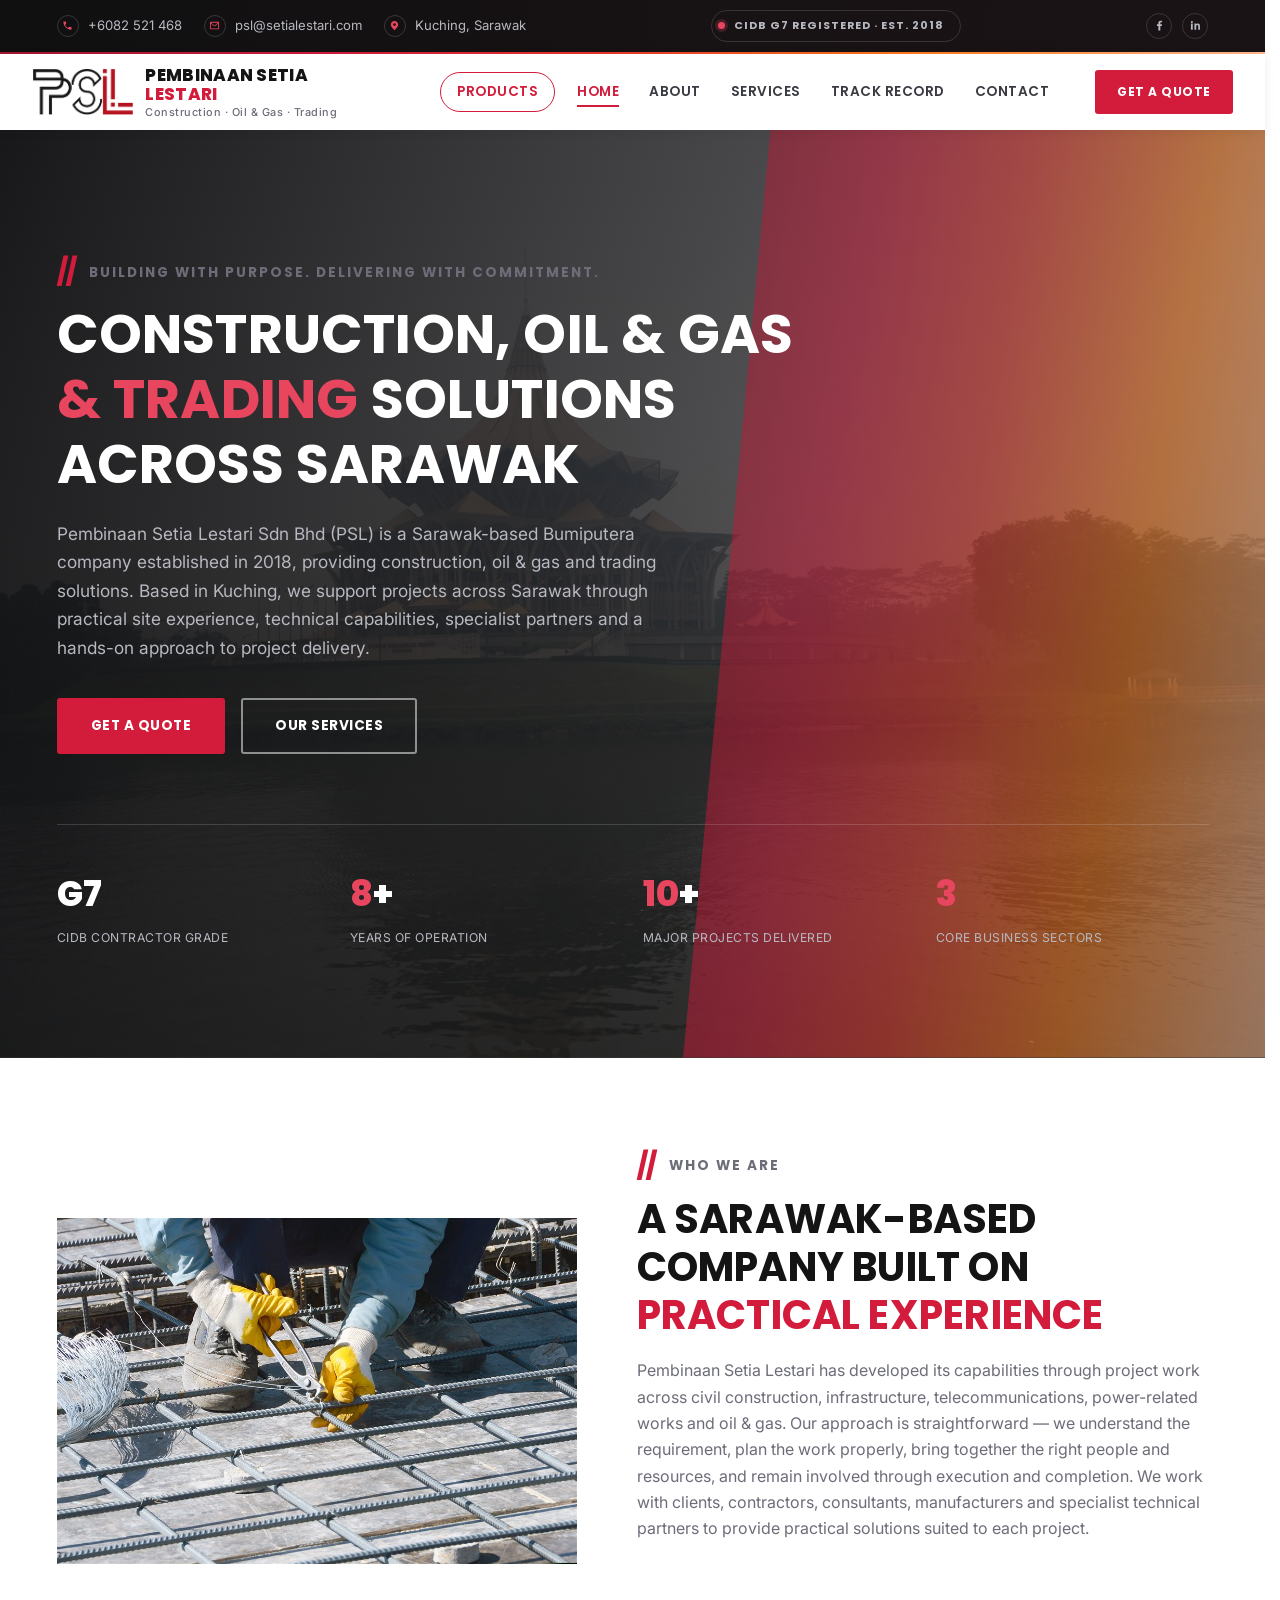
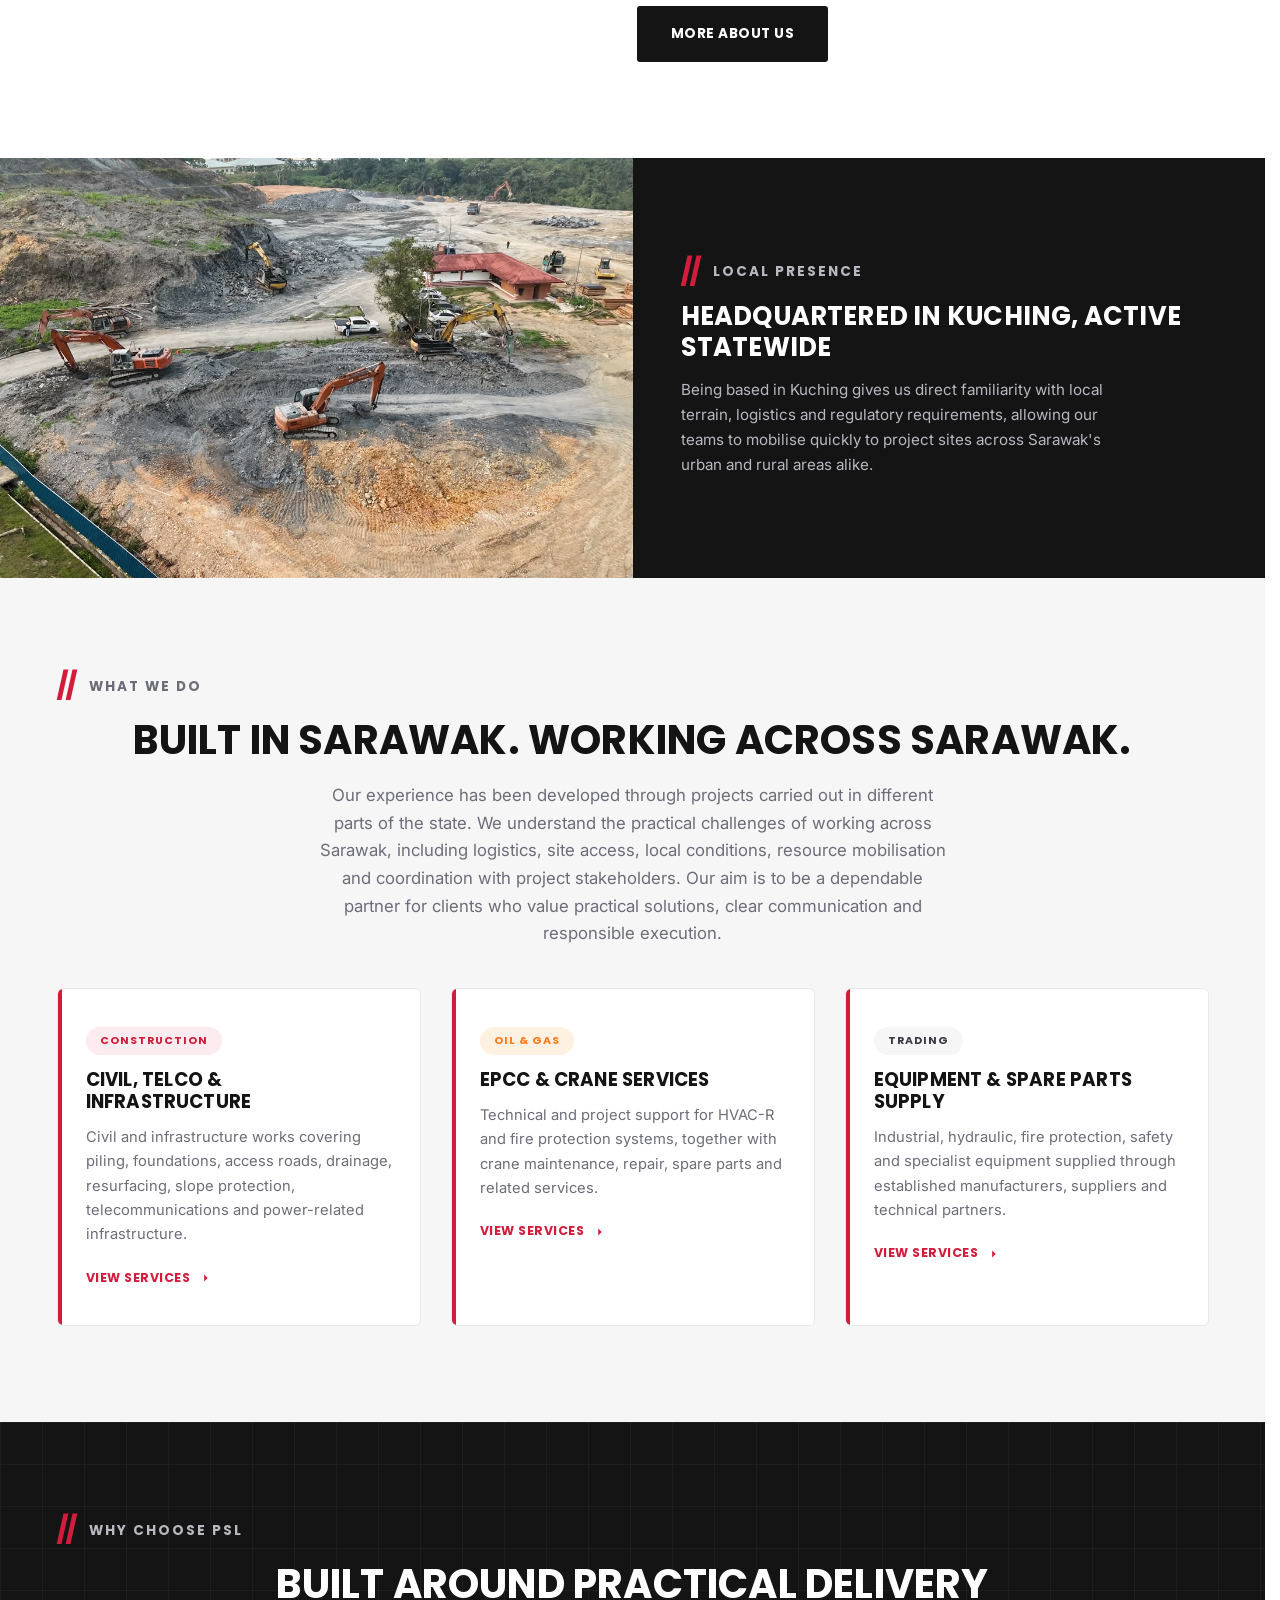
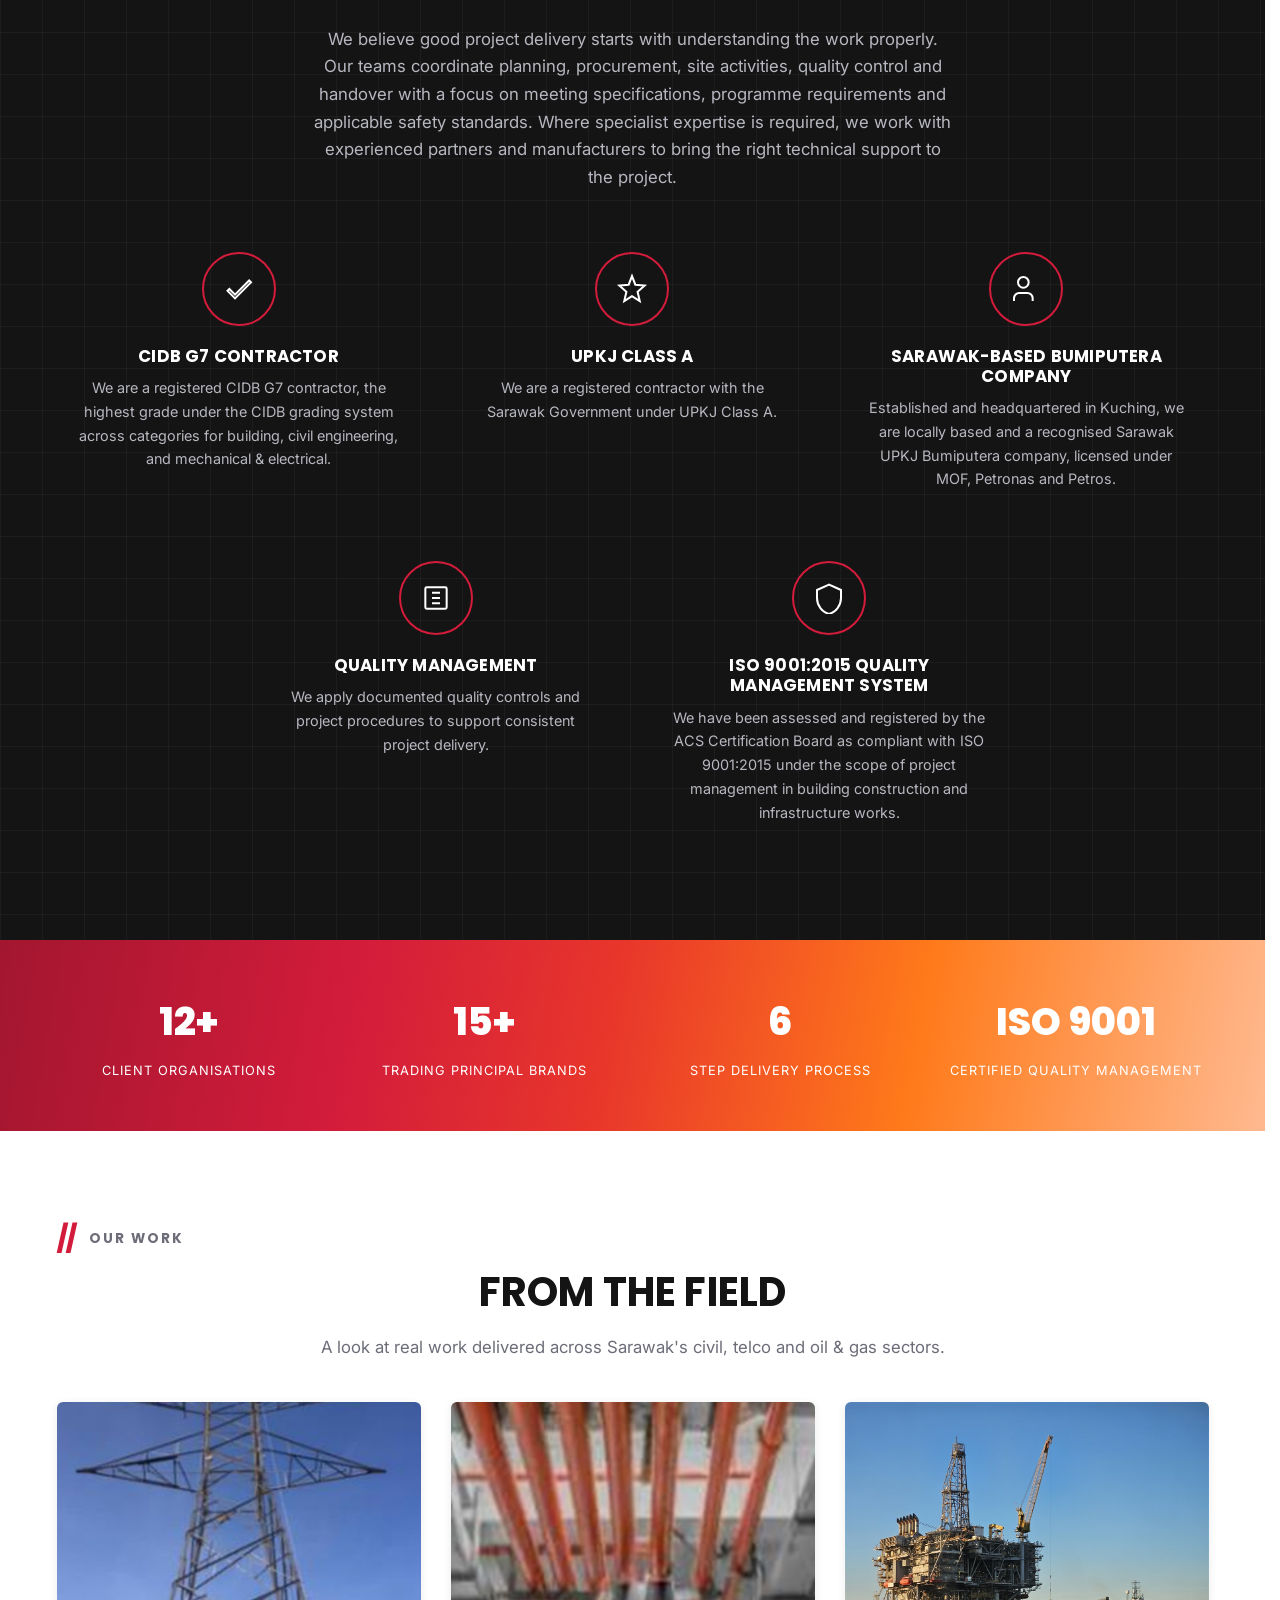
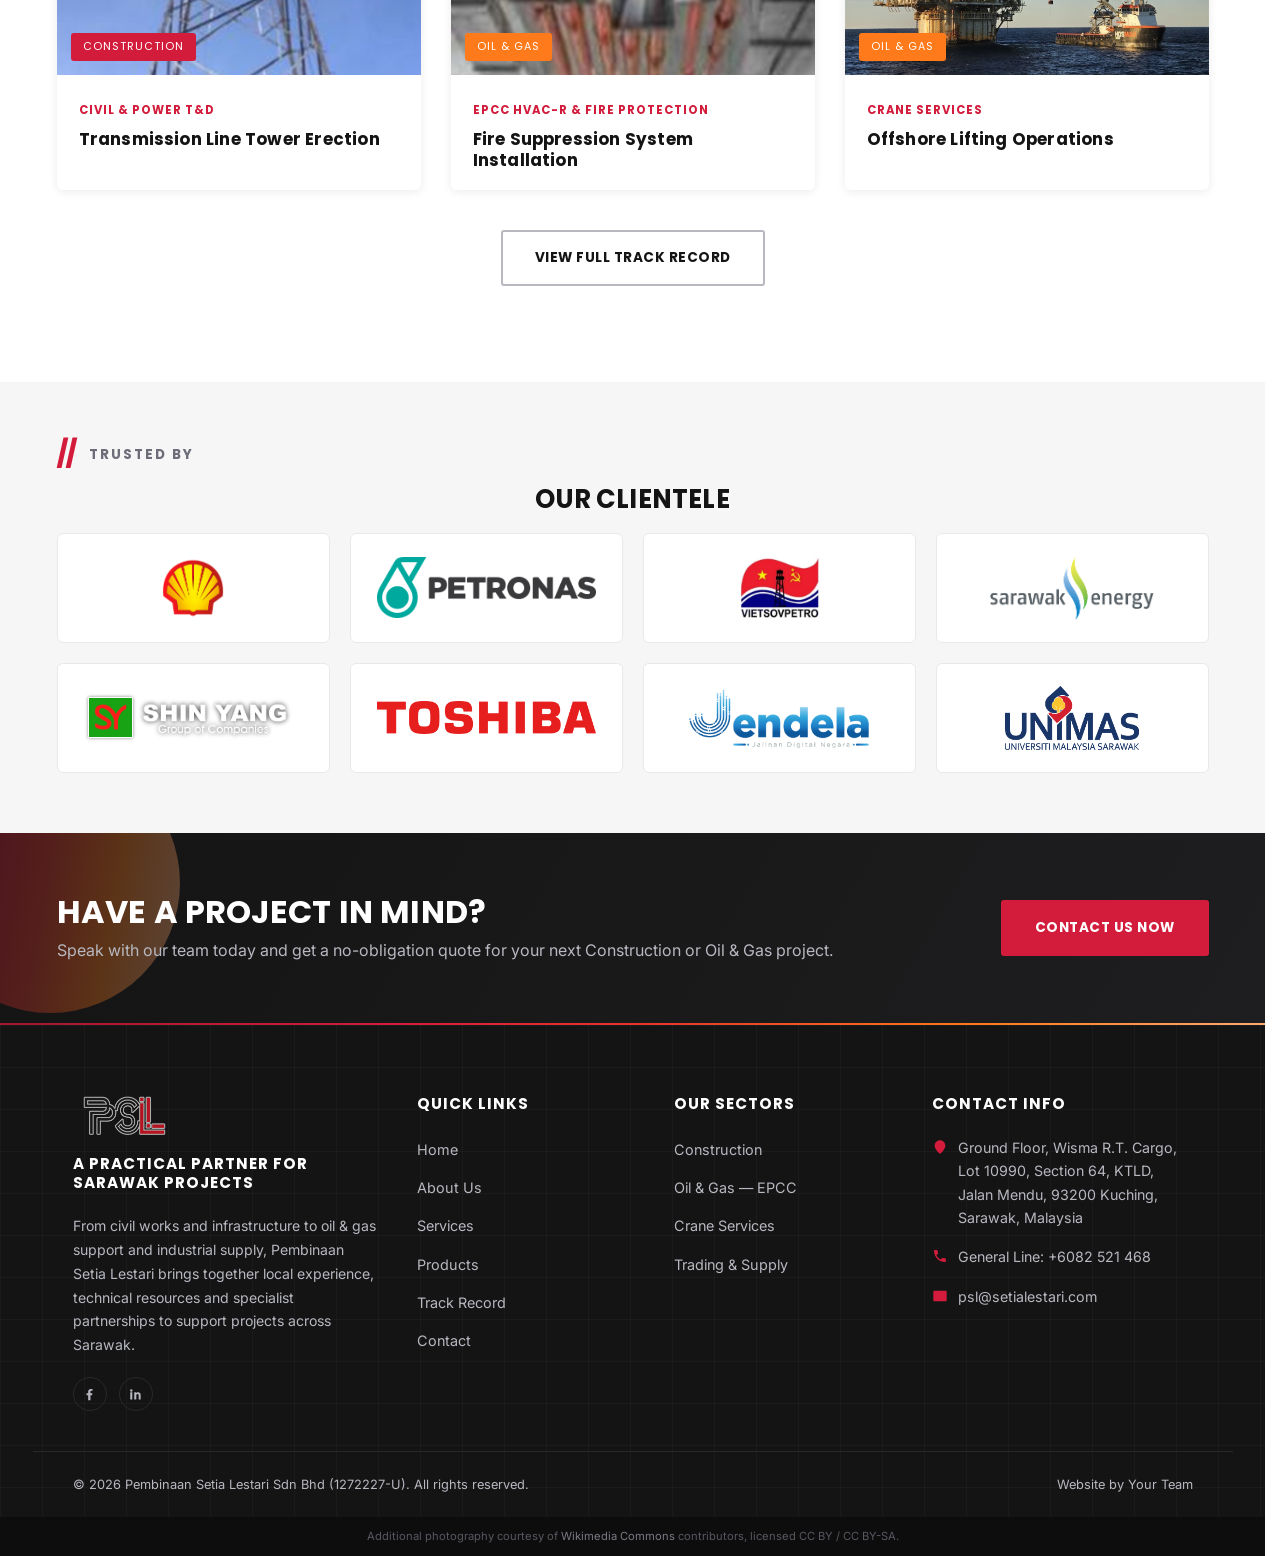
<file: index.html>
<!DOCTYPE html>
<html lang="en">
<head>
<meta charset="UTF-8">
<meta name="viewport" content="width=device-width, initial-scale=1.0">
<title>Pembinaan Setia Lestari Sdn Bhd | Construction · Oil &amp; Gas · Trading — Sarawak</title>
<meta name="description" content="Pembinaan Setia Lestari Sdn Bhd (1272227-U) is a CIDB G7 registered Bumiputera Sarawakian company delivering Construction, Oil & Gas (EPCC, Crane Services) and industrial Trading solutions across Sarawak, Malaysia.">
<link rel="icon" href="assets/favicon.png">
<link rel="preconnect" href="https://fonts.googleapis.com">
<link href="https://fonts.googleapis.com/css2?family=Poppins:wght@600;700;800&family=Inter:wght@400;500;600;700&display=swap" rel="stylesheet">
<link rel="stylesheet" href="css/style.css">
</head>
<body>

<div class="topbar">
  <div class="container">
    <div class="topbar-info">
      <a href="tel:+6082521468"><span class="topbar-ico"><svg viewBox="0 0 24 24" width="12" height="12"><path d="M6.6 10.8c1.4 2.8 3.7 5.1 6.5 6.5l2.2-2.2c.3-.3.7-.4 1-.2 1.1.4 2.3.6 3.5.6.6 0 1 .4 1 1V20c0 .6-.4 1-1 1C10.6 21 3 13.4 3 4c0-.6.4-1 1-1h3.5c.6 0 1 .4 1 1 0 1.2.2 2.4.6 3.5.1.4 0 .8-.2 1L6.6 10.8z"/></svg></span><span class="topbar-text">+6082 521 468</span></a>
      <a href="mailto:psl@setialestari.com"><span class="topbar-ico"><svg viewBox="0 0 24 24" width="12" height="12"><path d="M2 5.5C2 4.7 2.7 4 3.5 4h17c.8 0 1.5.7 1.5 1.5v13c0 .8-.7 1.5-1.5 1.5h-17c-.8 0-1.5-.7-1.5-1.5v-13zm2.2.5 7.8 6 7.8-6H4.2zM20 7.9l-7.5 5.8a1 1 0 0 1-1 0L4 7.9V18.5h16V7.9z"/></svg></span><span class="topbar-text">psl@setialestari.com</span></a>
      <span class="topbar-item topbar-location"><span class="topbar-ico"><svg viewBox="0 0 24 24" width="12" height="12"><path d="M12 2C7.6 2 4 5.6 4 10c0 5.5 7 11.5 7.3 11.7.2.2.5.3.7.3s.5-.1.7-.3C13 21.5 20 15.5 20 10c0-4.4-3.6-8-8-8zm0 11a3 3 0 1 1 0-6 3 3 0 0 1 0 6z"/></svg></span><span class="topbar-text">Kuching, Sarawak</span></span>
    </div>
    <div class="topbar-badge"><span class="pulse-dot"></span>CIDB G7 Registered &middot; Est. 2018</div>
    <div class="topbar-social">
      <a href="#" aria-label="Facebook"><svg viewBox="0 0 24 24" width="13" height="13"><path d="M13.5 21v-8h2.7l.4-3.2h-3.1V7.7c0-.9.3-1.6 1.6-1.6h1.7V3.2C16.5 3.1 15.4 3 14.2 3c-2.6 0-4.3 1.6-4.3 4.4v2.4H7.2v3.2h2.7v8h3.6z"/></svg></a>
      <a href="#" aria-label="LinkedIn"><svg viewBox="0 0 24 24" width="13" height="13"><path d="M6.9 8.4H3.6V20h3.3V8.4zM5.3 3.5a1.9 1.9 0 1 0 0 3.9 1.9 1.9 0 0 0 0-3.9zM20.4 20h-3.3v-6.2c0-1.5-.5-2.5-1.8-2.5-1 0-1.6.7-1.9 1.3-.1.2-.1.6-.1.9V20H10s.1-10.6 0-11.6h3.3v1.6c.4-.7 1.2-1.7 3-1.7 2.2 0 3.9 1.4 3.9 4.5V20z"/></svg></a>
    </div>
  </div>
</div>

<header class="site-header">
  <div class="container navbar">
    <a href="index.html" class="brand">
      <img src="assets/logo.png" alt="PSL — Pembinaan Setia Lestari" class="brand-logo-img">
      <span class="brand-text">
        <span class="brand-word"><span class="p1">Pembinaan Setia</span> <span class="p2">Lestari</span></span>
        <span class="brand-sub">Construction &middot; Oil &amp; Gas &middot; Trading</span>
      </span>
    </a>
    <button class="nav-toggle" aria-label="Toggle menu"><span></span><span></span><span></span></button>
    <div class="nav-overlay"></div>
    <nav class="nav-links">
      <a href="products.html" class="nav-shop">Products</a>
      <a href="index.html">Home</a>
      <a href="about.html">About</a>
      <a href="services.html">Services</a>
      <a href="projects.html">Track Record</a>
      <a href="contact.html">Contact</a>
    </nav>
    <div class="nav-cta">
      <a href="contact.html" class="btn btn-primary btn-sm">Get a Quote</a>
    </div>
  </div>
</header>

<!-- ============ HERO ============ -->
<section class="hero" style="background-image:linear-gradient(115deg, rgba(10,10,12,.93), rgba(18,18,20,.72) 45%, rgba(18,18,20,.5) 75%), url('assets/sarawak/dun-building.jpg');">
  <div class="hero-gradient-block"></div>
  <div class="container">
    <div class="hero-content reveal in">
      <div class="slash-eyebrow"><span class="slash">//</span><span class="label">Building With Purpose. Delivering With Commitment.</span></div>
      <h1>Construction, Oil &amp; Gas <span>&amp; Trading</span> Solutions Across Sarawak</h1>
      <p>Pembinaan Setia Lestari Sdn Bhd (PSL) is a Sarawak-based Bumiputera company established in 2018, providing construction, oil &amp; gas and trading solutions. Based in Kuching, we support projects across Sarawak through practical site experience, technical capabilities, specialist partners and a hands-on approach to project delivery.</p>
      <div class="hero-actions">
        <a href="contact.html" class="btn btn-primary">Get a Quote</a>
        <a href="services.html" class="btn btn-outline">Our Services</a>
      </div>
    </div>

    <div class="hero-stats">
      <div class="reveal in">
        <div class="stat-num">G7</div>
        <div class="stat-label">CIDB Contractor Grade</div>
      </div>
      <div class="reveal in">
        <div class="stat-num"><span data-count="8">0</span>+</div>
        <div class="stat-label">Years Of Operation</div>
      </div>
      <div class="reveal in">
        <div class="stat-num"><span data-count="10">0</span>+</div>
        <div class="stat-label">Major Projects Delivered</div>
      </div>
      <div class="reveal in">
        <div class="stat-num"><span data-count="3">0</span></div>
        <div class="stat-label">Core Business Sectors</div>
      </div>
    </div>
  </div>
</section>

<!-- ============ WHO WE ARE ============ -->
<section class="section-pad">
  <div class="container">
    <div class="about-snippet">
      <div class="photo-block reveal" style="min-height:380px;">
        <img src="assets/photos/construction-rebar-works.jpg" alt="PSL site engineer overseeing foundation works">
      </div>
      <div class="reveal">
        <div class="slash-eyebrow"><span class="slash">//</span><span class="label">Who We Are</span></div>
        <h2 class="section-title">A Sarawak-Based Company Built On <span>Practical Experience</span></h2>
        <p style="color:var(--gray-600); margin-bottom:24px;">Pembinaan Setia Lestari has developed its capabilities through project work across civil construction, infrastructure, telecommunications, power-related works and oil &amp; gas. Our approach is straightforward — we understand the requirement, plan the work properly, bring together the right people and resources, and remain involved through execution and completion. We work with clients, contractors, consultants, manufacturers and specialist technical partners to provide practical solutions suited to each project.</p>
        <a href="about.html" class="btn btn-dark mt-40">More About Us</a>
      </div>
    </div>
  </div>
</section>

<!-- ============ LOCAL PRESENCE ============ -->
<section class="reveal">
  <div class="grid grid-2" style="gap:0;">
    <div class="photo-block" style="height:420px; border-radius:0;">
      <img src="assets/photos/construction-excavator-sunset.jpeg" alt="PSL excavation works on site in Sarawak" style="width:100%; height:100%; object-fit:cover;">
    </div>
    <div style="background:var(--black); color:var(--white); padding:50px 48px; display:flex; flex-direction:column; justify-content:center;">
      <div class="slash-eyebrow"><span class="slash">//</span><span class="label" style="color:var(--gray-400);">Local Presence</span></div>
      <h2 class="section-title" style="color:var(--white); font-size:1.6rem; margin-bottom:14px;">Headquartered In Kuching, Active Statewide</h2>
      <p style="color:var(--gray-400); font-size:.95rem; max-width:44ch;">Being based in Kuching gives us direct familiarity with local terrain, logistics and regulatory requirements, allowing our teams to mobilise quickly to project sites across Sarawak's urban and rural areas alike.</p>
    </div>
  </div>
</section>

<!-- ============ THREE PILLARS ============ -->
<section class="section-pad" style="background:var(--gray-100);">
  <div class="container">
    <div class="slash-eyebrow center"><span class="slash">//</span><span class="label">What We Do</span></div>
    <h2 class="section-title center">Built In Sarawak. Working Across Sarawak.</h2>
    <p class="section-lead center">Our experience has been developed through projects carried out in different parts of the state. We understand the practical challenges of working across Sarawak, including logistics, site access, local conditions, resource mobilisation and coordination with project stakeholders. Our aim is to be a dependable partner for clients who value practical solutions, clear communication and responsible execution.</p>

    <div class="grid grid-3">
      <div class="service-card reveal">
        <span class="pillar-tag construction">Construction</span>
        <h3>Civil, Telco &amp; Infrastructure</h3>
        <p>Civil and infrastructure works covering piling, foundations, access roads, drainage, resurfacing, slope protection, telecommunications and power-related infrastructure.</p>
        <a href="services.html#construction" class="service-link">View Services <svg viewBox="0 0 24 24"><path d="M4 12h16m-6-6 6 6-6 6"/></svg></a>
      </div>
      <div class="service-card reveal">
        <span class="pillar-tag oilgas">Oil &amp; Gas</span>
        <h3>EPCC &amp; Crane Services</h3>
        <p>Technical and project support for HVAC-R and fire protection systems, together with crane maintenance, repair, spare parts and related services.</p>
        <a href="services.html#oilgas" class="service-link">View Services <svg viewBox="0 0 24 24"><path d="M4 12h16m-6-6 6 6-6 6"/></svg></a>
      </div>
      <div class="service-card reveal">
        <span class="pillar-tag trading">Trading</span>
        <h3>Equipment &amp; Spare Parts Supply</h3>
        <p>Industrial, hydraulic, fire protection, safety and specialist equipment supplied through established manufacturers, suppliers and technical partners.</p>
        <a href="services.html#trading" class="service-link">View Services <svg viewBox="0 0 24 24"><path d="M4 12h16m-6-6 6 6-6 6"/></svg></a>
      </div>
    </div>
  </div>
</section>

<!-- ============ WHY CHOOSE US ============ -->
<section class="section-pad why-section">
  <div class="container">
    <div class="slash-eyebrow center"><span class="slash">//</span><span class="label">Why Choose PSL</span></div>
    <h2 class="section-title center">Built Around Practical Delivery</h2>
    <p class="section-lead center">We believe good project delivery starts with understanding the work properly. Our teams coordinate planning, procurement, site activities, quality control and handover with a focus on meeting specifications, programme requirements and applicable safety standards. Where specialist expertise is required, we work with experienced partners and manufacturers to bring the right technical support to the project.</p>

    <div class="feature-grid-centered" data-collapse-mobile="3">
      <div class="feature-item reveal">
        <div class="feature-icon"><svg viewBox="0 0 24 24"><path d="M9 16.2 4.8 12l-1.4 1.4L9 19 21 7l-1.4-1.4z"/></svg></div>
        <h4>CIDB G7 Contractor</h4>
        <p>We are a registered CIDB G7 contractor, the highest grade under the CIDB grading system across categories for building, civil engineering, and mechanical &amp; electrical.</p>
      </div>
      <div class="feature-item reveal">
        <div class="feature-icon"><svg viewBox="0 0 24 24"><path d="M12 17.3 6.2 21l1.6-6.9L2.5 9.4l7-.6L12 2.3l2.5 6.5 7 .6-5.3 4.7L17.8 21z"/></svg></div>
        <h4>UPKJ Class A</h4>
        <p>We are a registered contractor with the Sarawak Government under UPKJ Class A.</p>
      </div>
      <div class="feature-item reveal">
        <div class="feature-icon"><svg viewBox="0 0 24 24"><path d="M17 21v-2a4 4 0 0 0-4-4H7a4 4 0 0 0-4 4v2M10 11a4 4 0 1 0 0-8 4 4 0 0 0 0 8z"/></svg></div>
        <h4>Sarawak-Based Bumiputera Company</h4>
        <p>Established and headquartered in Kuching, we are locally based and a recognised Sarawak UPKJ Bumiputera company, licensed under MOF, Petronas and Petros.</p>
      </div>
      <div class="feature-item reveal">
        <div class="feature-icon"><svg viewBox="0 0 24 24"><path d="M9 12h6M9 16h6M9 8h6M5 4h14a1 1 0 0 1 1 1v14a1 1 0 0 1-1 1H5a1 1 0 0 1-1-1V5a1 1 0 0 1 1-1z"/></svg></div>
        <h4>Quality Management</h4>
        <p>We apply documented quality controls and project procedures to support consistent project delivery.</p>
      </div>
      <div class="feature-item reveal">
        <div class="feature-icon"><svg viewBox="0 0 24 24"><path d="M12 2 3 6v6c0 5.5 3.8 10.7 9 12 5.2-1.3 9-6.5 9-12V6l-9-4z"/></svg></div>
        <h4>ISO 9001:2015 Quality Management System</h4>
        <p>We have been assessed and registered by the ACS Certification Board as compliant with ISO 9001:2015 under the scope of project management in building construction and infrastructure works.</p>
      </div>
    </div>
  </div>
</section>

<!-- ============ STATS BAND ============ -->
<section class="stats-band">
  <div class="container">
    <div class="grid grid-4">
      <div>
        <div class="stat-num">12+</div>
        <div class="stat-label">Client Organisations</div>
      </div>
      <div>
        <div class="stat-num">15+</div>
        <div class="stat-label">Trading Principal Brands</div>
      </div>
      <div>
        <div class="stat-num">6</div>
        <div class="stat-label">Step Delivery Process</div>
      </div>
      <div>
        <div class="stat-num">ISO 9001</div>
        <div class="stat-label">Certified Quality Management</div>
      </div>
    </div>
  </div>
</section>

<!-- ============ TRACK RECORD HIGHLIGHT ============ -->
<section class="section-pad">
  <div class="container">
    <div class="slash-eyebrow center"><span class="slash">//</span><span class="label">Our Work</span></div>
    <h2 class="section-title center">From The Field</h2>
    <p class="section-lead center">A look at real work delivered across Sarawak's civil, telco and oil &amp; gas sectors.</p>

    <div class="grid grid-3">
      <div class="project-card reveal">
        <div class="photo-block">
          <img src="assets/photos/construction-transmission-tower.jpg" alt="Power transmission tower erection">
          <span class="ph-tag construction">Construction</span>
        </div>
        <div class="project-info">
          <span class="project-cat">Civil &amp; Power T&amp;D</span>
          <h3>Transmission Line Tower Erection</h3>
        </div>
      </div>
      <div class="project-card reveal">
        <div class="photo-block">
          <img src="assets/photos/oilgas-fireprotection-piping.jpg" alt="Fire protection piping installation">
          <span class="ph-tag oilgas">Oil &amp; Gas</span>
        </div>
        <div class="project-info">
          <span class="project-cat">EPCC HVAC-R &amp; Fire Protection</span>
          <h3>Fire Suppression System Installation</h3>
        </div>
      </div>
      <div class="project-card reveal">
        <div class="photo-block">
          <img src="assets/photos/crane-services-platform.jpg" alt="Offshore crane lifting operation">
          <span class="ph-tag oilgas">Oil &amp; Gas</span>
        </div>
        <div class="project-info">
          <span class="project-cat">Crane Services</span>
          <h3>Offshore Lifting Operations</h3>
        </div>
      </div>
    </div>
    <div class="center mt-40"><a href="projects.html" class="btn btn-outline-dark">View Full Track Record</a></div>
  </div>
</section>

<!-- ============ CLIENTS ============ -->
<section class="section-pad" style="background:var(--gray-100); padding-top:60px; padding-bottom:60px;">
  <div class="container">
    <div class="slash-eyebrow center"><span class="slash">//</span><span class="label">Trusted By</span></div>
    <h2 class="section-title center" style="font-size:1.6rem;">Our Clientele</h2>
    <div class="client-logos reveal">
      <div class="client-logo-card"><img src="assets/clients/client-shell.png" alt="Shell"></div>
      <div class="client-logo-card"><img src="assets/clients/client-petronas.png" alt="Petronas"></div>
      <div class="client-logo-card"><img src="assets/clients/client-vietsovpetro.png" alt="Vietsovpetro"></div>
      <div class="client-logo-card"><img src="assets/clients/client-sarawak-energy.png" alt="Sarawak Energy"></div>
      <div class="client-logo-card"><img src="assets/clients/client-shinyang.png" alt="Shin Yang"></div>
      <div class="client-logo-card"><img src="assets/clients/client-toshiba.png" alt="Toshiba"></div>
      <div class="client-logo-card"><img src="assets/clients/client-jendela.png" alt="Jendela"></div>
      <div class="client-logo-card"><img src="assets/clients/client-unimas.png" alt="UNIMAS"></div>
    </div>
  </div>
</section>

<!-- ============ CTA BANNER ============ -->
<section class="cta-banner">
  <div class="container cta-inner">
    <div>
      <h2>Have a project in mind?</h2>
      <p>Speak with our team today and get a no-obligation quote for your next Construction or Oil &amp; Gas project.</p>
    </div>
    <a href="contact.html" class="btn btn-primary">Contact Us Now</a>
  </div>
</section>

<!-- ============ FOOTER ============ -->
<footer class="site-footer">
  <div class="container footer-top">
    <div class="footer-about">
      <img src="assets/logo-stroke.png" alt="PSL — Pembinaan Setia Lestari" class="footer-logo-img">
      <h5>A Practical Partner For Sarawak Projects</h5>
      <p>From civil works and infrastructure to oil &amp; gas support and industrial supply, Pembinaan Setia Lestari brings together local experience, technical resources and specialist partnerships to support projects across Sarawak.</p>
      <div class="footer-social">
        <a href="#" aria-label="Facebook"><svg viewBox="0 0 24 24" width="13" height="13"><path d="M13.5 21v-8h2.7l.4-3.2h-3.1V7.7c0-.9.3-1.6 1.6-1.6h1.7V3.2C16.5 3.1 15.4 3 14.2 3c-2.6 0-4.3 1.6-4.3 4.4v2.4H7.2v3.2h2.7v8h3.6z"/></svg></a>
        <a href="#" aria-label="LinkedIn"><svg viewBox="0 0 24 24" width="13" height="13"><path d="M6.9 8.4H3.6V20h3.3V8.4zM5.3 3.5a1.9 1.9 0 1 0 0 3.9 1.9 1.9 0 0 0 0-3.9zM20.4 20h-3.3v-6.2c0-1.5-.5-2.5-1.8-2.5-1 0-1.6.7-1.9 1.3-.1.2-.1.6-.1.9V20H10s.1-10.6 0-11.6h3.3v1.6c.4-.7 1.2-1.7 3-1.7 2.2 0 3.9 1.4 3.9 4.5V20z"/></svg></a>
      </div>
    </div>
    <div>
      <h5>Quick Links</h5>
      <ul class="footer-links">
        <li><a href="index.html">Home</a></li>
        <li><a href="about.html">About Us</a></li>
        <li><a href="services.html">Services</a></li>
        <li><a href="products.html">Products</a></li>
        <li><a href="projects.html">Track Record</a></li>
        <li><a href="contact.html">Contact</a></li>
      </ul>
    </div>
    <div>
      <h5>Our Sectors</h5>
      <ul class="footer-links">
        <li><a href="services.html#construction">Construction</a></li>
        <li><a href="services.html#oilgas">Oil &amp; Gas — EPCC</a></li>
        <li><a href="services.html#oilgas">Crane Services</a></li>
        <li><a href="services.html#trading">Trading &amp; Supply</a></li>
      </ul>
    </div>
    <div>
      <h5>Contact Info</h5>
      <ul class="footer-contact">
        <li><svg viewBox="0 0 24 24"><path d="M12 2C7.6 2 4 5.6 4 10c0 5.5 7 11.5 7.3 11.7.2.2.5.3.7.3s.5-.1.7-.3C13 21.5 20 15.5 20 10c0-4.4-3.6-8-8-8z"/></svg> Ground Floor, Wisma R.T. Cargo, Lot 10990, Section 64, KTLD, Jalan Mendu, 93200 Kuching, Sarawak, Malaysia</li>
        <li><svg viewBox="0 0 24 24"><path d="M6.6 10.8c1.4 2.8 3.7 5.1 6.5 6.5l2.2-2.2c.3-.3.7-.4 1-.2 1.1.4 2.3.6 3.5.6.6 0 1 .4 1 1V20c0 .6-.4 1-1 1C10.6 21 3 13.4 3 4c0-.6.4-1 1-1h3.5c.6 0 1 .4 1 1 0 1.2.2 2.4.6 3.5.1.4 0 .8-.2 1L6.6 10.8z"/></svg> General Line: +6082 521 468</li>
        <li><svg viewBox="0 0 24 24"><path d="M2 5.5C2 4.7 2.7 4 3.5 4h17c.8 0 1.5.7 1.5 1.5v13c0 .8-.7 1.5-1.5 1.5h-17c-.8 0-1.5-.7-1.5-1.5v-13z"/></svg> psl@setialestari.com</li>
      </ul>
    </div>
  </div>
  <div class="container footer-bottom">
    <span>&copy; <span id="year"></span> Pembinaan Setia Lestari Sdn Bhd (1272227-U). All rights reserved.</span>
    <span>Website by <a href="#">Your Team</a></span>
  </div>
<div class="photo-credits">Additional photography courtesy of <a href="https://commons.wikimedia.org" target="_blank" rel="noopener">Wikimedia Commons</a> contributors, licensed CC BY / CC BY-SA.</div>
</footer>

<button class="back-to-top" aria-label="Back to top"><svg viewBox="0 0 24 24"><path d="M12 4l-8 8h5v8h6v-8h5z"/></svg></button>

<script src="js/script.js"></script>
<script>document.getElementById('year').textContent = new Date().getFullYear();</script>
</body>
</html>
</file>
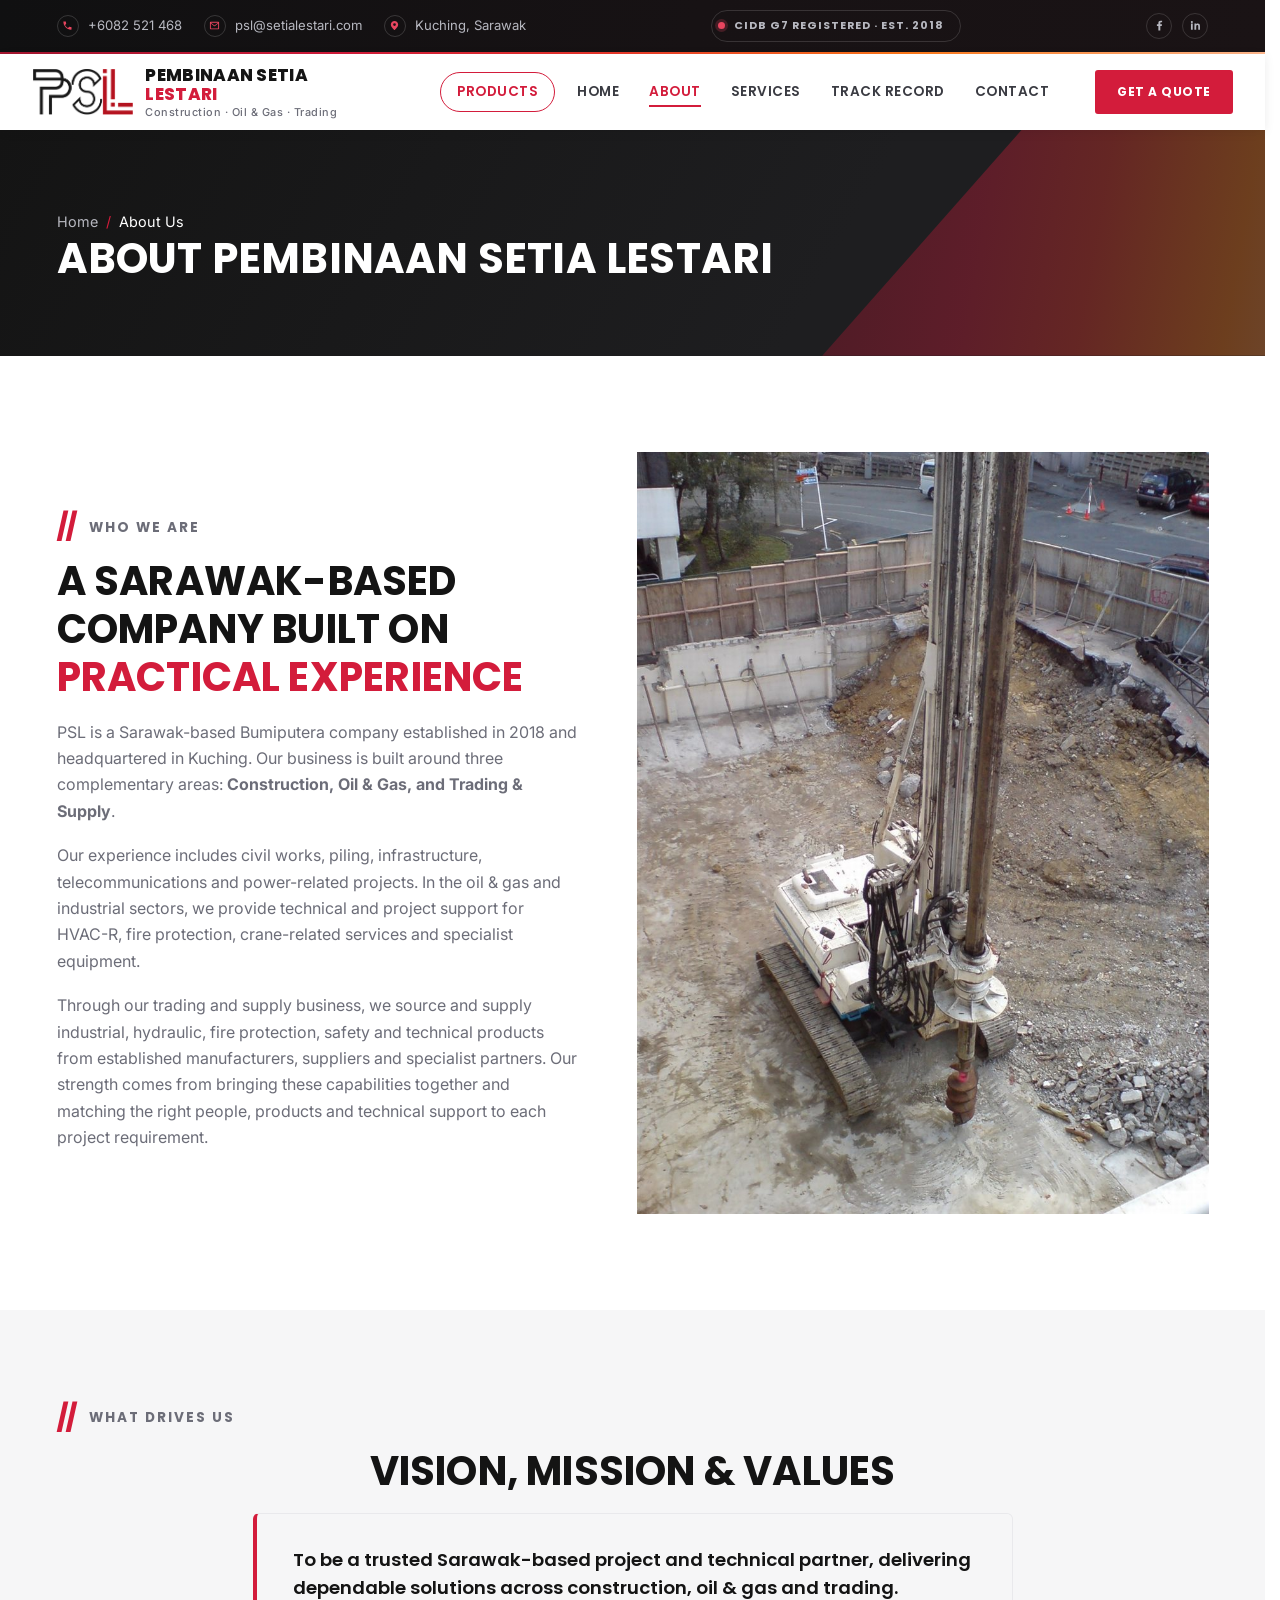
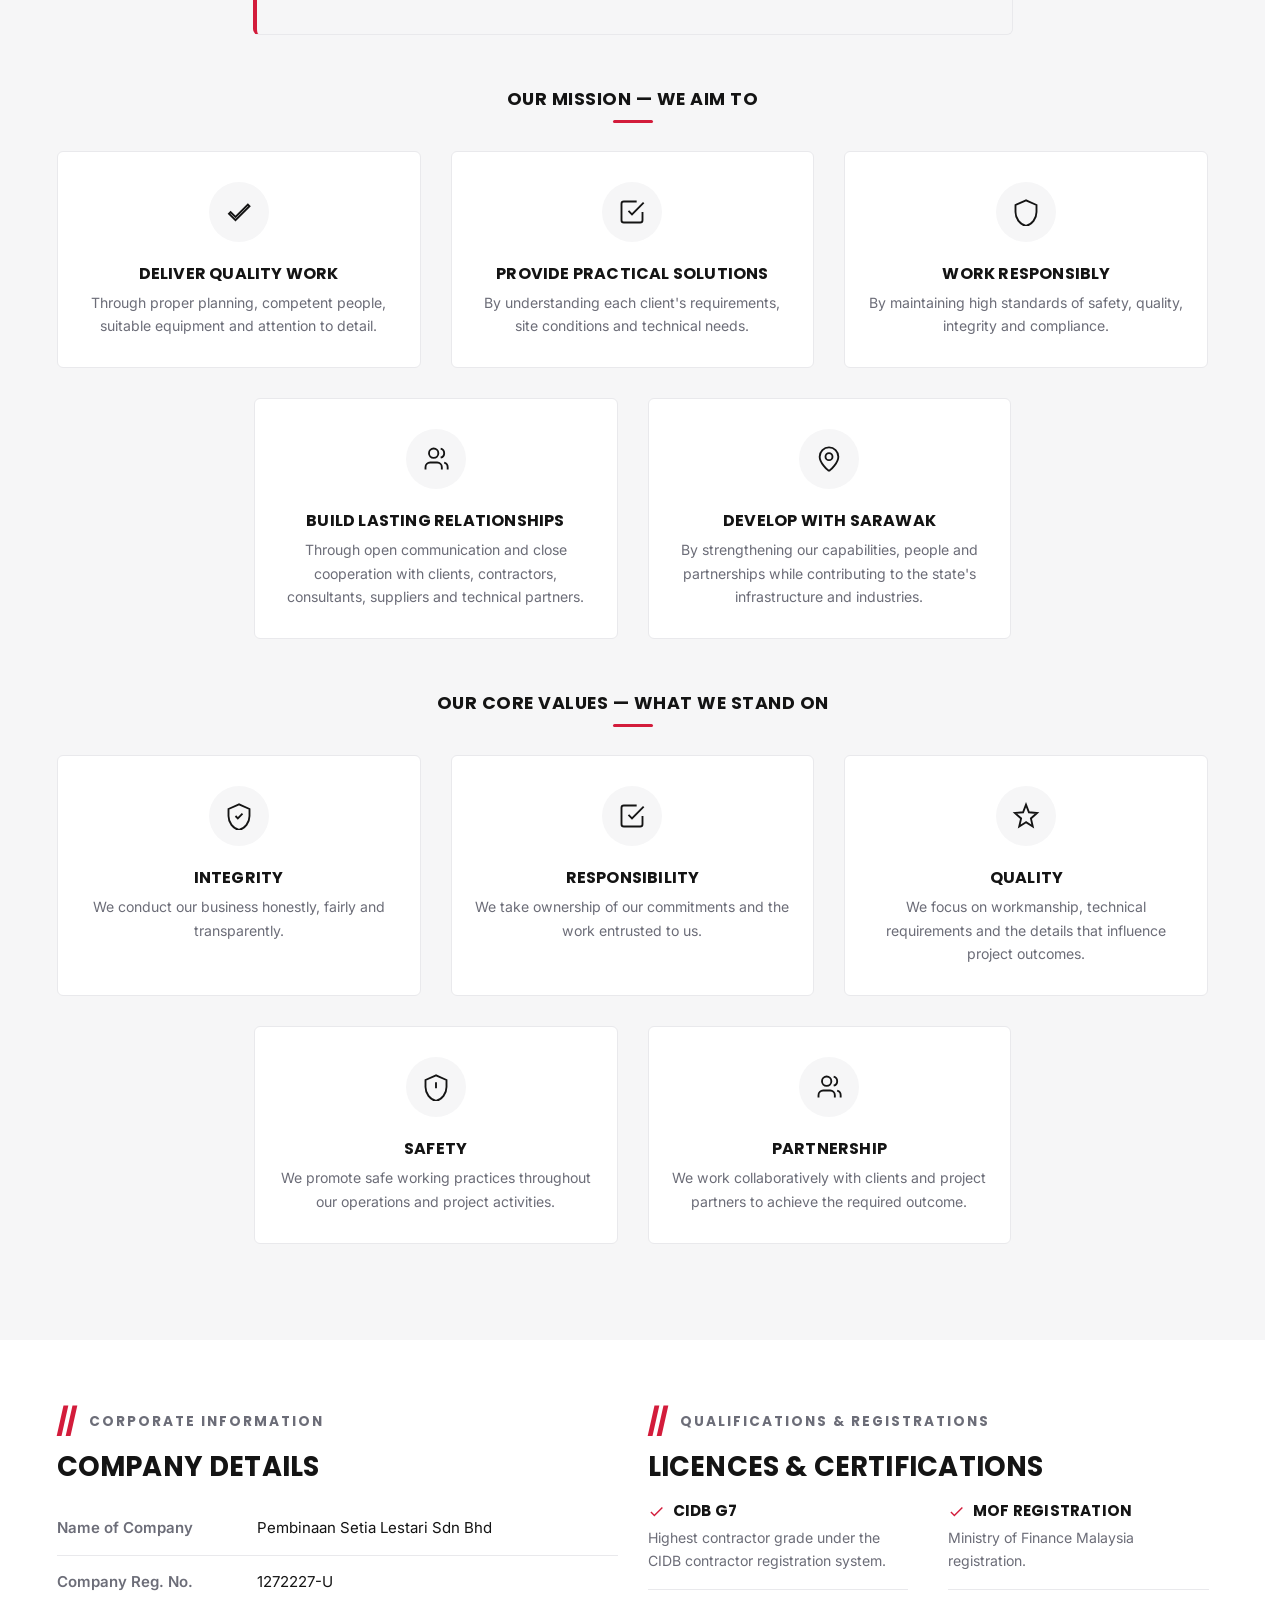
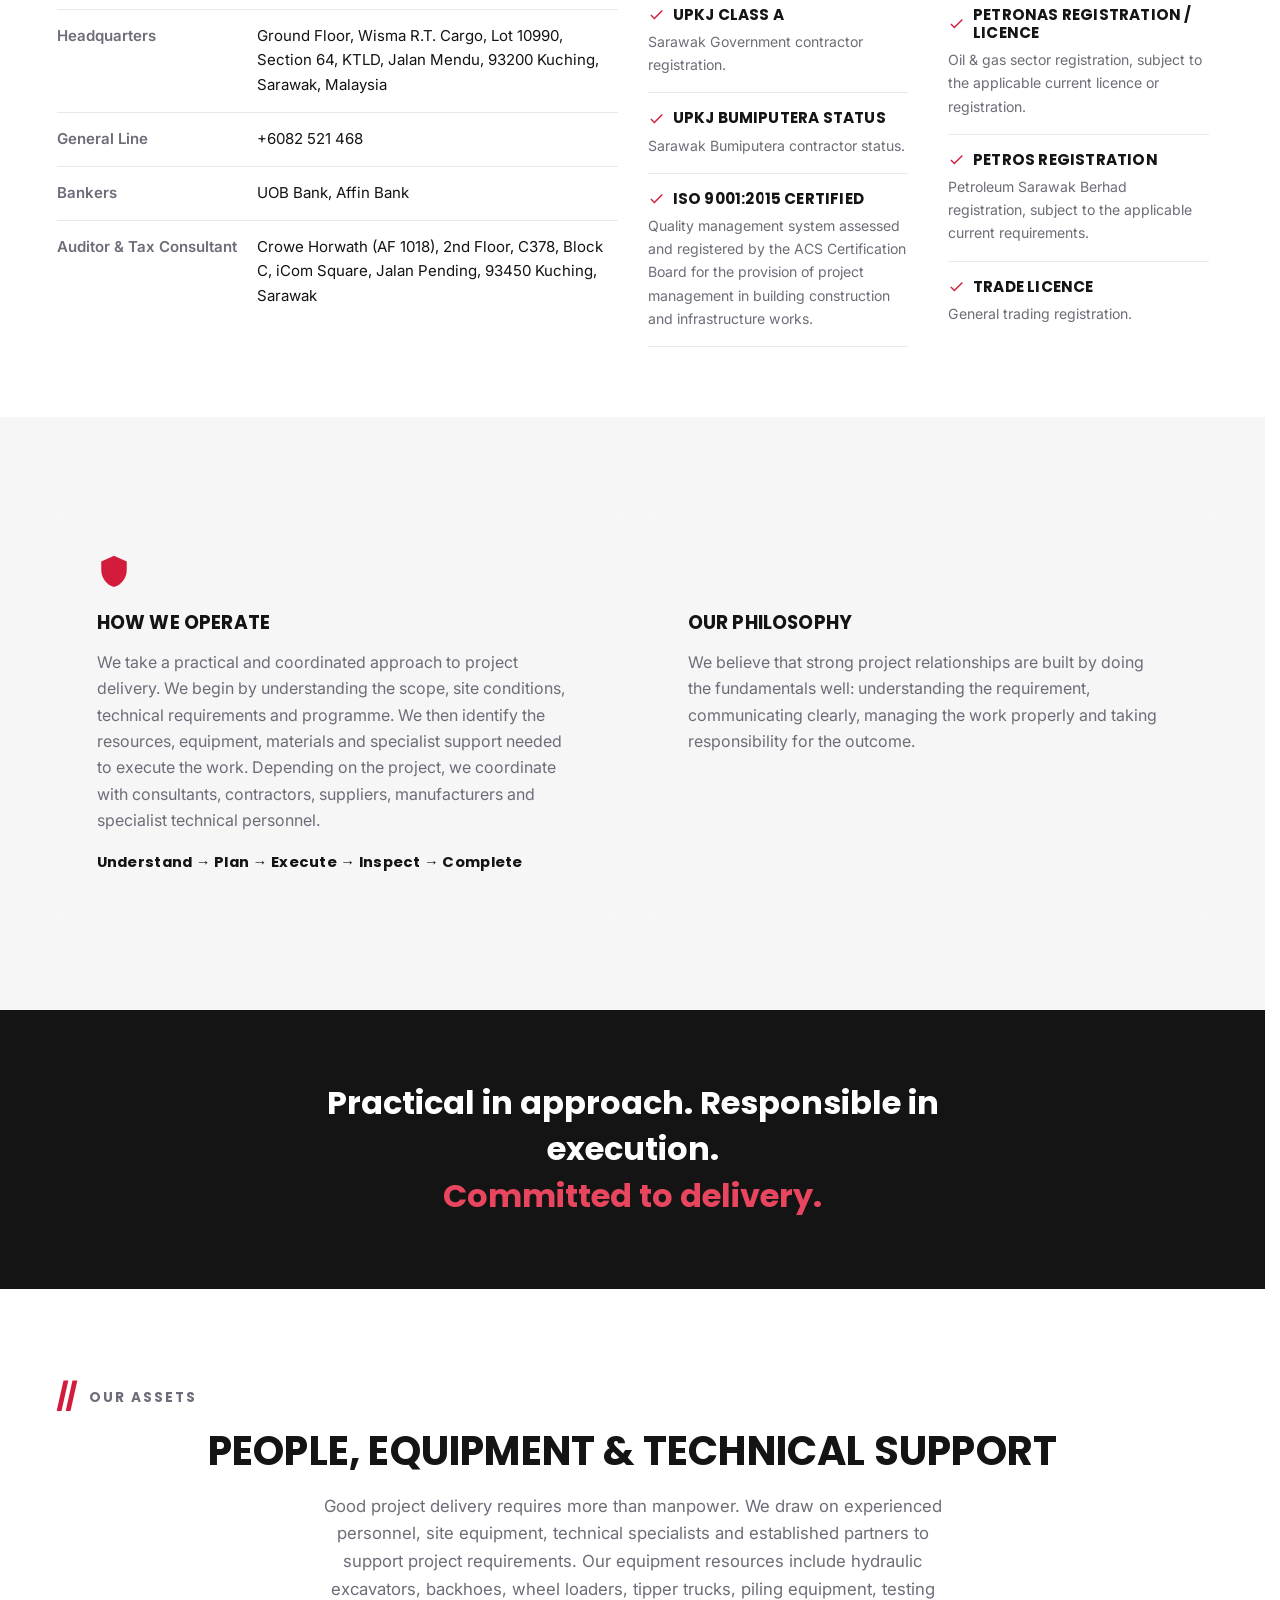
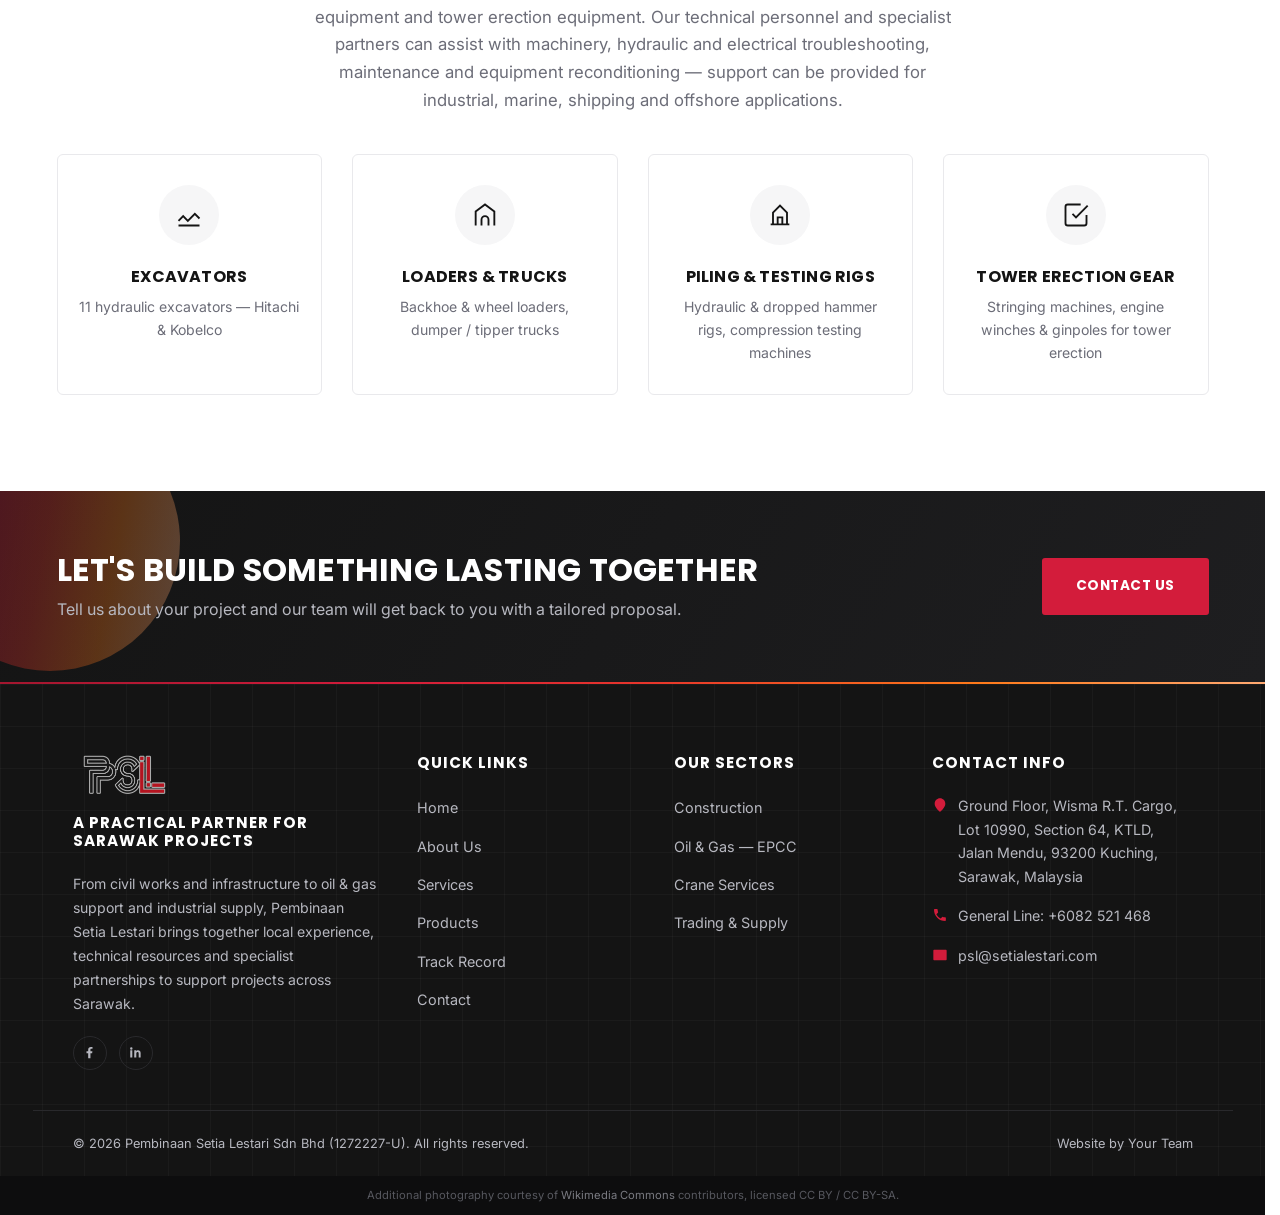
<file: about.html>
<!DOCTYPE html>
<html lang="en">
<head>
<meta charset="UTF-8">
<meta name="viewport" content="width=device-width, initial-scale=1.0">
<title>About Us | Pembinaan Setia Lestari Sdn Bhd</title>
<meta name="description" content="Corporate information, qualifications and organisation of Pembinaan Setia Lestari Sdn Bhd (1272227-U) — CIDB G7 registered Bumiputera Sarawakian Construction and Oil & Gas company.">
<link rel="icon" href="assets/favicon.png">
<link rel="preconnect" href="https://fonts.googleapis.com">
<link href="https://fonts.googleapis.com/css2?family=Poppins:wght@600;700;800&family=Inter:wght@400;500;600;700&display=swap" rel="stylesheet">
<link rel="stylesheet" href="css/style.css">
</head>
<body>

<div class="topbar">
  <div class="container">
    <div class="topbar-info">
      <a href="tel:+6082521468"><span class="topbar-ico"><svg viewBox="0 0 24 24" width="12" height="12"><path d="M6.6 10.8c1.4 2.8 3.7 5.1 6.5 6.5l2.2-2.2c.3-.3.7-.4 1-.2 1.1.4 2.3.6 3.5.6.6 0 1 .4 1 1V20c0 .6-.4 1-1 1C10.6 21 3 13.4 3 4c0-.6.4-1 1-1h3.5c.6 0 1 .4 1 1 0 1.2.2 2.4.6 3.5.1.4 0 .8-.2 1L6.6 10.8z"/></svg></span><span class="topbar-text">+6082 521 468</span></a>
      <a href="mailto:psl@setialestari.com"><span class="topbar-ico"><svg viewBox="0 0 24 24" width="12" height="12"><path d="M2 5.5C2 4.7 2.7 4 3.5 4h17c.8 0 1.5.7 1.5 1.5v13c0 .8-.7 1.5-1.5 1.5h-17c-.8 0-1.5-.7-1.5-1.5v-13zm2.2.5 7.8 6 7.8-6H4.2zM20 7.9l-7.5 5.8a1 1 0 0 1-1 0L4 7.9V18.5h16V7.9z"/></svg></span><span class="topbar-text">psl@setialestari.com</span></a>
      <span class="topbar-item topbar-location"><span class="topbar-ico"><svg viewBox="0 0 24 24" width="12" height="12"><path d="M12 2C7.6 2 4 5.6 4 10c0 5.5 7 11.5 7.3 11.7.2.2.5.3.7.3s.5-.1.7-.3C13 21.5 20 15.5 20 10c0-4.4-3.6-8-8-8zm0 11a3 3 0 1 1 0-6 3 3 0 0 1 0 6z"/></svg></span><span class="topbar-text">Kuching, Sarawak</span></span>
    </div>
    <div class="topbar-badge"><span class="pulse-dot"></span>CIDB G7 Registered &middot; Est. 2018</div>
    <div class="topbar-social">
      <a href="#" aria-label="Facebook"><svg viewBox="0 0 24 24" width="13" height="13"><path d="M13.5 21v-8h2.7l.4-3.2h-3.1V7.7c0-.9.3-1.6 1.6-1.6h1.7V3.2C16.5 3.1 15.4 3 14.2 3c-2.6 0-4.3 1.6-4.3 4.4v2.4H7.2v3.2h2.7v8h3.6z"/></svg></a>
      <a href="#" aria-label="LinkedIn"><svg viewBox="0 0 24 24" width="13" height="13"><path d="M6.9 8.4H3.6V20h3.3V8.4zM5.3 3.5a1.9 1.9 0 1 0 0 3.9 1.9 1.9 0 0 0 0-3.9zM20.4 20h-3.3v-6.2c0-1.5-.5-2.5-1.8-2.5-1 0-1.6.7-1.9 1.3-.1.2-.1.6-.1.9V20H10s.1-10.6 0-11.6h3.3v1.6c.4-.7 1.2-1.7 3-1.7 2.2 0 3.9 1.4 3.9 4.5V20z"/></svg></a>
    </div>
  </div>
</div>

<header class="site-header">
  <div class="container navbar">
    <a href="index.html" class="brand">
      <img src="assets/logo.png" alt="PSL — Pembinaan Setia Lestari" class="brand-logo-img">
      <span class="brand-text">
        <span class="brand-word"><span class="p1">Pembinaan Setia</span> <span class="p2">Lestari</span></span>
        <span class="brand-sub">Construction &middot; Oil &amp; Gas &middot; Trading</span>
      </span>
    </a>
    <button class="nav-toggle" aria-label="Toggle menu"><span></span><span></span><span></span></button>
    <div class="nav-overlay"></div>
    <nav class="nav-links">
      <a href="products.html" class="nav-shop">Products</a>
      <a href="index.html">Home</a>
      <a href="about.html">About</a>
      <a href="services.html">Services</a>
      <a href="projects.html">Track Record</a>
      <a href="contact.html">Contact</a>
    </nav>
    <div class="nav-cta">
      <a href="contact.html" class="btn btn-primary btn-sm">Get a Quote</a>
    </div>
  </div>
</header>

<section class="page-header">
  <div class="container">
    <div class="breadcrumb"><a href="index.html">Home</a><span class="sep">/</span><span class="current">About Us</span></div>
    <h1>About Pembinaan Setia Lestari</h1>
  </div>
</section>

<!-- WHO WE ARE -->
<section class="section-pad">
  <div class="container">
    <div class="about-snippet">
      <div class="reveal">
        <div class="slash-eyebrow"><span class="slash">//</span><span class="label">Who We Are</span></div>
        <h2 class="section-title">A Sarawak-Based Company Built On <span>Practical Experience</span></h2>
        <p style="color:var(--gray-600); margin-bottom:18px;">PSL is a Sarawak-based Bumiputera company established in 2018 and headquartered in Kuching. Our business is built around three complementary areas: <strong>Construction, Oil &amp; Gas, and Trading &amp; Supply</strong>.</p>
        <p style="color:var(--gray-600); margin-bottom:18px;">Our experience includes civil works, piling, infrastructure, telecommunications and power-related projects. In the oil &amp; gas and industrial sectors, we provide technical and project support for HVAC-R, fire protection, crane-related services and specialist equipment.</p>
        <p style="color:var(--gray-600);">Through our trading and supply business, we source and supply industrial, hydraulic, fire protection, safety and technical products from established manufacturers, suppliers and specialist partners. Our strength comes from bringing these capabilities together and matching the right people, products and technical support to each project requirement.</p>
      </div>
      <div class="photo-block reveal" style="min-height:380px;">
        <img src="assets/photos/construction-hillside-site.jpg" alt="PSL construction site in Sarawak">
      </div>
    </div>
  </div>
</section>

<!-- VISION, MISSION & VALUES -->
<section class="section-pad" style="background:var(--gray-100);">
  <div class="container">
    <div class="slash-eyebrow center"><span class="slash">//</span><span class="label">What Drives Us</span></div>
    <h2 class="section-title center">Vision, Mission &amp; Values</h2>
    <div class="vision-box reveal" style="max-width:760px; margin:0 auto;">
      <p>To be a trusted Sarawak-based project and technical partner, delivering dependable solutions across construction, oil &amp; gas and trading.</p>
    </div>

    <h3 class="subsection-title">Our Mission — We Aim To</h3>
    <div class="feature-grid-centered" data-collapse-mobile="3">
      <div class="value-card reveal" style="background:var(--white);">
        <div class="service-icon"><svg viewBox="0 0 24 24"><path d="M9 16.2 4.8 12l-1.4 1.4L9 19 21 7l-1.4-1.4z"/></svg></div>
        <h4 style="font-size:1rem; text-transform:uppercase; margin-bottom:8px;">Deliver Quality Work</h4>
        <p style="color:var(--gray-600); font-size:.88rem;">Through proper planning, competent people, suitable equipment and attention to detail.</p>
      </div>
      <div class="value-card reveal" style="background:var(--white);">
        <div class="service-icon"><svg viewBox="0 0 24 24"><path d="M9 11l3 3L22 4M21 12v7a2 2 0 0 1-2 2H5a2 2 0 0 1-2-2V5a2 2 0 0 1 2-2h11"/></svg></div>
        <h4 style="font-size:1rem; text-transform:uppercase; margin-bottom:8px;">Provide Practical Solutions</h4>
        <p style="color:var(--gray-600); font-size:.88rem;">By understanding each client's requirements, site conditions and technical needs.</p>
      </div>
      <div class="value-card reveal" style="background:var(--white);">
        <div class="service-icon"><svg viewBox="0 0 24 24"><path d="M12 2 3 6v6c0 5.5 3.8 10.7 9 12 5.2-1.3 9-6.5 9-12V6l-9-4z"/></svg></div>
        <h4 style="font-size:1rem; text-transform:uppercase; margin-bottom:8px;">Work Responsibly</h4>
        <p style="color:var(--gray-600); font-size:.88rem;">By maintaining high standards of safety, quality, integrity and compliance.</p>
      </div>
      <div class="value-card reveal" style="background:var(--white);">
        <div class="service-icon"><svg viewBox="0 0 24 24"><path d="M17 21v-2a4 4 0 0 0-4-4H7a4 4 0 0 0-4 4v2M10 11a4 4 0 1 0 0-8 4 4 0 0 0 0 8zM22 21v-2a4 4 0 0 0-3-3.87M16 3.13a4 4 0 0 1 0 7.75"/></svg></div>
        <h4 style="font-size:1rem; text-transform:uppercase; margin-bottom:8px;">Build Lasting Relationships</h4>
        <p style="color:var(--gray-600); font-size:.88rem;">Through open communication and close cooperation with clients, contractors, consultants, suppliers and technical partners.</p>
      </div>
      <div class="value-card reveal" style="background:var(--white);">
        <div class="service-icon"><svg viewBox="0 0 24 24"><path d="M12 2C7.6 2 4 5.6 4 10c0 5.5 7 11.5 7.3 11.7.2.2.5.3.7.3s.5-.1.7-.3C13 21.5 20 15.5 20 10c0-4.4-3.6-8-8-8zm0 11a3 3 0 1 1 0-6 3 3 0 0 1 0 6z"/></svg></div>
        <h4 style="font-size:1rem; text-transform:uppercase; margin-bottom:8px;">Develop With Sarawak</h4>
        <p style="color:var(--gray-600); font-size:.88rem;">By strengthening our capabilities, people and partnerships while contributing to the state's infrastructure and industries.</p>
      </div>
    </div>

    <h3 class="subsection-title">Our Core Values — What We Stand On</h3>
    <div class="feature-grid-centered" data-collapse-mobile="3">
      <div class="value-card reveal" style="background:var(--white);">
        <div class="service-icon"><svg viewBox="0 0 24 24"><path d="M12 2 3 6v6c0 5.5 3.8 10.7 9 12 5.2-1.3 9-6.5 9-12V6l-9-4zM9 12l2 2 4-4"/></svg></div>
        <h4 style="font-size:1rem; text-transform:uppercase; margin-bottom:8px;">Integrity</h4>
        <p style="color:var(--gray-600); font-size:.88rem;">We conduct our business honestly, fairly and transparently.</p>
      </div>
      <div class="value-card reveal" style="background:var(--white);">
        <div class="service-icon"><svg viewBox="0 0 24 24"><path d="M9 11l3 3L22 4M21 12v7a2 2 0 0 1-2 2H5a2 2 0 0 1-2-2V5a2 2 0 0 1 2-2h11"/></svg></div>
        <h4 style="font-size:1rem; text-transform:uppercase; margin-bottom:8px;">Responsibility</h4>
        <p style="color:var(--gray-600); font-size:.88rem;">We take ownership of our commitments and the work entrusted to us.</p>
      </div>
      <div class="value-card reveal" style="background:var(--white);">
        <div class="service-icon"><svg viewBox="0 0 24 24"><path d="M12 17.3 6.2 21l1.6-6.9L2.5 9.4l7-.6L12 2.3l2.5 6.5 7 .6-5.3 4.7L17.8 21z"/></svg></div>
        <h4 style="font-size:1rem; text-transform:uppercase; margin-bottom:8px;">Quality</h4>
        <p style="color:var(--gray-600); font-size:.88rem;">We focus on workmanship, technical requirements and the details that influence project outcomes.</p>
      </div>
      <div class="value-card reveal" style="background:var(--white);">
        <div class="service-icon"><svg viewBox="0 0 24 24"><path d="M12 2 3 6v6c0 5.5 3.8 10.7 9 12 5.2-1.3 9-6.5 9-12V6l-9-4zM12 8v5"/></svg></div>
        <h4 style="font-size:1rem; text-transform:uppercase; margin-bottom:8px;">Safety</h4>
        <p style="color:var(--gray-600); font-size:.88rem;">We promote safe working practices throughout our operations and project activities.</p>
      </div>
      <div class="value-card reveal" style="background:var(--white);">
        <div class="service-icon"><svg viewBox="0 0 24 24"><path d="M17 21v-2a4 4 0 0 0-4-4H7a4 4 0 0 0-4 4v2M10 11a4 4 0 1 0 0-8 4 4 0 0 0 0 8zM22 21v-2a4 4 0 0 0-3-3.87M16 3.13a4 4 0 0 1 0 7.75"/></svg></div>
        <h4 style="font-size:1rem; text-transform:uppercase; margin-bottom:8px;">Partnership</h4>
        <p style="color:var(--gray-600); font-size:.88rem;">We work collaboratively with clients and project partners to achieve the required outcome.</p>
      </div>
    </div>
  </div>
</section>

<!-- CORPORATE INFORMATION -->
<section class="section-pad" style="padding-top:70px; padding-bottom:70px;">
  <div class="container">
    <div class="grid grid-2">
      <div class="reveal">
        <div class="slash-eyebrow"><span class="slash">//</span><span class="label">Corporate Information</span></div>
        <h2 class="section-title" style="font-size:1.7rem;">Company Details</h2>
        <table class="info-table">
          <tr><td>Name of Company</td><td>Pembinaan Setia Lestari Sdn Bhd</td></tr>
          <tr><td>Company Reg. No.</td><td>1272227-U</td></tr>
          <tr><td>Headquarters</td><td>Ground Floor, Wisma R.T. Cargo, Lot 10990, Section 64, KTLD, Jalan Mendu, 93200 Kuching, Sarawak, Malaysia</td></tr>
          <tr><td>General Line</td><td>+6082 521 468</td></tr>
          <tr><td>Bankers</td><td>UOB Bank, Affin Bank</td></tr>
          <tr><td>Auditor &amp; Tax Consultant</td><td>Crowe Horwath (AF 1018), 2nd Floor, C378, Block C, iCom Square, Jalan Pending, 93450 Kuching, Sarawak</td></tr>
        </table>
      </div>
      <div class="reveal">
        <div class="slash-eyebrow"><span class="slash">//</span><span class="label">Qualifications &amp; Registrations</span></div>
        <h2 class="section-title" style="font-size:1.7rem;">Licences &amp; Certifications</h2>
        <div class="qual-list" data-collapse-mobile="4">
          <div class="qual-item">
            <h4><svg class="qual-check" viewBox="0 0 24 24"><path d="M9 16.2 4.8 12l-1.4 1.4L9 19 21 7l-1.4-1.4z"/></svg>CIDB G7</h4>
            <p>Highest contractor grade under the CIDB contractor registration system.</p>
          </div>
          <div class="qual-item">
            <h4><svg class="qual-check" viewBox="0 0 24 24"><path d="M9 16.2 4.8 12l-1.4 1.4L9 19 21 7l-1.4-1.4z"/></svg>UPKJ Class A</h4>
            <p>Sarawak Government contractor registration.</p>
          </div>
          <div class="qual-item">
            <h4><svg class="qual-check" viewBox="0 0 24 24"><path d="M9 16.2 4.8 12l-1.4 1.4L9 19 21 7l-1.4-1.4z"/></svg>UPKJ Bumiputera Status</h4>
            <p>Sarawak Bumiputera contractor status.</p>
          </div>
          <div class="qual-item">
            <h4><svg class="qual-check" viewBox="0 0 24 24"><path d="M9 16.2 4.8 12l-1.4 1.4L9 19 21 7l-1.4-1.4z"/></svg>ISO 9001:2015 Certified</h4>
            <p>Quality management system assessed and registered by the ACS Certification Board for the provision of project management in building construction and infrastructure works.</p>
          </div>
          <div class="qual-item">
            <h4><svg class="qual-check" viewBox="0 0 24 24"><path d="M9 16.2 4.8 12l-1.4 1.4L9 19 21 7l-1.4-1.4z"/></svg>MOF Registration</h4>
            <p>Ministry of Finance Malaysia registration.</p>
          </div>
          <div class="qual-item">
            <h4><svg class="qual-check" viewBox="0 0 24 24"><path d="M9 16.2 4.8 12l-1.4 1.4L9 19 21 7l-1.4-1.4z"/></svg>PETRONAS Registration / Licence</h4>
            <p>Oil &amp; gas sector registration, subject to the applicable current licence or registration.</p>
          </div>
          <div class="qual-item">
            <h4><svg class="qual-check" viewBox="0 0 24 24"><path d="M9 16.2 4.8 12l-1.4 1.4L9 19 21 7l-1.4-1.4z"/></svg>PETROS Registration</h4>
            <p>Petroleum Sarawak Berhad registration, subject to the applicable current requirements.</p>
          </div>
          <div class="qual-item">
            <h4><svg class="qual-check" viewBox="0 0 24 24"><path d="M9 16.2 4.8 12l-1.4 1.4L9 19 21 7l-1.4-1.4z"/></svg>Trade Licence</h4>
            <p>General trading registration.</p>
          </div>
        </div>
      </div>
    </div>
  </div>
</section>

<!-- PHILOSOPHY -->
<section class="section-pad" style="background:var(--gray-100);">
  <div class="container">
    <div class="grid grid-2">
      <div class="mission-card reveal">
        <svg viewBox="0 0 24 24"><path d="M12 2 3 6v6c0 5.5 3.8 10.7 9 12 5.2-1.3 9-6.5 9-12V6l-9-4z"/></svg>
        <h3>How We Operate</h3>
        <p style="margin-bottom:16px;">We take a practical and coordinated approach to project delivery. We begin by understanding the scope, site conditions, technical requirements and programme. We then identify the resources, equipment, materials and specialist support needed to execute the work. Depending on the project, we coordinate with consultants, contractors, suppliers, manufacturers and specialist technical personnel.</p>
        <p style="font-family:var(--font-head); font-weight:700; color:var(--black); font-size:.92rem; letter-spacing:.3px;">Understand &rarr; Plan &rarr; Execute &rarr; Inspect &rarr; Complete</p>
      </div>
      <div class="mission-card reveal">
        <svg viewBox="0 0 24 24"><path d="M12 2v20M2 12h20M4.9 4.9l14.2 14.2M19.1 4.9 4.9 19.1"/></svg>
        <h3>Our Philosophy</h3>
        <p>We believe that strong project relationships are built by doing the fundamentals well: understanding the requirement, communicating clearly, managing the work properly and taking responsibility for the outcome.</p>
      </div>
    </div>
  </div>
</section>

<!-- PULL QUOTE -->
<section style="background:var(--black); padding:70px 0; text-align:center;">
  <div class="container">
    <p style="font-family:var(--font-head); font-weight:700; font-size:clamp(1.3rem,3vw,2rem); color:var(--white); max-width:760px; margin:0 auto; line-height:1.45;">Practical in approach. Responsible in execution.<br><span style="color:var(--red-light);">Committed to delivery.</span></p>
  </div>
</section>

<!-- EQUIPMENT / ASSETS -->
<section class="section-pad">
  <div class="container">
    <div class="slash-eyebrow center"><span class="slash">//</span><span class="label">Our Assets</span></div>
    <h2 class="section-title center">People, Equipment &amp; Technical Support</h2>
    <p class="section-lead center">Good project delivery requires more than manpower. We draw on experienced personnel, site equipment, technical specialists and established partners to support project requirements. Our equipment resources include hydraulic excavators, backhoes, wheel loaders, tipper trucks, piling equipment, testing equipment and tower erection equipment. Our technical personnel and specialist partners can assist with machinery, hydraulic and electrical troubleshooting, maintenance and equipment reconditioning — support can be provided for industrial, marine, shipping and offshore applications.</p>
    <div class="grid grid-4">
      <div class="value-card reveal">
        <div class="service-icon"><svg viewBox="0 0 24 24"><path d="M3 17l4-4 4 4 6-6 4 4M3 21h18"/></svg></div>
        <h4 style="font-size:1rem; text-transform:uppercase; margin-bottom:8px;">Excavators</h4>
        <p style="color:var(--gray-600); font-size:.88rem;">11 hydraulic excavators — Hitachi &amp; Kobelco</p>
      </div>
      <div class="value-card reveal">
        <div class="service-icon"><svg viewBox="0 0 24 24"><path d="M4 21V9l8-6 8 6v12M9 21v-5a3 3 0 0 1 6 0v5"/></svg></div>
        <h4 style="font-size:1rem; text-transform:uppercase; margin-bottom:8px;">Loaders &amp; Trucks</h4>
        <p style="color:var(--gray-600); font-size:.88rem;">Backhoe &amp; wheel loaders, dumper / tipper trucks</p>
      </div>
      <div class="value-card reveal">
        <div class="service-icon"><svg viewBox="0 0 24 24"><path d="M4 20h16M6 20V10l6-6 6 6v10M10 20v-6h4v6"/></svg></div>
        <h4 style="font-size:1rem; text-transform:uppercase; margin-bottom:8px;">Piling &amp; Testing Rigs</h4>
        <p style="color:var(--gray-600); font-size:.88rem;">Hydraulic &amp; dropped hammer rigs, compression testing machines</p>
      </div>
      <div class="value-card reveal">
        <div class="service-icon"><svg viewBox="0 0 24 24"><path d="M9 11l3 3L22 4M21 12v7a2 2 0 0 1-2 2H5a2 2 0 0 1-2-2V5a2 2 0 0 1 2-2h11"/></svg></div>
        <h4 style="font-size:1rem; text-transform:uppercase; margin-bottom:8px;">Tower Erection Gear</h4>
        <p style="color:var(--gray-600); font-size:.88rem;">Stringing machines, engine winches &amp; ginpoles for tower erection</p>
      </div>
    </div>
  </div>
</section>

<section class="cta-banner">
  <div class="container cta-inner">
    <div>
      <h2>Let's build something lasting together</h2>
      <p>Tell us about your project and our team will get back to you with a tailored proposal.</p>
    </div>
    <a href="contact.html" class="btn btn-primary">Contact Us</a>
  </div>
</section>

<footer class="site-footer">
  <div class="container footer-top">
    <div class="footer-about">
      <img src="assets/logo-stroke.png" alt="PSL — Pembinaan Setia Lestari" class="footer-logo-img">
      <h5>A Practical Partner For Sarawak Projects</h5>
      <p>From civil works and infrastructure to oil &amp; gas support and industrial supply, Pembinaan Setia Lestari brings together local experience, technical resources and specialist partnerships to support projects across Sarawak.</p>
      <div class="footer-social">
        <a href="#" aria-label="Facebook"><svg viewBox="0 0 24 24" width="13" height="13"><path d="M13.5 21v-8h2.7l.4-3.2h-3.1V7.7c0-.9.3-1.6 1.6-1.6h1.7V3.2C16.5 3.1 15.4 3 14.2 3c-2.6 0-4.3 1.6-4.3 4.4v2.4H7.2v3.2h2.7v8h3.6z"/></svg></a>
        <a href="#" aria-label="LinkedIn"><svg viewBox="0 0 24 24" width="13" height="13"><path d="M6.9 8.4H3.6V20h3.3V8.4zM5.3 3.5a1.9 1.9 0 1 0 0 3.9 1.9 1.9 0 0 0 0-3.9zM20.4 20h-3.3v-6.2c0-1.5-.5-2.5-1.8-2.5-1 0-1.6.7-1.9 1.3-.1.2-.1.6-.1.9V20H10s.1-10.6 0-11.6h3.3v1.6c.4-.7 1.2-1.7 3-1.7 2.2 0 3.9 1.4 3.9 4.5V20z"/></svg></a>
      </div>
    </div>
    <div>
      <h5>Quick Links</h5>
      <ul class="footer-links">
        <li><a href="index.html">Home</a></li>
        <li><a href="about.html">About Us</a></li>
        <li><a href="services.html">Services</a></li>
        <li><a href="products.html">Products</a></li>
        <li><a href="projects.html">Track Record</a></li>
        <li><a href="contact.html">Contact</a></li>
      </ul>
    </div>
    <div>
      <h5>Our Sectors</h5>
      <ul class="footer-links">
        <li><a href="services.html#construction">Construction</a></li>
        <li><a href="services.html#oilgas">Oil &amp; Gas — EPCC</a></li>
        <li><a href="services.html#oilgas">Crane Services</a></li>
        <li><a href="services.html#trading">Trading &amp; Supply</a></li>
      </ul>
    </div>
    <div>
      <h5>Contact Info</h5>
      <ul class="footer-contact">
        <li><svg viewBox="0 0 24 24"><path d="M12 2C7.6 2 4 5.6 4 10c0 5.5 7 11.5 7.3 11.7.2.2.5.3.7.3s.5-.1.7-.3C13 21.5 20 15.5 20 10c0-4.4-3.6-8-8-8z"/></svg> Ground Floor, Wisma R.T. Cargo, Lot 10990, Section 64, KTLD, Jalan Mendu, 93200 Kuching, Sarawak, Malaysia</li>
        <li><svg viewBox="0 0 24 24"><path d="M6.6 10.8c1.4 2.8 3.7 5.1 6.5 6.5l2.2-2.2c.3-.3.7-.4 1-.2 1.1.4 2.3.6 3.5.6.6 0 1 .4 1 1V20c0 .6-.4 1-1 1C10.6 21 3 13.4 3 4c0-.6.4-1 1-1h3.5c.6 0 1 .4 1 1 0 1.2.2 2.4.6 3.5.1.4 0 .8-.2 1L6.6 10.8z"/></svg> General Line: +6082 521 468</li>
        <li><svg viewBox="0 0 24 24"><path d="M2 5.5C2 4.7 2.7 4 3.5 4h17c.8 0 1.5.7 1.5 1.5v13c0 .8-.7 1.5-1.5 1.5h-17c-.8 0-1.5-.7-1.5-1.5v-13z"/></svg> psl@setialestari.com</li>
      </ul>
    </div>
  </div>
  <div class="container footer-bottom">
    <span>&copy; <span id="year"></span> Pembinaan Setia Lestari Sdn Bhd (1272227-U). All rights reserved.</span>
    <span>Website by <a href="#">Your Team</a></span>
  </div>
<div class="photo-credits">Additional photography courtesy of <a href="https://commons.wikimedia.org" target="_blank" rel="noopener">Wikimedia Commons</a> contributors, licensed CC BY / CC BY-SA.</div>
</footer>

<button class="back-to-top" aria-label="Back to top"><svg viewBox="0 0 24 24"><path d="M12 4l-8 8h5v8h6v-8h5z"/></svg></button>

<script src="js/script.js"></script>
<script>document.getElementById('year').textContent = new Date().getFullYear();</script>
</body>
</html>
</file>
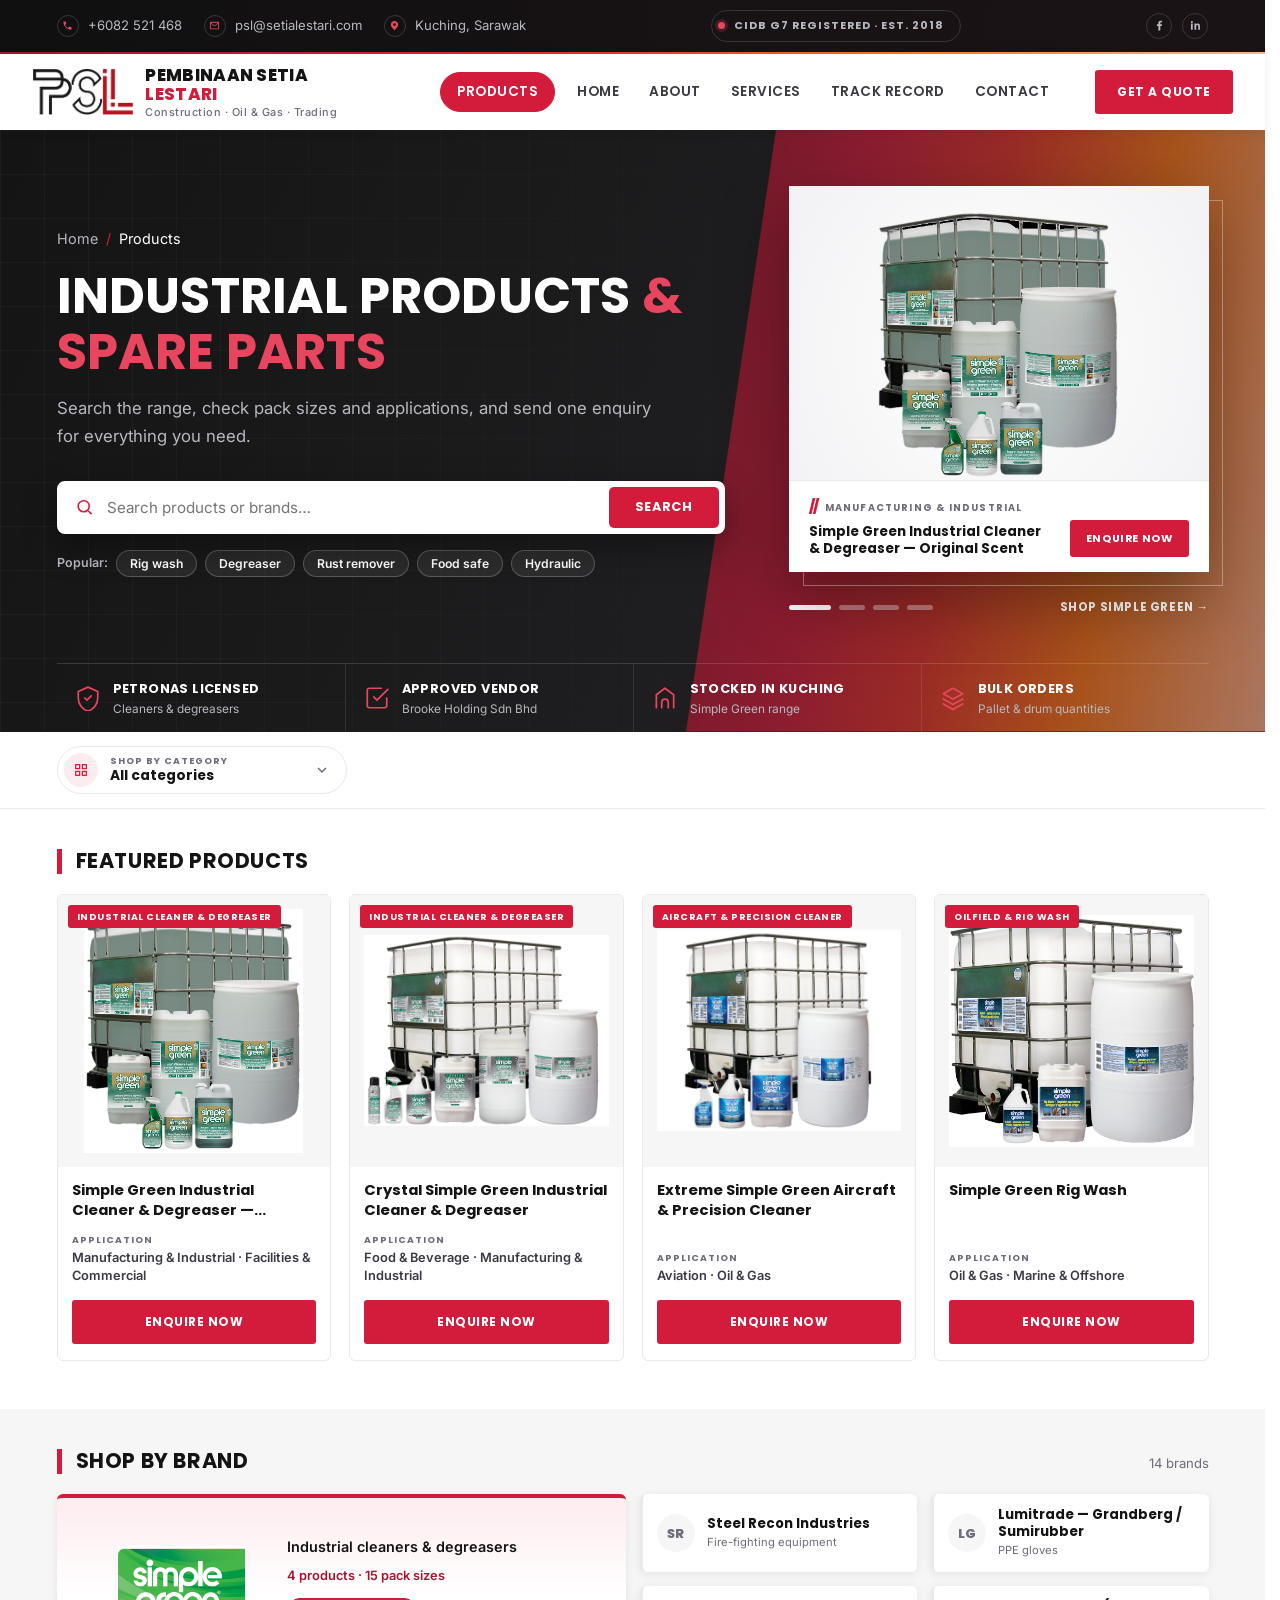
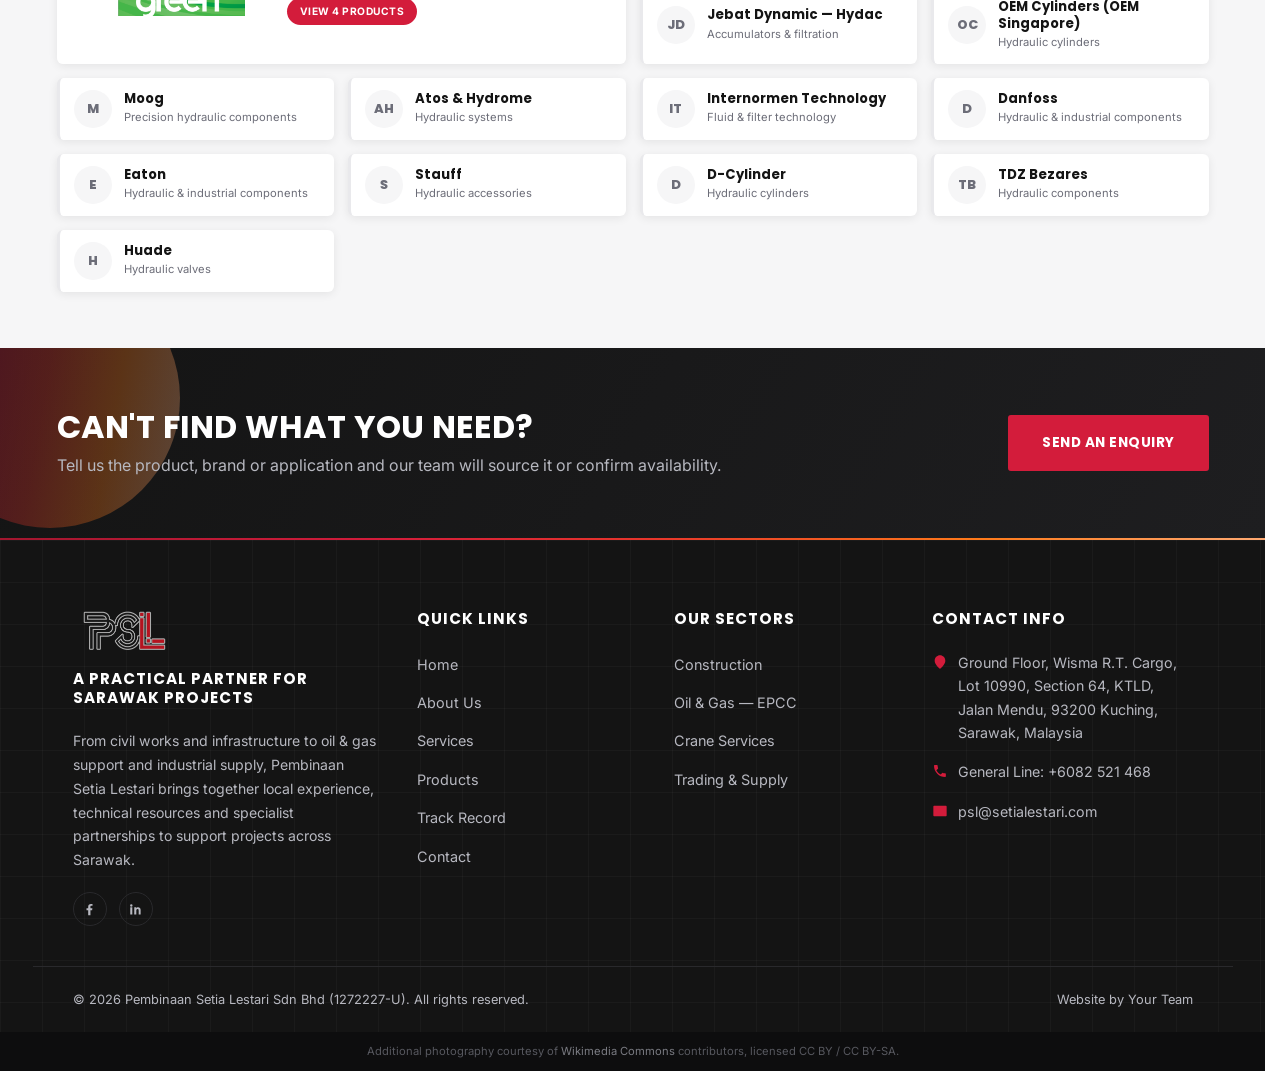
<file: brand.html>
<!DOCTYPE html>
<html lang="en">
<head>
<meta charset="UTF-8">
<meta name="viewport" content="width=device-width, initial-scale=1.0">
<title id="page-title">Brand | Pembinaan Setia Lestari Sdn Bhd</title>
<meta name="description" content="Product catalogue, pack sizes and applications for one of Pembinaan Setia Lestari Sdn Bhd's trading principals.">
<link rel="icon" href="assets/favicon.png">
<link rel="preconnect" href="https://fonts.googleapis.com">
<link href="https://fonts.googleapis.com/css2?family=Poppins:wght@600;700;800&family=Inter:wght@400;500;600;700&display=swap" rel="stylesheet">
<link rel="stylesheet" href="css/style.css">
</head>
<body>

<div class="topbar">
  <div class="container">
    <div class="topbar-info">
      <a href="tel:+6082521468"><span class="topbar-ico"><svg viewBox="0 0 24 24" width="12" height="12"><path d="M6.6 10.8c1.4 2.8 3.7 5.1 6.5 6.5l2.2-2.2c.3-.3.7-.4 1-.2 1.1.4 2.3.6 3.5.6.6 0 1 .4 1 1V20c0 .6-.4 1-1 1C10.6 21 3 13.4 3 4c0-.6.4-1 1-1h3.5c.6 0 1 .4 1 1 0 1.2.2 2.4.6 3.5.1.4 0 .8-.2 1L6.6 10.8z"/></svg></span><span class="topbar-text">+6082 521 468</span></a>
      <a href="mailto:psl@setialestari.com"><span class="topbar-ico"><svg viewBox="0 0 24 24" width="12" height="12"><path d="M2 5.5C2 4.7 2.7 4 3.5 4h17c.8 0 1.5.7 1.5 1.5v13c0 .8-.7 1.5-1.5 1.5h-17c-.8 0-1.5-.7-1.5-1.5v-13zm2.2.5 7.8 6 7.8-6H4.2zM20 7.9l-7.5 5.8a1 1 0 0 1-1 0L4 7.9V18.5h16V7.9z"/></svg></span><span class="topbar-text">psl@setialestari.com</span></a>
      <span class="topbar-item topbar-location"><span class="topbar-ico"><svg viewBox="0 0 24 24" width="12" height="12"><path d="M12 2C7.6 2 4 5.6 4 10c0 5.5 7 11.5 7.3 11.7.2.2.5.3.7.3s.5-.1.7-.3C13 21.5 20 15.5 20 10c0-4.4-3.6-8-8-8zm0 11a3 3 0 1 1 0-6 3 3 0 0 1 0 6z"/></svg></span><span class="topbar-text">Kuching, Sarawak</span></span>
    </div>
    <div class="topbar-badge"><span class="pulse-dot"></span>CIDB G7 Registered &middot; Est. 2018</div>
    <div class="topbar-social">
      <a href="#" aria-label="Facebook"><svg viewBox="0 0 24 24" width="13" height="13"><path d="M13.5 21v-8h2.7l.4-3.2h-3.1V7.7c0-.9.3-1.6 1.6-1.6h1.7V3.2C16.5 3.1 15.4 3 14.2 3c-2.6 0-4.3 1.6-4.3 4.4v2.4H7.2v3.2h2.7v8h3.6z"/></svg></a>
      <a href="#" aria-label="LinkedIn"><svg viewBox="0 0 24 24" width="13" height="13"><path d="M6.9 8.4H3.6V20h3.3V8.4zM5.3 3.5a1.9 1.9 0 1 0 0 3.9 1.9 1.9 0 0 0 0-3.9zM20.4 20h-3.3v-6.2c0-1.5-.5-2.5-1.8-2.5-1 0-1.6.7-1.9 1.3-.1.2-.1.6-.1.9V20H10s.1-10.6 0-11.6h3.3v1.6c.4-.7 1.2-1.7 3-1.7 2.2 0 3.9 1.4 3.9 4.5V20z"/></svg></a>
    </div>
  </div>
</div>

<header class="site-header">
  <div class="container navbar">
    <a href="index.html" class="brand">
      <img src="assets/logo.png" alt="PSL — Pembinaan Setia Lestari" class="brand-logo-img">
      <span class="brand-text">
        <span class="brand-word"><span class="p1">Pembinaan Setia</span> <span class="p2">Lestari</span></span>
        <span class="brand-sub">Construction &middot; Oil &amp; Gas &middot; Trading</span>
      </span>
    </a>
    <button class="nav-toggle" aria-label="Toggle menu"><span></span><span></span><span></span></button>
    <div class="nav-overlay"></div>
    <nav class="nav-links">
      <a href="products.html" class="nav-shop active">Products</a>
      <a href="index.html">Home</a>
      <a href="about.html">About</a>
      <a href="services.html">Services</a>
      <a href="projects.html">Track Record</a>
      <a href="contact.html">Contact</a>
    </nav>
    <div class="nav-cta">
      <a href="contact.html" class="btn btn-primary btn-sm">Get a Quote</a>
    </div>
  </div>
</header>

<section class="page-header">
  <div class="container">
    <div class="breadcrumb"><a href="index.html">Home</a><span class="sep">/</span><a href="products.html">Products</a><span class="sep">/</span><span class="current" id="breadcrumb-brand">Brand</span></div>
    <h1 id="page-h1">Brand</h1>
  </div>
</section>

<!-- STORE HEADER (filled by JS) -->
<section class="store-band">
  <div class="container">
    <div class="store-card" id="brand-header"></div>
  </div>
</section>

<!-- CATALOGUE / ENQUIRE (filled by JS depending on brand availability) -->
<section class="shop-section">
  <div class="container" id="brand-body"></div>
</section>

<section class="cta-banner">
  <div class="container cta-inner">
    <div>
      <h2>Can't find what you need?</h2>
      <p>Tell us the product, brand or application and our team will source it or confirm availability.</p>
    </div>
    <a href="contact.html" class="btn btn-primary">Send An Enquiry</a>
  </div>
</section>

<footer class="site-footer">
  <div class="container footer-top">
    <div class="footer-about">
      <img src="assets/logo-stroke.png" alt="PSL — Pembinaan Setia Lestari" class="footer-logo-img">
      <h5>A Practical Partner For Sarawak Projects</h5>
      <p>From civil works and infrastructure to oil &amp; gas support and industrial supply, Pembinaan Setia Lestari brings together local experience, technical resources and specialist partnerships to support projects across Sarawak.</p>
      <div class="footer-social">
        <a href="#" aria-label="Facebook"><svg viewBox="0 0 24 24" width="13" height="13"><path d="M13.5 21v-8h2.7l.4-3.2h-3.1V7.7c0-.9.3-1.6 1.6-1.6h1.7V3.2C16.5 3.1 15.4 3 14.2 3c-2.6 0-4.3 1.6-4.3 4.4v2.4H7.2v3.2h2.7v8h3.6z"/></svg></a>
        <a href="#" aria-label="LinkedIn"><svg viewBox="0 0 24 24" width="13" height="13"><path d="M6.9 8.4H3.6V20h3.3V8.4zM5.3 3.5a1.9 1.9 0 1 0 0 3.9 1.9 1.9 0 0 0 0-3.9zM20.4 20h-3.3v-6.2c0-1.5-.5-2.5-1.8-2.5-1 0-1.6.7-1.9 1.3-.1.2-.1.6-.1.9V20H10s.1-10.6 0-11.6h3.3v1.6c.4-.7 1.2-1.7 3-1.7 2.2 0 3.9 1.4 3.9 4.5V20z"/></svg></a>
      </div>
    </div>
    <div>
      <h5>Quick Links</h5>
      <ul class="footer-links">
        <li><a href="index.html">Home</a></li>
        <li><a href="about.html">About Us</a></li>
        <li><a href="services.html">Services</a></li>
        <li><a href="products.html">Products</a></li>
        <li><a href="projects.html">Track Record</a></li>
        <li><a href="contact.html">Contact</a></li>
      </ul>
    </div>
    <div>
      <h5>Our Sectors</h5>
      <ul class="footer-links">
        <li><a href="services.html#construction">Construction</a></li>
        <li><a href="services.html#oilgas">Oil &amp; Gas — EPCC</a></li>
        <li><a href="services.html#oilgas">Crane Services</a></li>
        <li><a href="services.html#trading">Trading &amp; Supply</a></li>
      </ul>
    </div>
    <div>
      <h5>Contact Info</h5>
      <ul class="footer-contact">
        <li><svg viewBox="0 0 24 24"><path d="M12 2C7.6 2 4 5.6 4 10c0 5.5 7 11.5 7.3 11.7.2.2.5.3.7.3s.5-.1.7-.3C13 21.5 20 15.5 20 10c0-4.4-3.6-8-8-8z"/></svg> Ground Floor, Wisma R.T. Cargo, Lot 10990, Section 64, KTLD, Jalan Mendu, 93200 Kuching, Sarawak, Malaysia</li>
        <li><svg viewBox="0 0 24 24"><path d="M6.6 10.8c1.4 2.8 3.7 5.1 6.5 6.5l2.2-2.2c.3-.3.7-.4 1-.2 1.1.4 2.3.6 3.5.6.6 0 1 .4 1 1V20c0 .6-.4 1-1 1C10.6 21 3 13.4 3 4c0-.6.4-1 1-1h3.5c.6 0 1 .4 1 1 0 1.2.2 2.4.6 3.5.1.4 0 .8-.2 1L6.6 10.8z"/></svg> General Line: +6082 521 468</li>
        <li><svg viewBox="0 0 24 24"><path d="M2 5.5C2 4.7 2.7 4 3.5 4h17c.8 0 1.5.7 1.5 1.5v13c0 .8-.7 1.5-1.5 1.5h-17c-.8 0-1.5-.7-1.5-1.5v-13z"/></svg> psl@setialestari.com</li>
      </ul>
    </div>
  </div>
  <div class="container footer-bottom">
    <span>&copy; <span id="year"></span> Pembinaan Setia Lestari Sdn Bhd (1272227-U). All rights reserved.</span>
    <span>Website by <a href="#">Your Team</a></span>
  </div>
<div class="photo-credits">Additional photography courtesy of <a href="https://commons.wikimedia.org" target="_blank" rel="noopener">Wikimedia Commons</a> contributors, licensed CC BY / CC BY-SA.</div>
</footer>

<button class="back-to-top" aria-label="Back to top"><svg viewBox="0 0 24 24"><path d="M12 4l-8 8h5v8h6v-8h5z"/></svg></button>

<script src="js/script.js"></script>
<script src="js/products-data.js"></script>
<script src="js/enquiry.js"></script>
<script src="js/products-brand.js"></script>
<script>document.getElementById('year').textContent = new Date().getFullYear();</script>
</body>
</html>
</file>
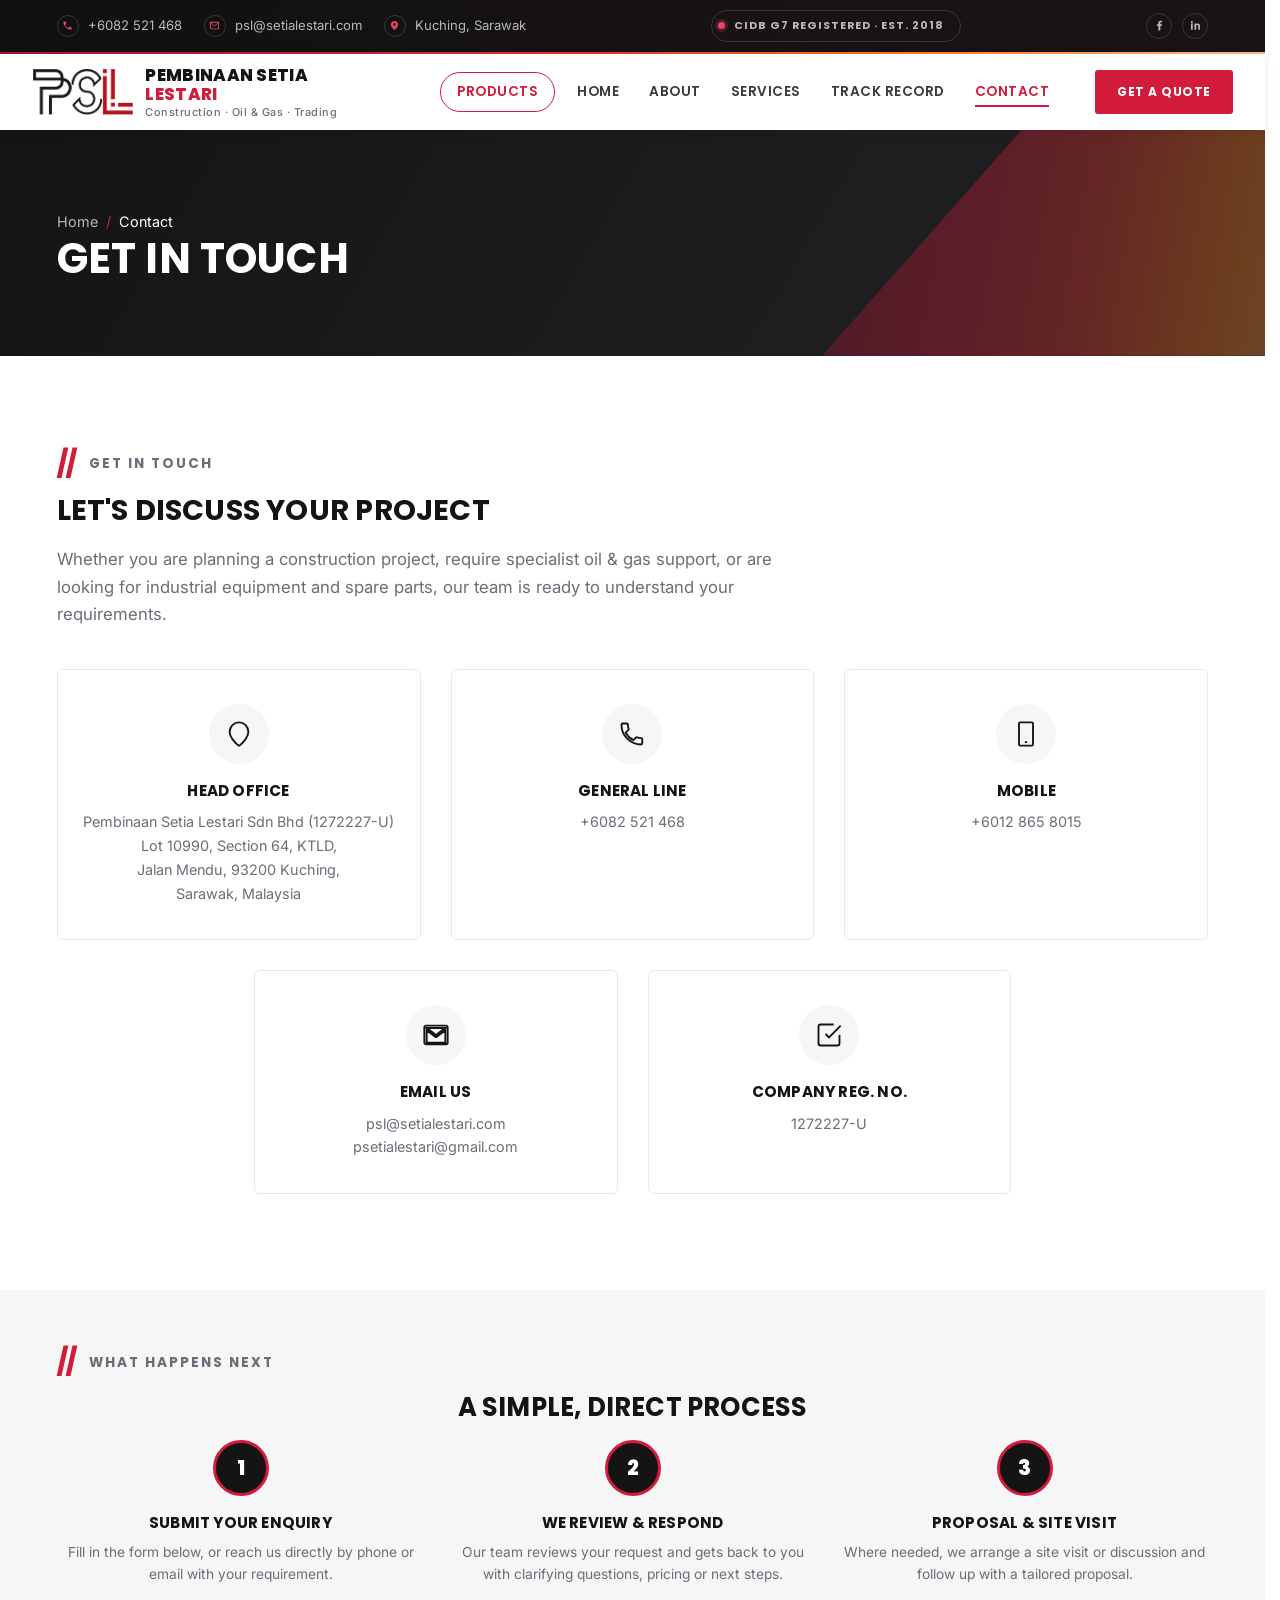
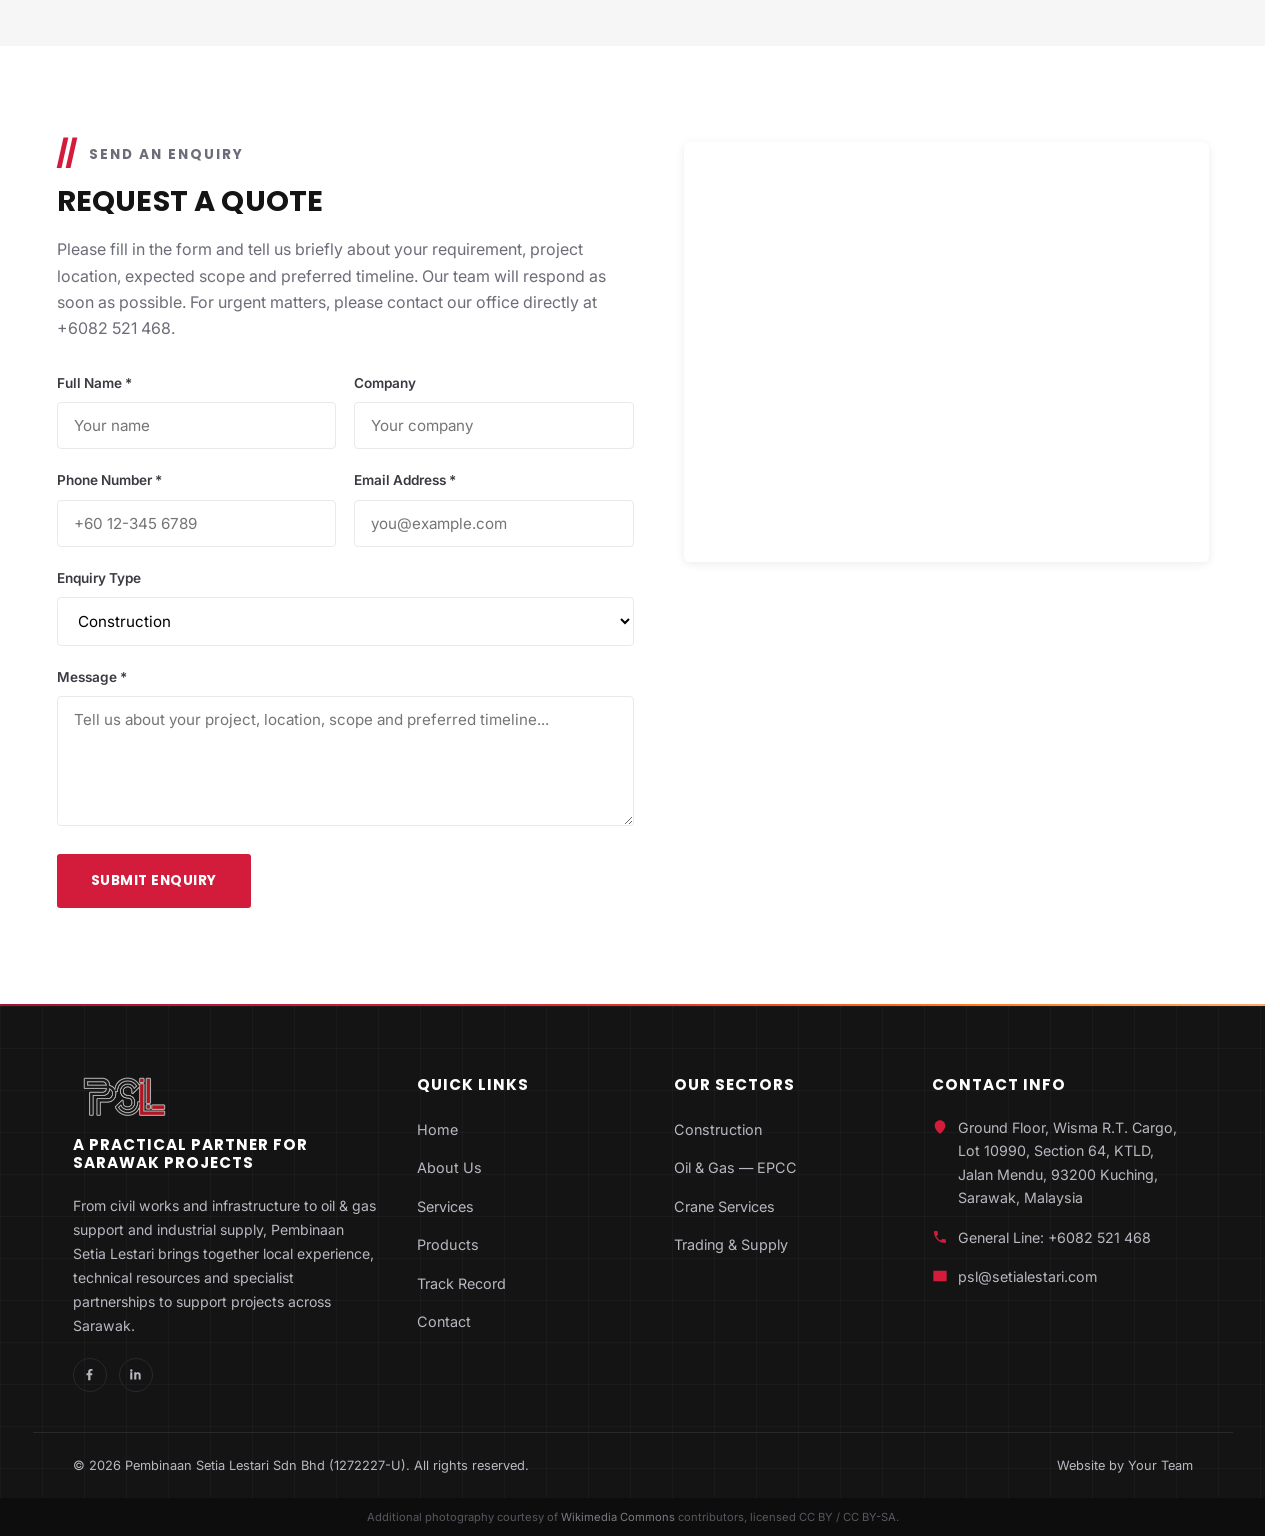
<file: contact.html>
<!DOCTYPE html>
<html lang="en">
<head>
<meta charset="UTF-8">
<meta name="viewport" content="width=device-width, initial-scale=1.0">
<title>Contact Us | Pembinaan Setia Lestari Sdn Bhd</title>
<meta name="description" content="Contact Pembinaan Setia Lestari Sdn Bhd (1272227-U) in Kuching, Sarawak. Call +6082 521 468 or email psl@setialestari.com for a Construction, Oil & Gas or Trading enquiry.">
<link rel="icon" href="assets/favicon.png">
<link rel="preconnect" href="https://fonts.googleapis.com">
<link href="https://fonts.googleapis.com/css2?family=Poppins:wght@600;700;800&family=Inter:wght@400;500;600;700&display=swap" rel="stylesheet">
<link rel="stylesheet" href="css/style.css">
</head>
<body>

<div class="topbar">
  <div class="container">
    <div class="topbar-info">
      <a href="tel:+6082521468"><span class="topbar-ico"><svg viewBox="0 0 24 24" width="12" height="12"><path d="M6.6 10.8c1.4 2.8 3.7 5.1 6.5 6.5l2.2-2.2c.3-.3.7-.4 1-.2 1.1.4 2.3.6 3.5.6.6 0 1 .4 1 1V20c0 .6-.4 1-1 1C10.6 21 3 13.4 3 4c0-.6.4-1 1-1h3.5c.6 0 1 .4 1 1 0 1.2.2 2.4.6 3.5.1.4 0 .8-.2 1L6.6 10.8z"/></svg></span><span class="topbar-text">+6082 521 468</span></a>
      <a href="mailto:psl@setialestari.com"><span class="topbar-ico"><svg viewBox="0 0 24 24" width="12" height="12"><path d="M2 5.5C2 4.7 2.7 4 3.5 4h17c.8 0 1.5.7 1.5 1.5v13c0 .8-.7 1.5-1.5 1.5h-17c-.8 0-1.5-.7-1.5-1.5v-13zm2.2.5 7.8 6 7.8-6H4.2zM20 7.9l-7.5 5.8a1 1 0 0 1-1 0L4 7.9V18.5h16V7.9z"/></svg></span><span class="topbar-text">psl@setialestari.com</span></a>
      <span class="topbar-item topbar-location"><span class="topbar-ico"><svg viewBox="0 0 24 24" width="12" height="12"><path d="M12 2C7.6 2 4 5.6 4 10c0 5.5 7 11.5 7.3 11.7.2.2.5.3.7.3s.5-.1.7-.3C13 21.5 20 15.5 20 10c0-4.4-3.6-8-8-8zm0 11a3 3 0 1 1 0-6 3 3 0 0 1 0 6z"/></svg></span><span class="topbar-text">Kuching, Sarawak</span></span>
    </div>
    <div class="topbar-badge"><span class="pulse-dot"></span>CIDB G7 Registered &middot; Est. 2018</div>
    <div class="topbar-social">
      <a href="#" aria-label="Facebook"><svg viewBox="0 0 24 24" width="13" height="13"><path d="M13.5 21v-8h2.7l.4-3.2h-3.1V7.7c0-.9.3-1.6 1.6-1.6h1.7V3.2C16.5 3.1 15.4 3 14.2 3c-2.6 0-4.3 1.6-4.3 4.4v2.4H7.2v3.2h2.7v8h3.6z"/></svg></a>
      <a href="#" aria-label="LinkedIn"><svg viewBox="0 0 24 24" width="13" height="13"><path d="M6.9 8.4H3.6V20h3.3V8.4zM5.3 3.5a1.9 1.9 0 1 0 0 3.9 1.9 1.9 0 0 0 0-3.9zM20.4 20h-3.3v-6.2c0-1.5-.5-2.5-1.8-2.5-1 0-1.6.7-1.9 1.3-.1.2-.1.6-.1.9V20H10s.1-10.6 0-11.6h3.3v1.6c.4-.7 1.2-1.7 3-1.7 2.2 0 3.9 1.4 3.9 4.5V20z"/></svg></a>
    </div>
  </div>
</div>

<header class="site-header">
  <div class="container navbar">
    <a href="index.html" class="brand">
      <img src="assets/logo.png" alt="PSL — Pembinaan Setia Lestari" class="brand-logo-img">
      <span class="brand-text">
        <span class="brand-word"><span class="p1">Pembinaan Setia</span> <span class="p2">Lestari</span></span>
        <span class="brand-sub">Construction &middot; Oil &amp; Gas &middot; Trading</span>
      </span>
    </a>
    <button class="nav-toggle" aria-label="Toggle menu"><span></span><span></span><span></span></button>
    <div class="nav-overlay"></div>
    <nav class="nav-links">
      <a href="products.html" class="nav-shop">Products</a>
      <a href="index.html">Home</a>
      <a href="about.html">About</a>
      <a href="services.html">Services</a>
      <a href="projects.html">Track Record</a>
      <a href="contact.html">Contact</a>
    </nav>
    <div class="nav-cta">
      <a href="contact.html" class="btn btn-primary btn-sm">Get a Quote</a>
    </div>
  </div>
</header>

<section class="page-header">
  <div class="container">
    <div class="breadcrumb"><a href="index.html">Home</a><span class="sep">/</span><span class="current">Contact</span></div>
    <h1>Get In Touch</h1>
  </div>
</section>

<section class="section-pad">
  <div class="container">
    <div class="slash-eyebrow"><span class="slash">//</span><span class="label">Get In Touch</span></div>
    <h2 class="section-title" style="font-size:1.8rem;">Let's Discuss Your Project</h2>
    <p class="section-lead" style="max-width:760px;">Whether you are planning a construction project, require specialist oil &amp; gas support, or are looking for industrial equipment and spare parts, our team is ready to understand your requirements.</p>

    <div class="feature-grid-centered">
      <div class="contact-card reveal">
        <div class="service-icon"><svg viewBox="0 0 24 24"><path d="M12 2C7.6 2 4 5.6 4 10c0 5.5 7 11.5 7.3 11.7.2.2.5.3.7.3s.5-.1.7-.3C13 21.5 20 15.5 20 10c0-4.4-3.6-8-8-8z"/></svg></div>
        <h4>Head Office</h4>
        <p>Pembinaan Setia Lestari Sdn Bhd (1272227-U)<br>Lot 10990, Section 64, KTLD,<br>Jalan Mendu, 93200 Kuching,<br>Sarawak, Malaysia</p>
      </div>
      <div class="contact-card reveal">
        <div class="service-icon"><svg viewBox="0 0 24 24"><path d="M6.6 10.8c1.4 2.8 3.7 5.1 6.5 6.5l2.2-2.2c.3-.3.7-.4 1-.2 1.1.4 2.3.6 3.5.6.6 0 1 .4 1 1V20c0 .6-.4 1-1 1C10.6 21 3 13.4 3 4c0-.6.4-1 1-1h3.5c.6 0 1 .4 1 1 0 1.2.2 2.4.6 3.5.1.4 0 .8-.2 1L6.6 10.8z"/></svg></div>
        <h4>General Line</h4>
        <a href="tel:+6082521468">+6082 521 468</a>
      </div>
      <div class="contact-card reveal">
        <div class="service-icon"><svg viewBox="0 0 24 24"><path d="M7 2h10a1 1 0 0 1 1 1v18a1 1 0 0 1-1 1H7a1 1 0 0 1-1-1V3a1 1 0 0 1 1-1zM11 19h2"/></svg></div>
        <h4>Mobile</h4>
        <a href="tel:+60128658015">+6012 865 8015</a>
      </div>
      <div class="contact-card reveal">
        <div class="service-icon"><svg viewBox="0 0 24 24"><path d="M2 5.5C2 4.7 2.7 4 3.5 4h17c.8 0 1.5.7 1.5 1.5v13c0 .8-.7 1.5-1.5 1.5h-17c-.8 0-1.5-.7-1.5-1.5v-13zm2.2.5 7.8 6 7.8-6H4.2zM20 7.9l-7.5 5.8a1 1 0 0 1-1 0L4 7.9V18.5h16V7.9z"/></svg></div>
        <h4>Email Us</h4>
        <a href="mailto:psl@setialestari.com">psl@setialestari.com</a>
        <a href="mailto:psetialestari@gmail.com">psetialestari@gmail.com</a>
      </div>
      <div class="contact-card reveal">
        <div class="service-icon"><svg viewBox="0 0 24 24"><path d="M9 11l3 3L22 4M21 12v7a2 2 0 0 1-2 2H5a2 2 0 0 1-2-2V5a2 2 0 0 1 2-2h11"/></svg></div>
        <h4>Company Reg. No.</h4>
        <p>1272227-U</p>
      </div>
    </div>
  </div>
</section>

<!-- WHAT HAPPENS NEXT -->
<section class="section-pad" style="background:var(--gray-100); padding-top:60px; padding-bottom:60px;">
  <div class="container">
    <div class="slash-eyebrow center"><span class="slash">//</span><span class="label">What Happens Next</span></div>
    <h2 class="section-title center" style="font-size:1.6rem;">A Simple, Direct Process</h2>
    <div class="process-steps steps-3">
      <div class="step reveal">
        <div class="step-num">1</div>
        <h4>Submit Your Enquiry</h4>
        <p>Fill in the form below, or reach us directly by phone or email with your requirement.</p>
      </div>
      <div class="step reveal">
        <div class="step-num">2</div>
        <h4>We Review &amp; Respond</h4>
        <p>Our team reviews your request and gets back to you with clarifying questions, pricing or next steps.</p>
      </div>
      <div class="step reveal">
        <div class="step-num">3</div>
        <h4>Proposal &amp; Site Visit</h4>
        <p>Where needed, we arrange a site visit or discussion and follow up with a tailored proposal.</p>
      </div>
    </div>
  </div>
</section>

<section class="section-pad">
  <div class="container">
    <div class="contact-form-wrap">
      <div class="reveal">
        <div class="slash-eyebrow"><span class="slash">//</span><span class="label">Send An Enquiry</span></div>
        <h2 class="section-title" style="font-size:1.8rem;">Request a Quote</h2>
        <p style="color:var(--gray-600); margin-bottom:30px;">Please fill in the form and tell us briefly about your requirement, project location, expected scope and preferred timeline. Our team will respond as soon as possible. For urgent matters, please contact our office directly at +6082 521 468.</p>

        <form id="contact-form">
          <div class="form-row">
            <div class="field">
              <label for="name">Full Name *</label>
              <input type="text" id="name" required placeholder="Your name">
            </div>
            <div class="field">
              <label for="company">Company</label>
              <input type="text" id="company" placeholder="Your company">
            </div>
          </div>
          <div class="form-row">
            <div class="field">
              <label for="phone">Phone Number *</label>
              <input type="tel" id="phone" required placeholder="+60 12-345 6789">
            </div>
            <div class="field">
              <label for="email">Email Address *</label>
              <input type="email" id="email" required placeholder="you@example.com">
            </div>
          </div>
          <div class="field">
            <label for="subject">Enquiry Type</label>
            <select id="subject">
              <option>Construction</option>
              <option>Civil / Infrastructure</option>
              <option>Piling</option>
              <option>Telecommunications</option>
              <option>Power / Transmission</option>
              <option>Oil &amp; Gas</option>
              <option>HVAC-R</option>
              <option>Fire Protection</option>
              <option>Crane Services</option>
              <option>Equipment &amp; Spare Parts</option>
              <option>General Enquiry</option>
            </select>
          </div>
          <div class="field">
            <label for="message">Message *</label>
            <textarea id="message" required placeholder="Tell us about your project, location, scope and preferred timeline..."></textarea>
          </div>
          <button type="submit" class="btn btn-primary">Submit Enquiry</button>
          <div class="form-msg" id="form-msg"></div>
        </form>
      </div>

      <div class="map-wrap reveal">
        <iframe
          src="https://www.google.com/maps?q=Wisma%20RT%20Cargo%2C%20Lot%2010990%2C%20Section%2064%2C%20KTLD%2C%20Jalan%20Mendu%2C%2093200%20Kuching%2C%20Sarawak%2C%20Malaysia&output=embed"
          allowfullscreen="" loading="lazy" referrerpolicy="no-referrer-when-downgrade"
          title="PSL Headquarters Location Map">
        </iframe>
      </div>
    </div>
  </div>
</section>

<footer class="site-footer">
  <div class="container footer-top">
    <div class="footer-about">
      <img src="assets/logo-stroke.png" alt="PSL — Pembinaan Setia Lestari" class="footer-logo-img">
      <h5>A Practical Partner For Sarawak Projects</h5>
      <p>From civil works and infrastructure to oil &amp; gas support and industrial supply, Pembinaan Setia Lestari brings together local experience, technical resources and specialist partnerships to support projects across Sarawak.</p>
      <div class="footer-social">
        <a href="#" aria-label="Facebook"><svg viewBox="0 0 24 24" width="13" height="13"><path d="M13.5 21v-8h2.7l.4-3.2h-3.1V7.7c0-.9.3-1.6 1.6-1.6h1.7V3.2C16.5 3.1 15.4 3 14.2 3c-2.6 0-4.3 1.6-4.3 4.4v2.4H7.2v3.2h2.7v8h3.6z"/></svg></a>
        <a href="#" aria-label="LinkedIn"><svg viewBox="0 0 24 24" width="13" height="13"><path d="M6.9 8.4H3.6V20h3.3V8.4zM5.3 3.5a1.9 1.9 0 1 0 0 3.9 1.9 1.9 0 0 0 0-3.9zM20.4 20h-3.3v-6.2c0-1.5-.5-2.5-1.8-2.5-1 0-1.6.7-1.9 1.3-.1.2-.1.6-.1.9V20H10s.1-10.6 0-11.6h3.3v1.6c.4-.7 1.2-1.7 3-1.7 2.2 0 3.9 1.4 3.9 4.5V20z"/></svg></a>
      </div>
    </div>
    <div>
      <h5>Quick Links</h5>
      <ul class="footer-links">
        <li><a href="index.html">Home</a></li>
        <li><a href="about.html">About Us</a></li>
        <li><a href="services.html">Services</a></li>
        <li><a href="products.html">Products</a></li>
        <li><a href="projects.html">Track Record</a></li>
        <li><a href="contact.html">Contact</a></li>
      </ul>
    </div>
    <div>
      <h5>Our Sectors</h5>
      <ul class="footer-links">
        <li><a href="services.html#construction">Construction</a></li>
        <li><a href="services.html#oilgas">Oil &amp; Gas — EPCC</a></li>
        <li><a href="services.html#oilgas">Crane Services</a></li>
        <li><a href="services.html#trading">Trading &amp; Supply</a></li>
      </ul>
    </div>
    <div>
      <h5>Contact Info</h5>
      <ul class="footer-contact">
        <li><svg viewBox="0 0 24 24"><path d="M12 2C7.6 2 4 5.6 4 10c0 5.5 7 11.5 7.3 11.7.2.2.5.3.7.3s.5-.1.7-.3C13 21.5 20 15.5 20 10c0-4.4-3.6-8-8-8z"/></svg> Ground Floor, Wisma R.T. Cargo, Lot 10990, Section 64, KTLD, Jalan Mendu, 93200 Kuching, Sarawak, Malaysia</li>
        <li><svg viewBox="0 0 24 24"><path d="M6.6 10.8c1.4 2.8 3.7 5.1 6.5 6.5l2.2-2.2c.3-.3.7-.4 1-.2 1.1.4 2.3.6 3.5.6.6 0 1 .4 1 1V20c0 .6-.4 1-1 1C10.6 21 3 13.4 3 4c0-.6.4-1 1-1h3.5c.6 0 1 .4 1 1 0 1.2.2 2.4.6 3.5.1.4 0 .8-.2 1L6.6 10.8z"/></svg> General Line: +6082 521 468</li>
        <li><svg viewBox="0 0 24 24"><path d="M2 5.5C2 4.7 2.7 4 3.5 4h17c.8 0 1.5.7 1.5 1.5v13c0 .8-.7 1.5-1.5 1.5h-17c-.8 0-1.5-.7-1.5-1.5v-13z"/></svg> psl@setialestari.com</li>
      </ul>
    </div>
  </div>
  <div class="container footer-bottom">
    <span>&copy; <span id="year"></span> Pembinaan Setia Lestari Sdn Bhd (1272227-U). All rights reserved.</span>
    <span>Website by <a href="#">Your Team</a></span>
  </div>
<div class="photo-credits">Additional photography courtesy of <a href="https://commons.wikimedia.org" target="_blank" rel="noopener">Wikimedia Commons</a> contributors, licensed CC BY / CC BY-SA.</div>
</footer>

<button class="back-to-top" aria-label="Back to top"><svg viewBox="0 0 24 24"><path d="M12 4l-8 8h5v8h6v-8h5z"/></svg></button>

<script src="js/script.js"></script>
<script>document.getElementById('year').textContent = new Date().getFullYear();</script>
<script>
// Prefill the enquiry form when arriving from the Products pages:
//   contact.html?product=Some+Product+Name   (single product / brand)
//   contact.html?items=<one item per line>   (Enquiry List)
(function () {
  var params = new URLSearchParams(window.location.search);
  var product = params.get('product');
  var items = params.get('items');
  if (!product && !items) return;
  var message = document.getElementById('message');
  var subject = document.getElementById('subject');
  if (message) {
    message.value = items
      ? 'I would like to enquire about the following items:\n\n' + items + '\n\nPlease advise availability and delivery.\n'
      : 'Regarding: ' + product + '\n\n';
  }
  if (subject) {
    var opt = Array.prototype.find.call(subject.options, function (o) { return o.value === 'Equipment & Spare Parts'; });
    if (opt) subject.value = 'Equipment & Spare Parts';
  }
  if (message) {
    message.focus();
    message.setSelectionRange(message.value.length, message.value.length);
  }
})();
</script>
</body>
</html>
</file>
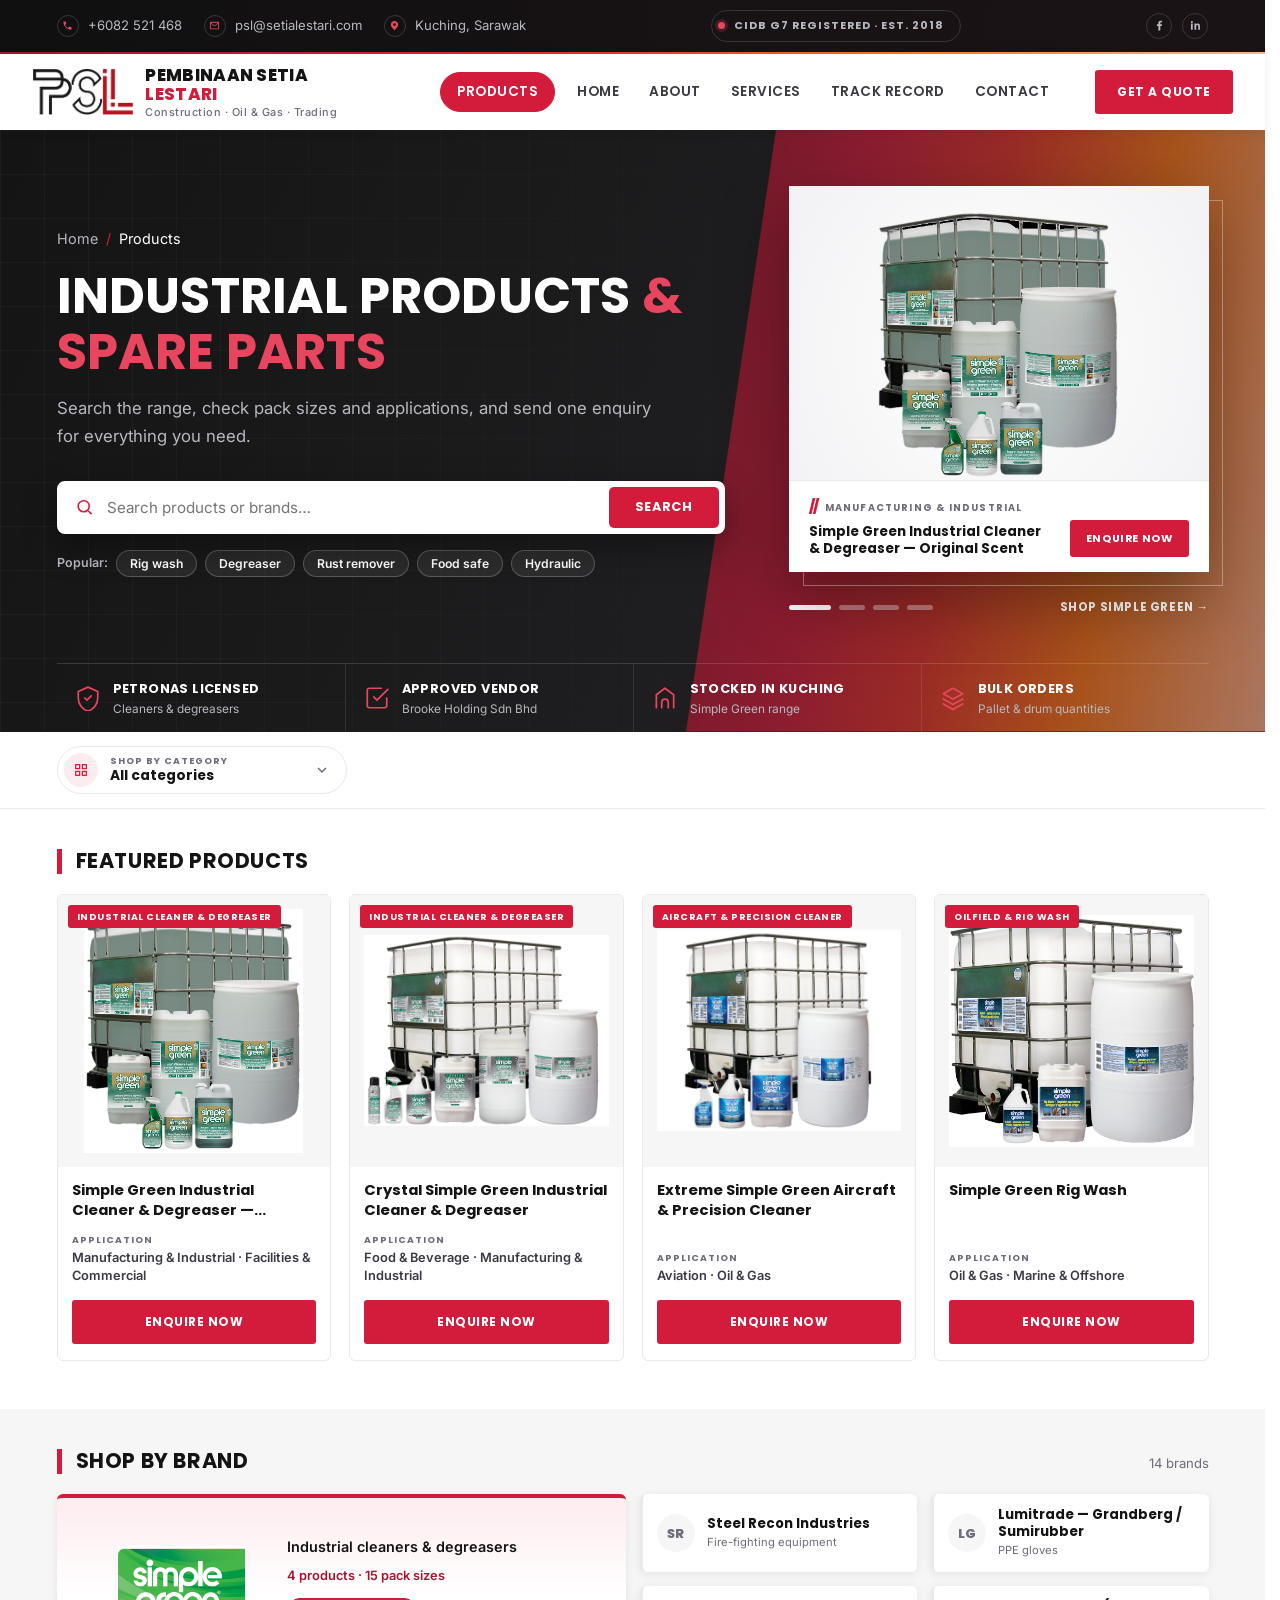
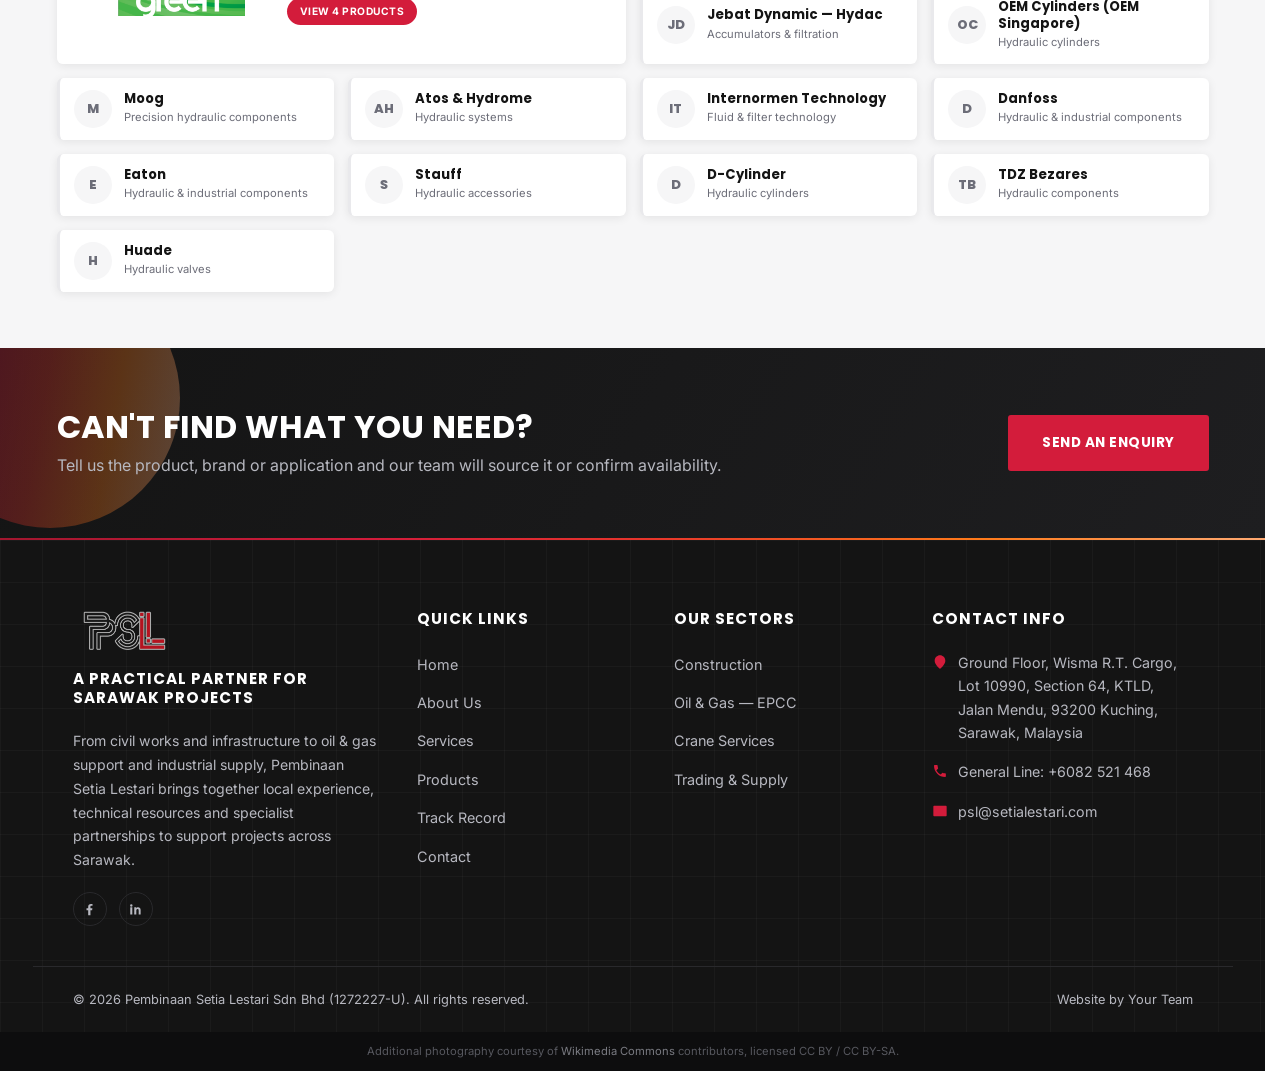
<file: products.html>
<!DOCTYPE html>
<html lang="en">
<head>
<meta charset="UTF-8">
<meta name="viewport" content="width=device-width, initial-scale=1.0">
<title>Products | Pembinaan Setia Lestari Sdn Bhd</title>
<meta name="description" content="Browse industrial products by brand from Pembinaan Setia Lestari Sdn Bhd — including Simple Green industrial cleaners &amp; degreasers, with pack sizes and applications.">
<link rel="icon" href="assets/favicon.png">
<link rel="preconnect" href="https://fonts.googleapis.com">
<link href="https://fonts.googleapis.com/css2?family=Poppins:wght@600;700;800&family=Inter:wght@400;500;600;700&display=swap" rel="stylesheet">
<link rel="stylesheet" href="css/style.css">
</head>
<body>

<div class="topbar">
  <div class="container">
    <div class="topbar-info">
      <a href="tel:+6082521468"><span class="topbar-ico"><svg viewBox="0 0 24 24" width="12" height="12"><path d="M6.6 10.8c1.4 2.8 3.7 5.1 6.5 6.5l2.2-2.2c.3-.3.7-.4 1-.2 1.1.4 2.3.6 3.5.6.6 0 1 .4 1 1V20c0 .6-.4 1-1 1C10.6 21 3 13.4 3 4c0-.6.4-1 1-1h3.5c.6 0 1 .4 1 1 0 1.2.2 2.4.6 3.5.1.4 0 .8-.2 1L6.6 10.8z"/></svg></span><span class="topbar-text">+6082 521 468</span></a>
      <a href="mailto:psl@setialestari.com"><span class="topbar-ico"><svg viewBox="0 0 24 24" width="12" height="12"><path d="M2 5.5C2 4.7 2.7 4 3.5 4h17c.8 0 1.5.7 1.5 1.5v13c0 .8-.7 1.5-1.5 1.5h-17c-.8 0-1.5-.7-1.5-1.5v-13zm2.2.5 7.8 6 7.8-6H4.2zM20 7.9l-7.5 5.8a1 1 0 0 1-1 0L4 7.9V18.5h16V7.9z"/></svg></span><span class="topbar-text">psl@setialestari.com</span></a>
      <span class="topbar-item topbar-location"><span class="topbar-ico"><svg viewBox="0 0 24 24" width="12" height="12"><path d="M12 2C7.6 2 4 5.6 4 10c0 5.5 7 11.5 7.3 11.7.2.2.5.3.7.3s.5-.1.7-.3C13 21.5 20 15.5 20 10c0-4.4-3.6-8-8-8zm0 11a3 3 0 1 1 0-6 3 3 0 0 1 0 6z"/></svg></span><span class="topbar-text">Kuching, Sarawak</span></span>
    </div>
    <div class="topbar-badge"><span class="pulse-dot"></span>CIDB G7 Registered &middot; Est. 2018</div>
    <div class="topbar-social">
      <a href="#" aria-label="Facebook"><svg viewBox="0 0 24 24" width="13" height="13"><path d="M13.5 21v-8h2.7l.4-3.2h-3.1V7.7c0-.9.3-1.6 1.6-1.6h1.7V3.2C16.5 3.1 15.4 3 14.2 3c-2.6 0-4.3 1.6-4.3 4.4v2.4H7.2v3.2h2.7v8h3.6z"/></svg></a>
      <a href="#" aria-label="LinkedIn"><svg viewBox="0 0 24 24" width="13" height="13"><path d="M6.9 8.4H3.6V20h3.3V8.4zM5.3 3.5a1.9 1.9 0 1 0 0 3.9 1.9 1.9 0 0 0 0-3.9zM20.4 20h-3.3v-6.2c0-1.5-.5-2.5-1.8-2.5-1 0-1.6.7-1.9 1.3-.1.2-.1.6-.1.9V20H10s.1-10.6 0-11.6h3.3v1.6c.4-.7 1.2-1.7 3-1.7 2.2 0 3.9 1.4 3.9 4.5V20z"/></svg></a>
    </div>
  </div>
</div>

<header class="site-header">
  <div class="container navbar">
    <a href="index.html" class="brand">
      <img src="assets/logo.png" alt="PSL — Pembinaan Setia Lestari" class="brand-logo-img">
      <span class="brand-text">
        <span class="brand-word"><span class="p1">Pembinaan Setia</span> <span class="p2">Lestari</span></span>
        <span class="brand-sub">Construction &middot; Oil &amp; Gas &middot; Trading</span>
      </span>
    </a>
    <button class="nav-toggle" aria-label="Toggle menu"><span></span><span></span><span></span></button>
    <div class="nav-overlay"></div>
    <nav class="nav-links">
      <a href="products.html" class="nav-shop">Products</a>
      <a href="index.html">Home</a>
      <a href="about.html">About</a>
      <a href="services.html">Services</a>
      <a href="projects.html">Track Record</a>
      <a href="contact.html">Contact</a>
    </nav>
    <div class="nav-cta">
      <a href="contact.html" class="btn btn-primary btn-sm">Get a Quote</a>
    </div>
  </div>
</header>

<!-- STOREFRONT HERO: title + search + featured-product panel + credentials -->
<section class="mk-banner">
  <div class="mk-banner-glow" aria-hidden="true"></div>
  <div class="container mk-banner-grid">
    <div class="mk-banner-copy">
      <div class="breadcrumb"><a href="index.html">Home</a><span class="sep">/</span><span class="current">Products</span></div>
      <h1>Industrial Products <span>&amp; Spare Parts</span></h1>
      <p>Search the range, check pack sizes and applications, and send one enquiry for everything you need.</p>

      <form class="product-search-wrap mk-search-wrap" id="mk-search-form" role="search" autocomplete="off">
        <svg viewBox="0 0 24 24" aria-hidden="true"><circle cx="11" cy="11" r="7"/><path d="m21 21-4.3-4.3"/></svg>
        <input type="search" id="product-search" placeholder="Search products or brands…" autocomplete="off" aria-label="Search products and brands">
        <button class="product-search-clear" id="product-search-clear" type="button" aria-label="Clear search">&times;</button>
        <button class="mk-search-btn" type="submit">Search</button>
        <div class="search-dropdown" id="search-dropdown"></div>
      </form>
      <div class="mk-hot" id="mk-hot"><span>Popular:</span></div>
    </div>

    <div class="mk-banner-visual" id="mk-slides" role="region" aria-roledescription="carousel" aria-label="Featured products"></div>
  </div>

  <div class="container">
    <ul class="mk-assure">
      <li><svg viewBox="0 0 24 24" aria-hidden="true"><path d="M12 2 3 6v6c0 5.5 3.8 10.7 9 12 5.2-1.3 9-6.5 9-12V6l-9-4zM9 12l2 2 4-4"/></svg><div><b>Petronas Licensed</b><span>Cleaners &amp; degreasers</span></div></li>
      <li><svg viewBox="0 0 24 24" aria-hidden="true"><path d="M9 11l3 3L22 4M21 12v7a2 2 0 0 1-2 2H5a2 2 0 0 1-2-2V5a2 2 0 0 1 2-2h11"/></svg><div><b>Approved Vendor</b><span>Brooke Holding Sdn Bhd</span></div></li>
      <li><svg viewBox="0 0 24 24" aria-hidden="true"><path d="M4 21V9l8-6 8 6v12M9 21v-5a3 3 0 0 1 6 0v5"/></svg><div><b>Stocked in Kuching</b><span>Simple Green range</span></div></li>
      <li><svg viewBox="0 0 24 24" aria-hidden="true"><path d="M12 3l9 5-9 5-9-5 9-5zM3 13l9 5 9-5M3 17.5l9 5 9-5"/></svg><div><b>Bulk Orders</b><span>Pallet &amp; drum quantities</span></div></li>
    </ul>
  </div>
</section>

<!-- SEARCH RESULTS (filled by JS after a search) -->
<section class="mk-section" id="mk-results" hidden>
  <div class="container"></div>
</section>

<!-- SHOP BY CATEGORY: one slim row that filters the brands below -->
<section class="mk-catbar-wrap" id="mk-cats-section">
  <div class="container">
    <div class="mk-catbar">
      <div class="mk-dd" id="mk-dd">
        <button type="button" class="mk-dd-btn" id="mk-dd-btn" aria-haspopup="true" aria-expanded="false" aria-controls="mk-dd-menu">
          <span class="mk-dd-ico"><svg viewBox="0 0 24 24" aria-hidden="true"><path d="M4 4h6v6H4zM14 4h6v6h-6zM4 14h6v6H4zM14 14h6v6h-6z"/></svg></span>
          <span class="mk-dd-text"><small>Shop by category</small><span class="mk-dd-label" id="mk-dd-label">All categories</span></span>
          <svg class="mk-dd-chev" viewBox="0 0 24 24" aria-hidden="true"><path d="M6 9l6 6 6-6"/></svg>
        </button>
        <div class="mk-dd-menu" id="mk-dd-menu" role="menu" aria-label="Shop by category"></div>
      </div>
    </div>
  </div>
</section>

<!-- FEATURED PRODUCTS -->
<section class="mk-section">
  <div class="container">
    <div class="mk-head"><h2>Featured Products</h2></div>
    <div class="shop-grid shop-grid-4" id="mk-featured"></div>
  </div>
</section>

<!-- SHOP BY BRAND -->
<section class="mk-section mk-section-alt" id="brands-section">
  <div class="container">
    <div class="mk-head"><h2>Shop by Brand</h2><span class="mk-sub" id="mk-brand-count"></span></div>
    <div class="mk-active" id="mk-brand-active" hidden></div>
    <div class="brand-grid" id="brand-grid"></div>
    <div class="center show-more-wrap" id="mk-brand-more" hidden><button type="button" class="btn btn-outline-dark btn-sm show-more-btn" id="mk-brand-more-btn">Show More</button></div>
  </div>
</section>

<section class="cta-banner">
  <div class="container cta-inner">
    <div>
      <h2>Can't find what you need?</h2>
      <p>Tell us the product, brand or application and our team will source it or confirm availability.</p>
    </div>
    <a href="contact.html" class="btn btn-primary">Send An Enquiry</a>
  </div>
</section>

<footer class="site-footer">
  <div class="container footer-top">
    <div class="footer-about">
      <img src="assets/logo-stroke.png" alt="PSL — Pembinaan Setia Lestari" class="footer-logo-img">
      <h5>A Practical Partner For Sarawak Projects</h5>
      <p>From civil works and infrastructure to oil &amp; gas support and industrial supply, Pembinaan Setia Lestari brings together local experience, technical resources and specialist partnerships to support projects across Sarawak.</p>
      <div class="footer-social">
        <a href="#" aria-label="Facebook"><svg viewBox="0 0 24 24" width="13" height="13"><path d="M13.5 21v-8h2.7l.4-3.2h-3.1V7.7c0-.9.3-1.6 1.6-1.6h1.7V3.2C16.5 3.1 15.4 3 14.2 3c-2.6 0-4.3 1.6-4.3 4.4v2.4H7.2v3.2h2.7v8h3.6z"/></svg></a>
        <a href="#" aria-label="LinkedIn"><svg viewBox="0 0 24 24" width="13" height="13"><path d="M6.9 8.4H3.6V20h3.3V8.4zM5.3 3.5a1.9 1.9 0 1 0 0 3.9 1.9 1.9 0 0 0 0-3.9zM20.4 20h-3.3v-6.2c0-1.5-.5-2.5-1.8-2.5-1 0-1.6.7-1.9 1.3-.1.2-.1.6-.1.9V20H10s.1-10.6 0-11.6h3.3v1.6c.4-.7 1.2-1.7 3-1.7 2.2 0 3.9 1.4 3.9 4.5V20z"/></svg></a>
      </div>
    </div>
    <div>
      <h5>Quick Links</h5>
      <ul class="footer-links">
        <li><a href="index.html">Home</a></li>
        <li><a href="about.html">About Us</a></li>
        <li><a href="services.html">Services</a></li>
        <li><a href="products.html">Products</a></li>
        <li><a href="projects.html">Track Record</a></li>
        <li><a href="contact.html">Contact</a></li>
      </ul>
    </div>
    <div>
      <h5>Our Sectors</h5>
      <ul class="footer-links">
        <li><a href="services.html#construction">Construction</a></li>
        <li><a href="services.html#oilgas">Oil &amp; Gas — EPCC</a></li>
        <li><a href="services.html#oilgas">Crane Services</a></li>
        <li><a href="services.html#trading">Trading &amp; Supply</a></li>
      </ul>
    </div>
    <div>
      <h5>Contact Info</h5>
      <ul class="footer-contact">
        <li><svg viewBox="0 0 24 24"><path d="M12 2C7.6 2 4 5.6 4 10c0 5.5 7 11.5 7.3 11.7.2.2.5.3.7.3s.5-.1.7-.3C13 21.5 20 15.5 20 10c0-4.4-3.6-8-8-8z"/></svg> Ground Floor, Wisma R.T. Cargo, Lot 10990, Section 64, KTLD, Jalan Mendu, 93200 Kuching, Sarawak, Malaysia</li>
        <li><svg viewBox="0 0 24 24"><path d="M6.6 10.8c1.4 2.8 3.7 5.1 6.5 6.5l2.2-2.2c.3-.3.7-.4 1-.2 1.1.4 2.3.6 3.5.6.6 0 1 .4 1 1V20c0 .6-.4 1-1 1C10.6 21 3 13.4 3 4c0-.6.4-1 1-1h3.5c.6 0 1 .4 1 1 0 1.2.2 2.4.6 3.5.1.4 0 .8-.2 1L6.6 10.8z"/></svg> General Line: +6082 521 468</li>
        <li><svg viewBox="0 0 24 24"><path d="M2 5.5C2 4.7 2.7 4 3.5 4h17c.8 0 1.5.7 1.5 1.5v13c0 .8-.7 1.5-1.5 1.5h-17c-.8 0-1.5-.7-1.5-1.5v-13z"/></svg> psl@setialestari.com</li>
      </ul>
    </div>
  </div>
  <div class="container footer-bottom">
    <span>&copy; <span id="year"></span> Pembinaan Setia Lestari Sdn Bhd (1272227-U). All rights reserved.</span>
    <span>Website by <a href="#">Your Team</a></span>
  </div>
<div class="photo-credits">Additional photography courtesy of <a href="https://commons.wikimedia.org" target="_blank" rel="noopener">Wikimedia Commons</a> contributors, licensed CC BY / CC BY-SA.</div>
</footer>

<button class="back-to-top" aria-label="Back to top"><svg viewBox="0 0 24 24"><path d="M12 4l-8 8h5v8h6v-8h5z"/></svg></button>

<script src="js/script.js"></script>
<script src="js/products-data.js"></script>
<script src="js/enquiry.js"></script>
<script src="js/products-list.js"></script>
<script>document.getElementById('year').textContent = new Date().getFullYear();</script>
</body>
</html>
</file>
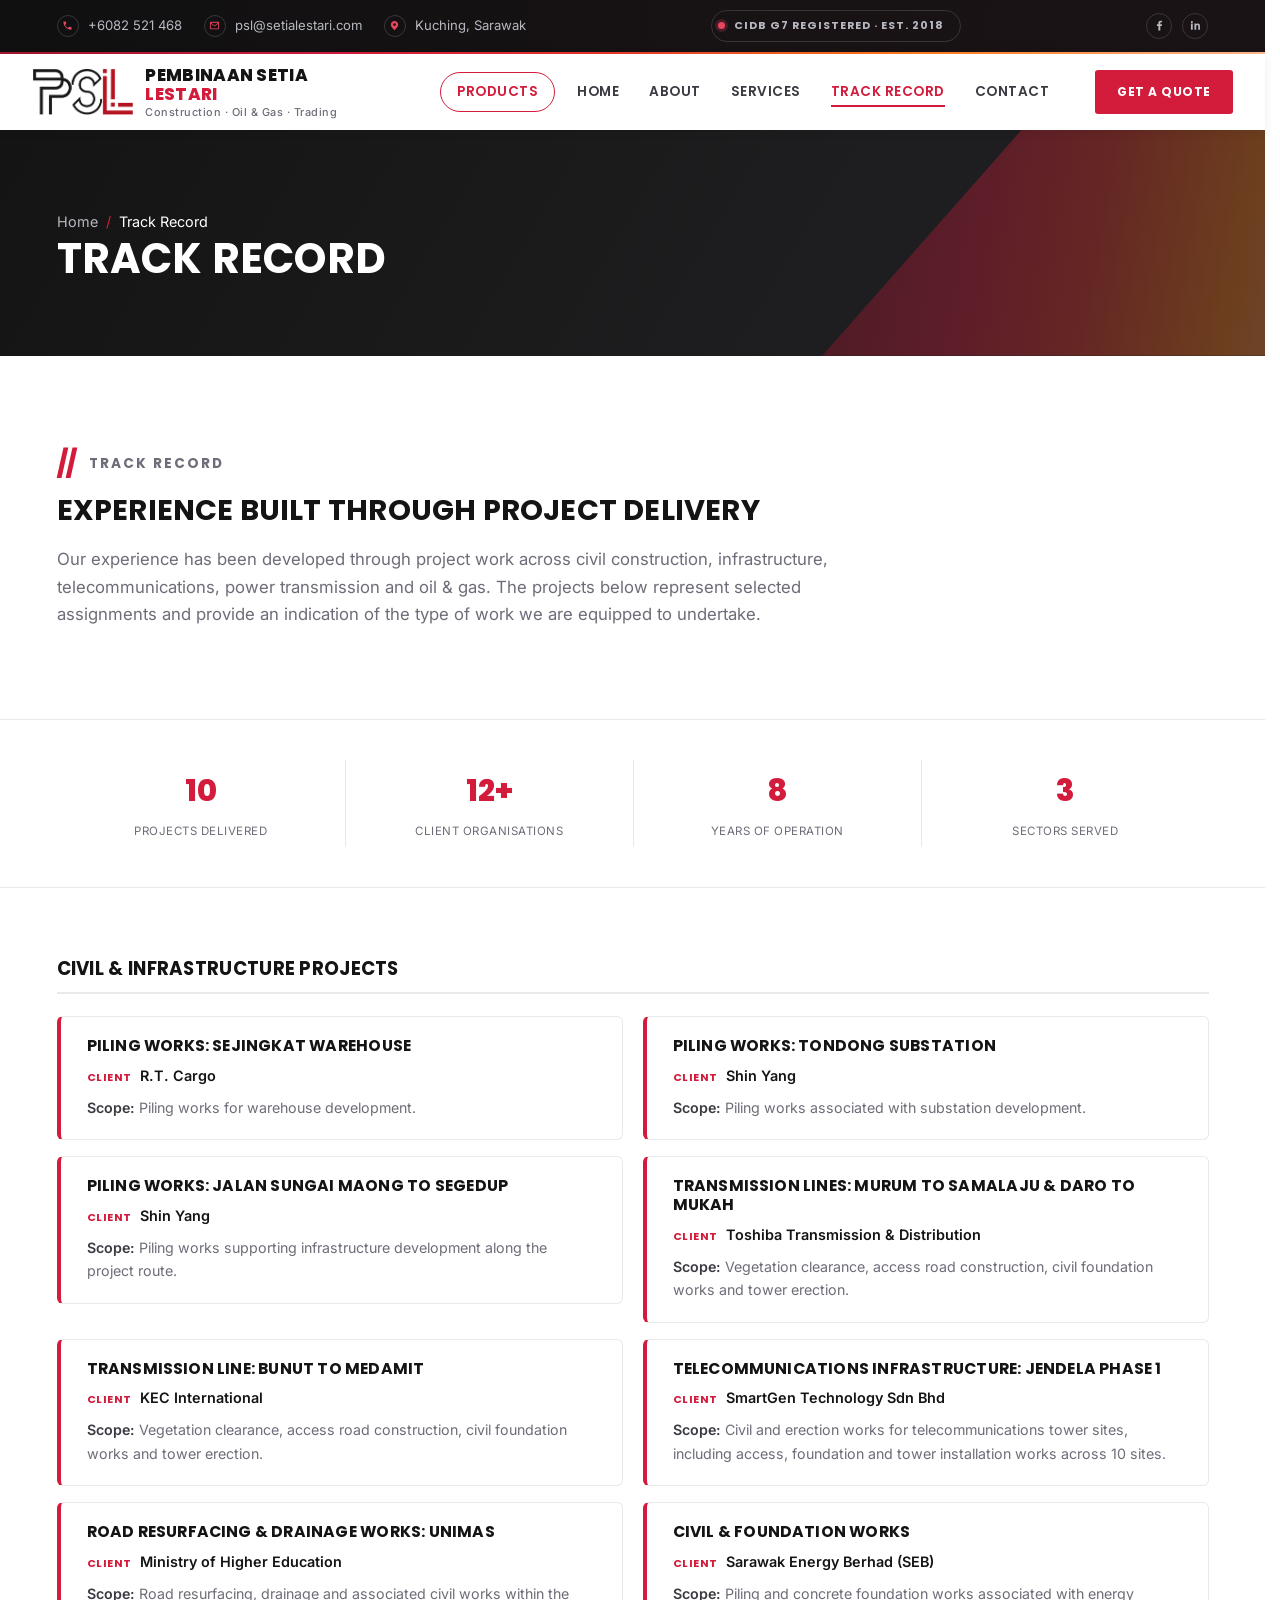
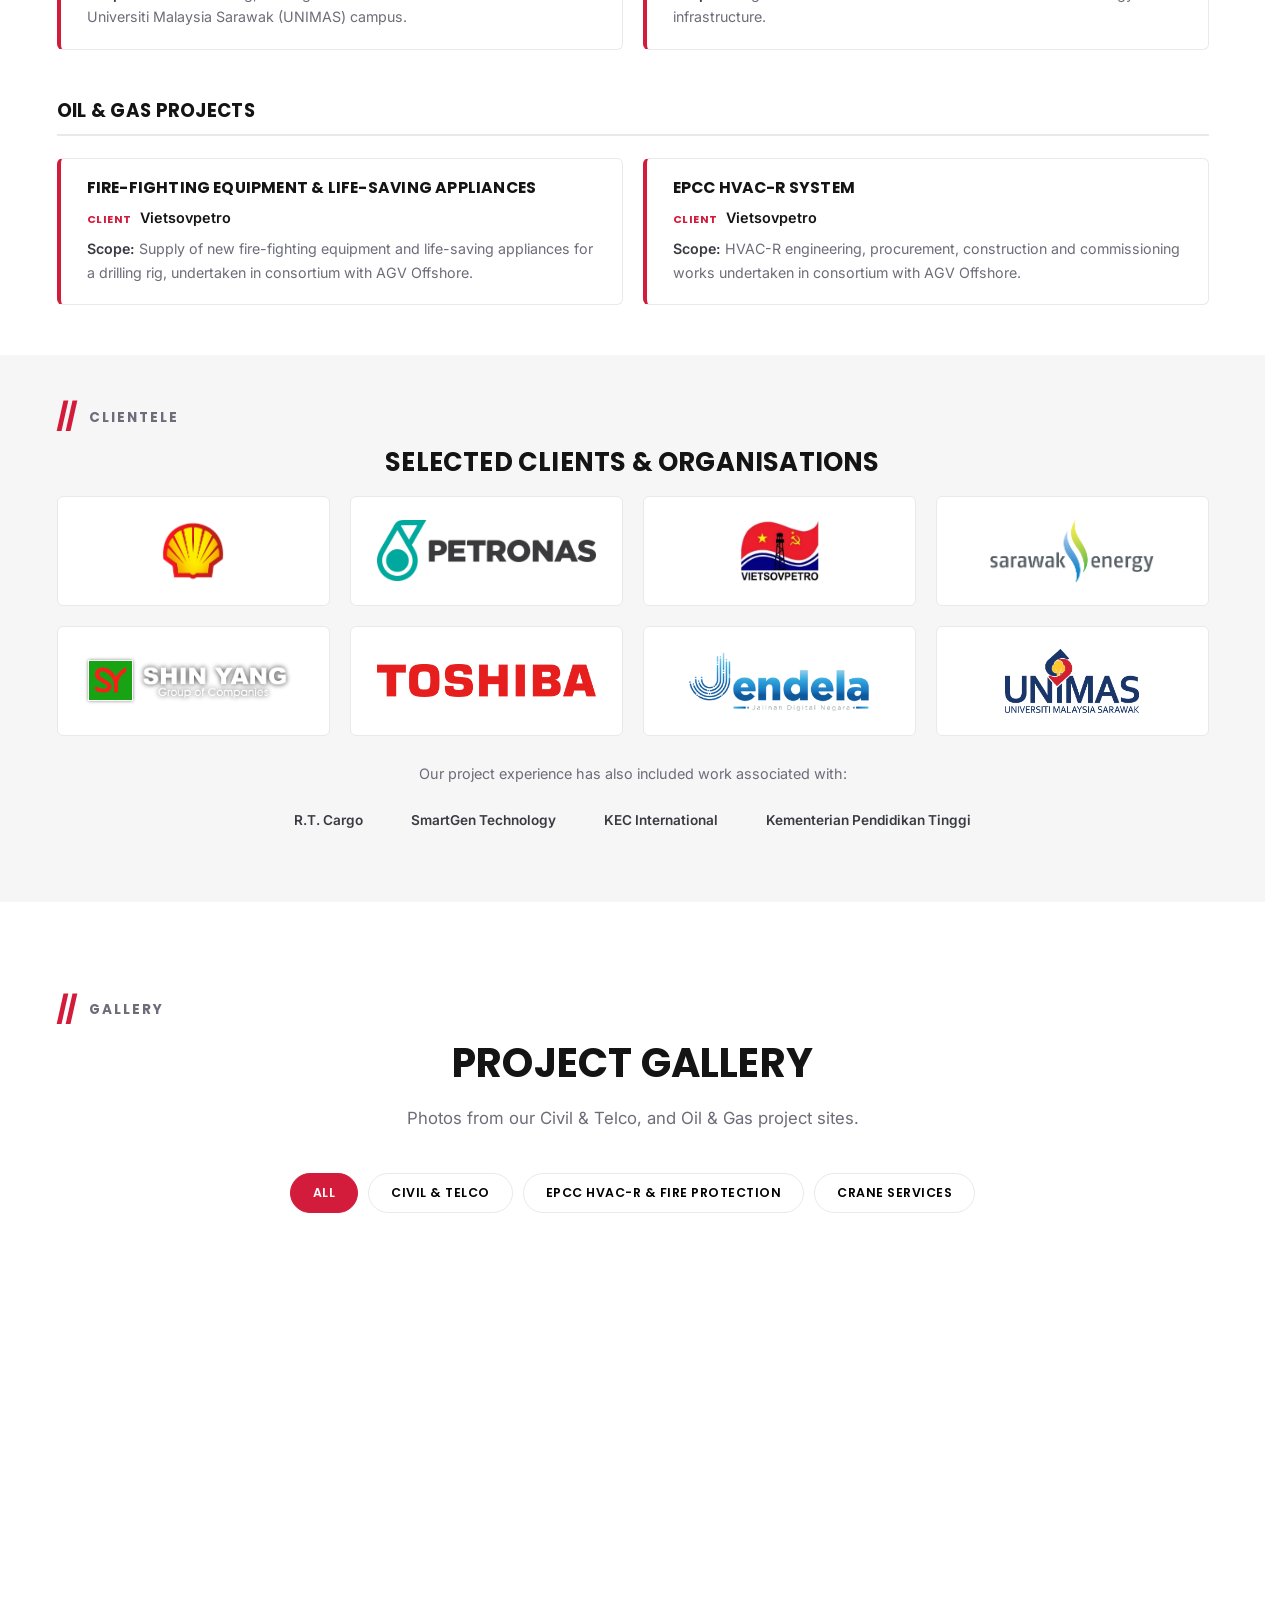
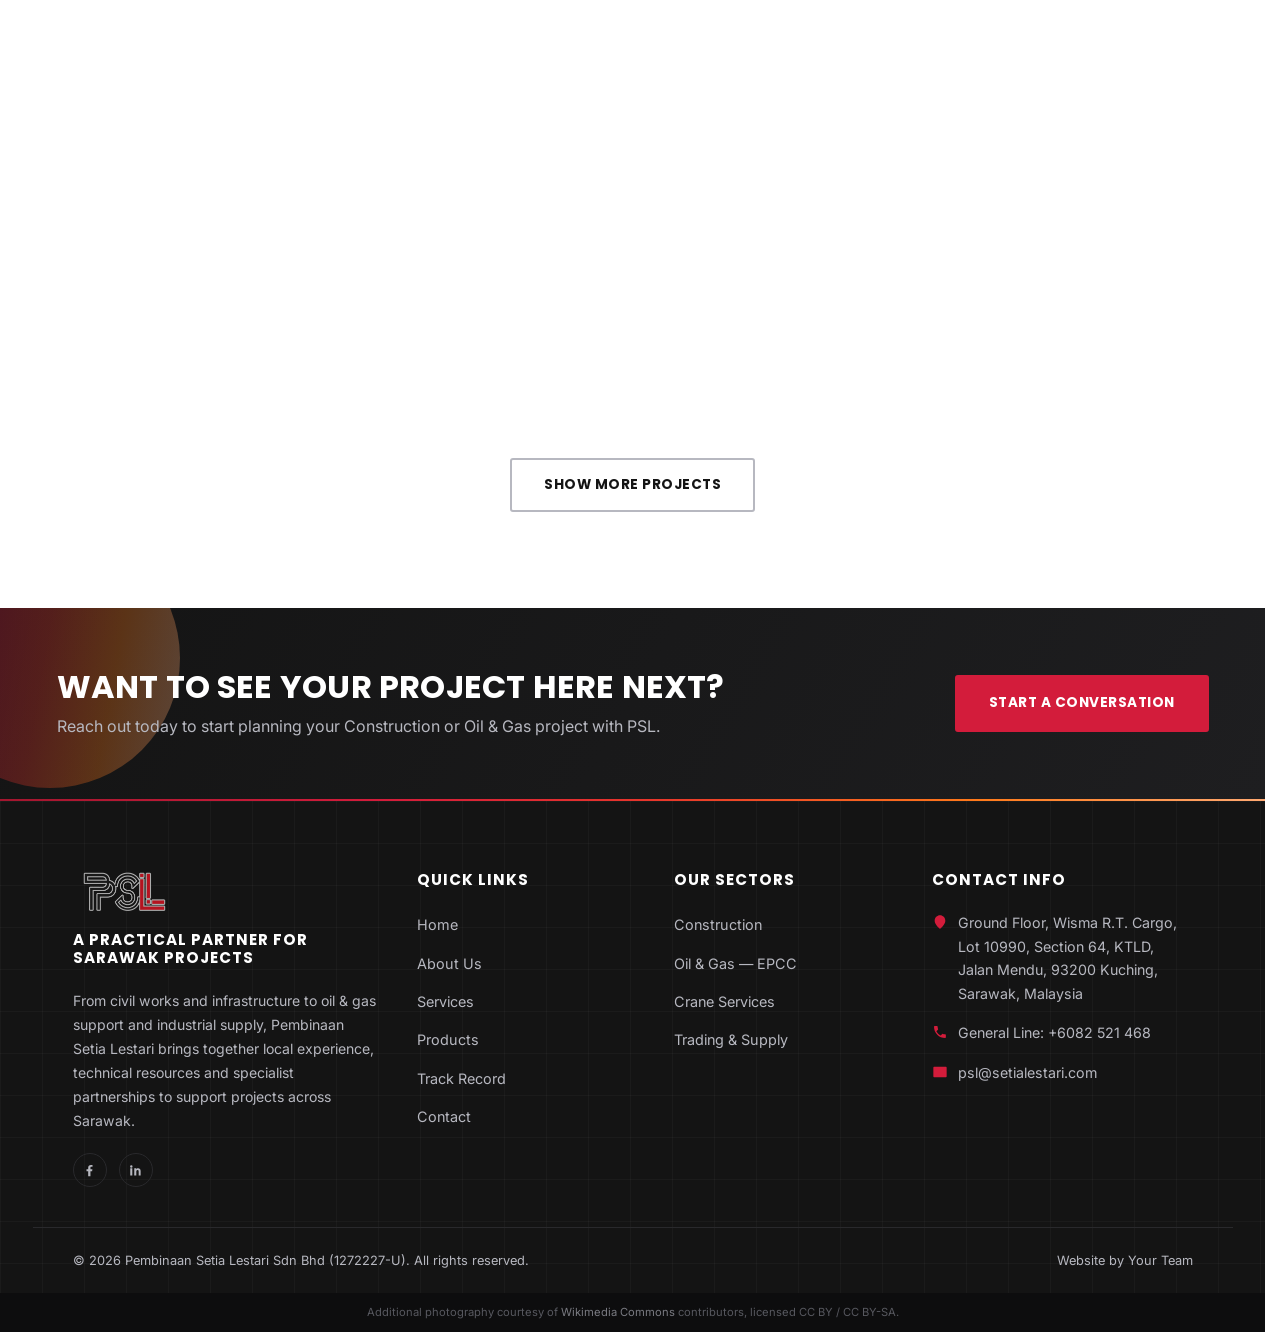
<file: projects.html>
<!DOCTYPE html>
<html lang="en">
<head>
<meta charset="UTF-8">
<meta name="viewport" content="width=device-width, initial-scale=1.0">
<title>Track Record | Pembinaan Setia Lestari Sdn Bhd</title>
<meta name="description" content="Track record and project gallery of Pembinaan Setia Lestari Sdn Bhd — civil, telco, transmission line and Oil & Gas EPCC / Crane Services projects across Sarawak.">
<link rel="icon" href="assets/favicon.png">
<link rel="preconnect" href="https://fonts.googleapis.com">
<link href="https://fonts.googleapis.com/css2?family=Poppins:wght@600;700;800&family=Inter:wght@400;500;600;700&display=swap" rel="stylesheet">
<link rel="stylesheet" href="css/style.css">
</head>
<body>

<div class="topbar">
  <div class="container">
    <div class="topbar-info">
      <a href="tel:+6082521468"><span class="topbar-ico"><svg viewBox="0 0 24 24" width="12" height="12"><path d="M6.6 10.8c1.4 2.8 3.7 5.1 6.5 6.5l2.2-2.2c.3-.3.7-.4 1-.2 1.1.4 2.3.6 3.5.6.6 0 1 .4 1 1V20c0 .6-.4 1-1 1C10.6 21 3 13.4 3 4c0-.6.4-1 1-1h3.5c.6 0 1 .4 1 1 0 1.2.2 2.4.6 3.5.1.4 0 .8-.2 1L6.6 10.8z"/></svg></span><span class="topbar-text">+6082 521 468</span></a>
      <a href="mailto:psl@setialestari.com"><span class="topbar-ico"><svg viewBox="0 0 24 24" width="12" height="12"><path d="M2 5.5C2 4.7 2.7 4 3.5 4h17c.8 0 1.5.7 1.5 1.5v13c0 .8-.7 1.5-1.5 1.5h-17c-.8 0-1.5-.7-1.5-1.5v-13zm2.2.5 7.8 6 7.8-6H4.2zM20 7.9l-7.5 5.8a1 1 0 0 1-1 0L4 7.9V18.5h16V7.9z"/></svg></span><span class="topbar-text">psl@setialestari.com</span></a>
      <span class="topbar-item topbar-location"><span class="topbar-ico"><svg viewBox="0 0 24 24" width="12" height="12"><path d="M12 2C7.6 2 4 5.6 4 10c0 5.5 7 11.5 7.3 11.7.2.2.5.3.7.3s.5-.1.7-.3C13 21.5 20 15.5 20 10c0-4.4-3.6-8-8-8zm0 11a3 3 0 1 1 0-6 3 3 0 0 1 0 6z"/></svg></span><span class="topbar-text">Kuching, Sarawak</span></span>
    </div>
    <div class="topbar-badge"><span class="pulse-dot"></span>CIDB G7 Registered &middot; Est. 2018</div>
    <div class="topbar-social">
      <a href="#" aria-label="Facebook"><svg viewBox="0 0 24 24" width="13" height="13"><path d="M13.5 21v-8h2.7l.4-3.2h-3.1V7.7c0-.9.3-1.6 1.6-1.6h1.7V3.2C16.5 3.1 15.4 3 14.2 3c-2.6 0-4.3 1.6-4.3 4.4v2.4H7.2v3.2h2.7v8h3.6z"/></svg></a>
      <a href="#" aria-label="LinkedIn"><svg viewBox="0 0 24 24" width="13" height="13"><path d="M6.9 8.4H3.6V20h3.3V8.4zM5.3 3.5a1.9 1.9 0 1 0 0 3.9 1.9 1.9 0 0 0 0-3.9zM20.4 20h-3.3v-6.2c0-1.5-.5-2.5-1.8-2.5-1 0-1.6.7-1.9 1.3-.1.2-.1.6-.1.9V20H10s.1-10.6 0-11.6h3.3v1.6c.4-.7 1.2-1.7 3-1.7 2.2 0 3.9 1.4 3.9 4.5V20z"/></svg></a>
    </div>
  </div>
</div>

<header class="site-header">
  <div class="container navbar">
    <a href="index.html" class="brand">
      <img src="assets/logo.png" alt="PSL — Pembinaan Setia Lestari" class="brand-logo-img">
      <span class="brand-text">
        <span class="brand-word"><span class="p1">Pembinaan Setia</span> <span class="p2">Lestari</span></span>
        <span class="brand-sub">Construction &middot; Oil &amp; Gas &middot; Trading</span>
      </span>
    </a>
    <button class="nav-toggle" aria-label="Toggle menu"><span></span><span></span><span></span></button>
    <div class="nav-overlay"></div>
    <nav class="nav-links">
      <a href="products.html" class="nav-shop">Products</a>
      <a href="index.html">Home</a>
      <a href="about.html">About</a>
      <a href="services.html">Services</a>
      <a href="projects.html">Track Record</a>
      <a href="contact.html">Contact</a>
    </nav>
    <div class="nav-cta">
      <a href="contact.html" class="btn btn-primary btn-sm">Get a Quote</a>
    </div>
  </div>
</header>

<section class="page-header">
  <div class="container">
    <div class="breadcrumb"><a href="index.html">Home</a><span class="sep">/</span><span class="current">Track Record</span></div>
    <h1>Track Record</h1>
  </div>
</section>

<!-- TRACK RECORD -->
<section class="section-pad" style="padding-bottom:50px;">
  <div class="container">
    <div class="slash-eyebrow"><span class="slash">//</span><span class="label">Track Record</span></div>
    <h2 class="section-title" style="font-size:1.8rem;">Experience Built Through Project Delivery</h2>
    <p class="section-lead" style="max-width:820px;">Our experience has been developed through project work across civil construction, infrastructure, telecommunications, power transmission and oil &amp; gas. The projects below represent selected assignments and provide an indication of the type of work we are equipped to undertake.</p>
  </div>
</section>

<!-- ============ STATS BAND ============ -->
<section class="stats-strip-line">
  <div class="container">
    <div class="stats-row">
      <div class="stat-item">
        <div class="stat-num">10</div>
        <div class="stat-label">Projects Delivered</div>
      </div>
      <div class="stat-item">
        <div class="stat-num">12+</div>
        <div class="stat-label">Client Organisations</div>
      </div>
      <div class="stat-item">
        <div class="stat-num">8</div>
        <div class="stat-label">Years Of Operation</div>
      </div>
      <div class="stat-item">
        <div class="stat-num">3</div>
        <div class="stat-label">Sectors Served</div>
      </div>
    </div>
  </div>
</section>

<section class="section-pad" style="padding-top:70px; padding-bottom:50px;">
  <div class="container">
    <div class="track-project-group reveal">
      <h3>Civil &amp; Infrastructure Projects</h3>
      <div class="track-project-list" data-collapse-mobile="4">
        <div class="track-project">
          <h4>Piling Works: Sejingkat Warehouse</h4>
          <div class="track-project-meta"><span class="label">Client</span><span class="value">R.T. Cargo</span></div>
          <p class="track-project-scope"><strong>Scope:</strong> Piling works for warehouse development.</p>
        </div>
        <div class="track-project">
          <h4>Piling Works: Tondong Substation</h4>
          <div class="track-project-meta"><span class="label">Client</span><span class="value">Shin Yang</span></div>
          <p class="track-project-scope"><strong>Scope:</strong> Piling works associated with substation development.</p>
        </div>
        <div class="track-project">
          <h4>Piling Works: Jalan Sungai Maong to Segedup</h4>
          <div class="track-project-meta"><span class="label">Client</span><span class="value">Shin Yang</span></div>
          <p class="track-project-scope"><strong>Scope:</strong> Piling works supporting infrastructure development along the project route.</p>
        </div>
        <div class="track-project">
          <h4>Transmission Lines: Murum to Samalaju &amp; Daro to Mukah</h4>
          <div class="track-project-meta"><span class="label">Client</span><span class="value">Toshiba Transmission &amp; Distribution</span></div>
          <p class="track-project-scope"><strong>Scope:</strong> Vegetation clearance, access road construction, civil foundation works and tower erection.</p>
        </div>
        <div class="track-project">
          <h4>Transmission Line: Bunut to Medamit</h4>
          <div class="track-project-meta"><span class="label">Client</span><span class="value">KEC International</span></div>
          <p class="track-project-scope"><strong>Scope:</strong> Vegetation clearance, access road construction, civil foundation works and tower erection.</p>
        </div>
        <div class="track-project">
          <h4>Telecommunications Infrastructure: JENDELA Phase 1</h4>
          <div class="track-project-meta"><span class="label">Client</span><span class="value">SmartGen Technology Sdn Bhd</span></div>
          <p class="track-project-scope"><strong>Scope:</strong> Civil and erection works for telecommunications tower sites, including access, foundation and tower installation works across 10 sites.</p>
        </div>
        <div class="track-project">
          <h4>Road Resurfacing &amp; Drainage Works: UNIMAS</h4>
          <div class="track-project-meta"><span class="label">Client</span><span class="value">Ministry of Higher Education</span></div>
          <p class="track-project-scope"><strong>Scope:</strong> Road resurfacing, drainage and associated civil works within the Universiti Malaysia Sarawak (UNIMAS) campus.</p>
        </div>
        <div class="track-project">
          <h4>Civil &amp; Foundation Works</h4>
          <div class="track-project-meta"><span class="label">Client</span><span class="value">Sarawak Energy Berhad (SEB)</span></div>
          <p class="track-project-scope"><strong>Scope:</strong> Piling and concrete foundation works associated with energy infrastructure.</p>
        </div>
      </div>
    </div>

    <div class="track-project-group reveal">
      <h3>Oil &amp; Gas Projects</h3>
      <div class="track-project-list">
        <div class="track-project">
          <h4>Fire-Fighting Equipment &amp; Life-Saving Appliances</h4>
          <div class="track-project-meta"><span class="label">Client</span><span class="value">Vietsovpetro</span></div>
          <p class="track-project-scope"><strong>Scope:</strong> Supply of new fire-fighting equipment and life-saving appliances for a drilling rig, undertaken in consortium with AGV Offshore.</p>
        </div>
        <div class="track-project">
          <h4>EPCC HVAC-R System</h4>
          <div class="track-project-meta"><span class="label">Client</span><span class="value">Vietsovpetro</span></div>
          <p class="track-project-scope"><strong>Scope:</strong> HVAC-R engineering, procurement, construction and commissioning works undertaken in consortium with AGV Offshore.</p>
        </div>
      </div>
    </div>
  </div>
</section>

<!-- CLIENTELE -->
<section class="section-pad" style="background:var(--gray-100); padding-top:50px; padding-bottom:60px;">
  <div class="container">
    <div class="slash-eyebrow center"><span class="slash">//</span><span class="label">Clientele</span></div>
    <h2 class="section-title center" style="font-size:1.6rem;">Selected Clients &amp; Organisations</h2>
    <div class="client-logos reveal">
      <div class="client-logo-card"><img src="assets/clients/client-shell.png" alt="Shell"></div>
      <div class="client-logo-card"><img src="assets/clients/client-petronas.png" alt="Petronas"></div>
      <div class="client-logo-card"><img src="assets/clients/client-vietsovpetro.png" alt="Vietsovpetro"></div>
      <div class="client-logo-card"><img src="assets/clients/client-sarawak-energy.png" alt="Sarawak Energy"></div>
      <div class="client-logo-card"><img src="assets/clients/client-shinyang.png" alt="Shin Yang"></div>
      <div class="client-logo-card"><img src="assets/clients/client-toshiba.png" alt="Toshiba"></div>
      <div class="client-logo-card"><img src="assets/clients/client-jendela.png" alt="Jendela"></div>
      <div class="client-logo-card"><img src="assets/clients/client-unimas.png" alt="UNIMAS"></div>
    </div>
    <p class="center reveal" style="margin-top:26px; color:var(--gray-600); font-size:.9rem; max-width:760px; margin-left:auto; margin-right:auto;">Our project experience has also included work associated with:</p>
    <div class="brand-chip-grid center reveal" style="justify-content:center; margin-top:14px;">
      <span class="brand-chip">R.T. Cargo</span>
      <span class="brand-chip">SmartGen Technology</span>
      <span class="brand-chip">KEC International</span>
      <span class="brand-chip">Kementerian Pendidikan Tinggi</span>
    </div>
  </div>
</section>

<!-- GALLERY -->
<section class="section-pad">
  <div class="container">
    <div class="slash-eyebrow center"><span class="slash">//</span><span class="label">Gallery</span></div>
    <h2 class="section-title center">Project Gallery</h2>
    <p class="section-lead center">Photos from our Civil &amp; Telco, and Oil &amp; Gas project sites.</p>

    <div class="filter-bar center" style="justify-content:center;">
      <button class="filter-btn active" data-filter="all">All</button>
      <button class="filter-btn" data-filter="civil">Civil &amp; Telco</button>
      <button class="filter-btn" data-filter="epcc">EPCC HVAC-R &amp; Fire Protection</button>
      <button class="filter-btn" data-filter="crane">Crane Services</button>
    </div>

    <div class="grid grid-3 gallery-grid">

      <div class="project-card reveal" data-category="civil">
        <div class="photo-block"><img src="assets/photos/construction-road-1.jpg" alt="Completed road works"></div>
        <div class="project-info"><span class="project-cat">Civil &amp; Telco</span><h3>Road Re-Surfacing</h3></div>
      </div>
      <div class="project-card reveal" data-category="civil">
        <div class="photo-block"><img src="assets/photos/construction-road-markings.jpg" alt="Road markings and drainage"></div>
        <div class="project-info"><span class="project-cat">Civil &amp; Telco</span><h3>Road Markings &amp; Drainage</h3></div>
      </div>
      <div class="project-card reveal" data-category="civil">
        <div class="photo-block"><img src="assets/photos/construction-asphalt-paving.jpg" alt="Asphalt paving works"></div>
        <div class="project-info"><span class="project-cat">Civil &amp; Telco</span><h3>Asphalt Paving</h3></div>
      </div>
      <div class="project-card reveal" data-category="civil">
        <div class="photo-block"><img src="assets/photos/construction-excavator-sunset.jpeg" alt="Excavation works"></div>
        <div class="project-info"><span class="project-cat">Civil &amp; Telco</span><h3>Site Excavation</h3></div>
      </div>
      <div class="project-card reveal" data-category="civil">
        <div class="photo-block"><img src="assets/photos/construction-precast-piles.jpg" alt="Precast concrete piles"></div>
        <div class="project-info"><span class="project-cat">Civil &amp; Telco</span><h3>Precast Concrete Piles</h3></div>
      </div>
      <div class="project-card reveal" data-category="civil">
        <div class="photo-block"><img src="assets/photos/construction-foundation-layout.jpg" alt="Foundation trench layout"></div>
        <div class="project-info"><span class="project-cat">Civil &amp; Telco</span><h3>Foundation Works</h3></div>
      </div>
      <div class="project-card reveal" data-category="civil">
        <div class="photo-block"><img src="assets/photos/construction-hillside-site.jpg" alt="Hillside site works"></div>
        <div class="project-info"><span class="project-cat">Civil &amp; Telco</span><h3>Hillside Site Development</h3></div>
      </div>
      <div class="project-card reveal" data-category="civil">
        <div class="photo-block"><img src="assets/photos/construction-telco-tower.jpg" alt="Telco tower erection"></div>
        <div class="project-info"><span class="project-cat">Civil &amp; Telco</span><h3>Telco Tower Erection</h3></div>
      </div>
      <div class="project-card reveal" data-category="civil">
        <div class="photo-block"><img src="assets/photos/construction-transmission-tower.jpg" alt="Transmission tower"></div>
        <div class="project-info"><span class="project-cat">Civil &amp; Telco</span><h3>Transmission Tower</h3></div>
      </div>
      <div class="project-card reveal" data-category="civil">
        <div class="photo-block"><img src="assets/photos/construction-rebar-works.jpg" alt="Rebar and concrete foundation works"></div>
        <div class="project-info"><span class="project-cat">Civil &amp; Telco</span><h3>Foundation Concrete Works</h3></div>
      </div>
      <div class="project-card reveal" data-category="civil">
        <div class="photo-block"><img src="assets/photos/construction-piling-rig.jpg" alt="Piling rig at work"></div>
        <div class="project-info"><span class="project-cat">Civil &amp; Telco</span><h3>Piling Rig Operations</h3></div>
      </div>
      <div class="project-card reveal" data-category="civil">
        <div class="photo-block"><img src="assets/photos/construction-transmission-pylon.jpg" alt="Linemen working on transmission pylon"></div>
        <div class="project-info"><span class="project-cat">Civil &amp; Telco</span><h3>Power Line Maintenance Works</h3></div>
      </div>
      <div class="project-card reveal" data-category="civil">
        <div class="photo-block"><img src="assets/photos/construction-telco-mast-install.jpg" alt="Telecommunications mast installation"></div>
        <div class="project-info"><span class="project-cat">Civil &amp; Telco</span><h3>Telco Mast Installation</h3></div>
      </div>

      <div class="project-card reveal" data-category="epcc">
        <div class="photo-block"><img src="assets/photos/oilgas-offshore-platform.jpg" alt="Offshore platform"></div>
        <div class="project-info"><span class="project-cat">Oil &amp; Gas</span><h3>Offshore Platform</h3></div>
      </div>
      <div class="project-card reveal" data-category="epcc">
        <div class="photo-block"><img src="assets/photos/oilgas-hvac-panel.jpg" alt="HVAC-R installation"></div>
        <div class="project-info"><span class="project-cat">EPCC HVAC-R</span><h3>HVAC-R Panel Installation</h3></div>
      </div>
      <div class="project-card reveal" data-category="epcc">
        <div class="photo-block"><img src="assets/photos/oilgas-hvac-unit.jpg" alt="HVAC-R unit"></div>
        <div class="project-info"><span class="project-cat">EPCC HVAC-R</span><h3>HVAC-R Equipment</h3></div>
      </div>
      <div class="project-card reveal" data-category="epcc">
        <div class="photo-block"><img src="assets/photos/oilgas-fireprotection-piping.jpg" alt="Fire protection piping"></div>
        <div class="project-info"><span class="project-cat">Fire Protection</span><h3>Fire Protection Piping</h3></div>
      </div>
      <div class="project-card reveal" data-category="epcc">
        <div class="photo-block"><img src="assets/photos/oilgas-fireprotection-team.jpg" alt="Fire protection system commissioning"></div>
        <div class="project-info"><span class="project-cat">Fire Protection</span><h3>System Commissioning</h3></div>
      </div>
      <div class="project-card reveal" data-category="epcc">
        <div class="photo-block"><img src="assets/photos/oilgas-fireprotection-system.jpg" alt="Fire suppression system"></div>
        <div class="project-info"><span class="project-cat">Fire Protection</span><h3>Fire Suppression System</h3></div>
      </div>
      <div class="project-card reveal" data-category="epcc">
        <div class="photo-block"><img src="assets/photos/oilgas-fireprotection-cylinders.jpg" alt="Fire suppression cylinders room"></div>
        <div class="project-info"><span class="project-cat">Fire Protection</span><h3>Suppression Cylinder Room</h3></div>
      </div>

      <div class="project-card reveal" data-category="crane">
        <div class="photo-block"><img src="assets/photos/crane-services-platform.jpg" alt="Crane lifting on platform"></div>
        <div class="project-info"><span class="project-cat">Crane Services</span><h3>Offshore Lifting Operation</h3></div>
      </div>
      <div class="project-card reveal" data-category="crane">
        <div class="photo-block"><img src="assets/photos/crane-services-deck-team.jpg" alt="Crane services deck team"></div>
        <div class="project-info"><span class="project-cat">Crane Services</span><h3>Deck Rigging Team</h3></div>
      </div>
      <div class="project-card reveal" data-category="crane">
        <div class="photo-block"><img src="assets/photos/crane-services-hydraulic.jpg" alt="Crane hydraulic maintenance"></div>
        <div class="project-info"><span class="project-cat">Crane Services</span><h3>Hydraulic Maintenance</h3></div>
      </div>
      <div class="project-card reveal" data-category="crane">
        <div class="photo-block"><img src="assets/photos/crane-services-load-guide.jpg" alt="Crane load guidance"></div>
        <div class="project-info"><span class="project-cat">Crane Services</span><h3>Load Guidance</h3></div>
      </div>
      <div class="project-card reveal" data-category="crane">
        <div class="photo-block"><img src="assets/photos/crane-services-vessel-lift.jpg" alt="Crane lift on vessel"></div>
        <div class="project-info"><span class="project-cat">Crane Services</span><h3>Vessel Deck Lift</h3></div>
      </div>
      <div class="project-card reveal" data-category="crane">
        <div class="photo-block"><img src="assets/photos/crane-services-vessel-crane.jpg" alt="Heavy lift crane vessel"></div>
        <div class="project-info"><span class="project-cat">Crane Services</span><h3>Heavy Lift Vessel Support</h3></div>
      </div>

    </div>
    <div class="center mt-40">
      <button id="gallery-show-more" class="btn btn-outline-dark" type="button">Show More Projects</button>
    </div>
  </div>
</section>

<section class="cta-banner">
  <div class="container cta-inner">
    <div>
      <h2>Want to see your project here next?</h2>
      <p>Reach out today to start planning your Construction or Oil &amp; Gas project with PSL.</p>
    </div>
    <a href="contact.html" class="btn btn-primary">Start a Conversation</a>
  </div>
</section>

<footer class="site-footer">
  <div class="container footer-top">
    <div class="footer-about">
      <img src="assets/logo-stroke.png" alt="PSL — Pembinaan Setia Lestari" class="footer-logo-img">
      <h5>A Practical Partner For Sarawak Projects</h5>
      <p>From civil works and infrastructure to oil &amp; gas support and industrial supply, Pembinaan Setia Lestari brings together local experience, technical resources and specialist partnerships to support projects across Sarawak.</p>
      <div class="footer-social">
        <a href="#" aria-label="Facebook"><svg viewBox="0 0 24 24" width="13" height="13"><path d="M13.5 21v-8h2.7l.4-3.2h-3.1V7.7c0-.9.3-1.6 1.6-1.6h1.7V3.2C16.5 3.1 15.4 3 14.2 3c-2.6 0-4.3 1.6-4.3 4.4v2.4H7.2v3.2h2.7v8h3.6z"/></svg></a>
        <a href="#" aria-label="LinkedIn"><svg viewBox="0 0 24 24" width="13" height="13"><path d="M6.9 8.4H3.6V20h3.3V8.4zM5.3 3.5a1.9 1.9 0 1 0 0 3.9 1.9 1.9 0 0 0 0-3.9zM20.4 20h-3.3v-6.2c0-1.5-.5-2.5-1.8-2.5-1 0-1.6.7-1.9 1.3-.1.2-.1.6-.1.9V20H10s.1-10.6 0-11.6h3.3v1.6c.4-.7 1.2-1.7 3-1.7 2.2 0 3.9 1.4 3.9 4.5V20z"/></svg></a>
      </div>
    </div>
    <div>
      <h5>Quick Links</h5>
      <ul class="footer-links">
        <li><a href="index.html">Home</a></li>
        <li><a href="about.html">About Us</a></li>
        <li><a href="services.html">Services</a></li>
        <li><a href="products.html">Products</a></li>
        <li><a href="projects.html">Track Record</a></li>
        <li><a href="contact.html">Contact</a></li>
      </ul>
    </div>
    <div>
      <h5>Our Sectors</h5>
      <ul class="footer-links">
        <li><a href="services.html#construction">Construction</a></li>
        <li><a href="services.html#oilgas">Oil &amp; Gas — EPCC</a></li>
        <li><a href="services.html#oilgas">Crane Services</a></li>
        <li><a href="services.html#trading">Trading &amp; Supply</a></li>
      </ul>
    </div>
    <div>
      <h5>Contact Info</h5>
      <ul class="footer-contact">
        <li><svg viewBox="0 0 24 24"><path d="M12 2C7.6 2 4 5.6 4 10c0 5.5 7 11.5 7.3 11.7.2.2.5.3.7.3s.5-.1.7-.3C13 21.5 20 15.5 20 10c0-4.4-3.6-8-8-8z"/></svg> Ground Floor, Wisma R.T. Cargo, Lot 10990, Section 64, KTLD, Jalan Mendu, 93200 Kuching, Sarawak, Malaysia</li>
        <li><svg viewBox="0 0 24 24"><path d="M6.6 10.8c1.4 2.8 3.7 5.1 6.5 6.5l2.2-2.2c.3-.3.7-.4 1-.2 1.1.4 2.3.6 3.5.6.6 0 1 .4 1 1V20c0 .6-.4 1-1 1C10.6 21 3 13.4 3 4c0-.6.4-1 1-1h3.5c.6 0 1 .4 1 1 0 1.2.2 2.4.6 3.5.1.4 0 .8-.2 1L6.6 10.8z"/></svg> General Line: +6082 521 468</li>
        <li><svg viewBox="0 0 24 24"><path d="M2 5.5C2 4.7 2.7 4 3.5 4h17c.8 0 1.5.7 1.5 1.5v13c0 .8-.7 1.5-1.5 1.5h-17c-.8 0-1.5-.7-1.5-1.5v-13z"/></svg> psl@setialestari.com</li>
      </ul>
    </div>
  </div>
  <div class="container footer-bottom">
    <span>&copy; <span id="year"></span> Pembinaan Setia Lestari Sdn Bhd (1272227-U). All rights reserved.</span>
    <span>Website by <a href="#">Your Team</a></span>
  </div>
<div class="photo-credits">Additional photography courtesy of <a href="https://commons.wikimedia.org" target="_blank" rel="noopener">Wikimedia Commons</a> contributors, licensed CC BY / CC BY-SA.</div>
</footer>

<button class="back-to-top" aria-label="Back to top"><svg viewBox="0 0 24 24"><path d="M12 4l-8 8h5v8h6v-8h5z"/></svg></button>

<script src="js/script.js"></script>
<script>document.getElementById('year').textContent = new Date().getFullYear();</script>
</body>
</html>
</file>
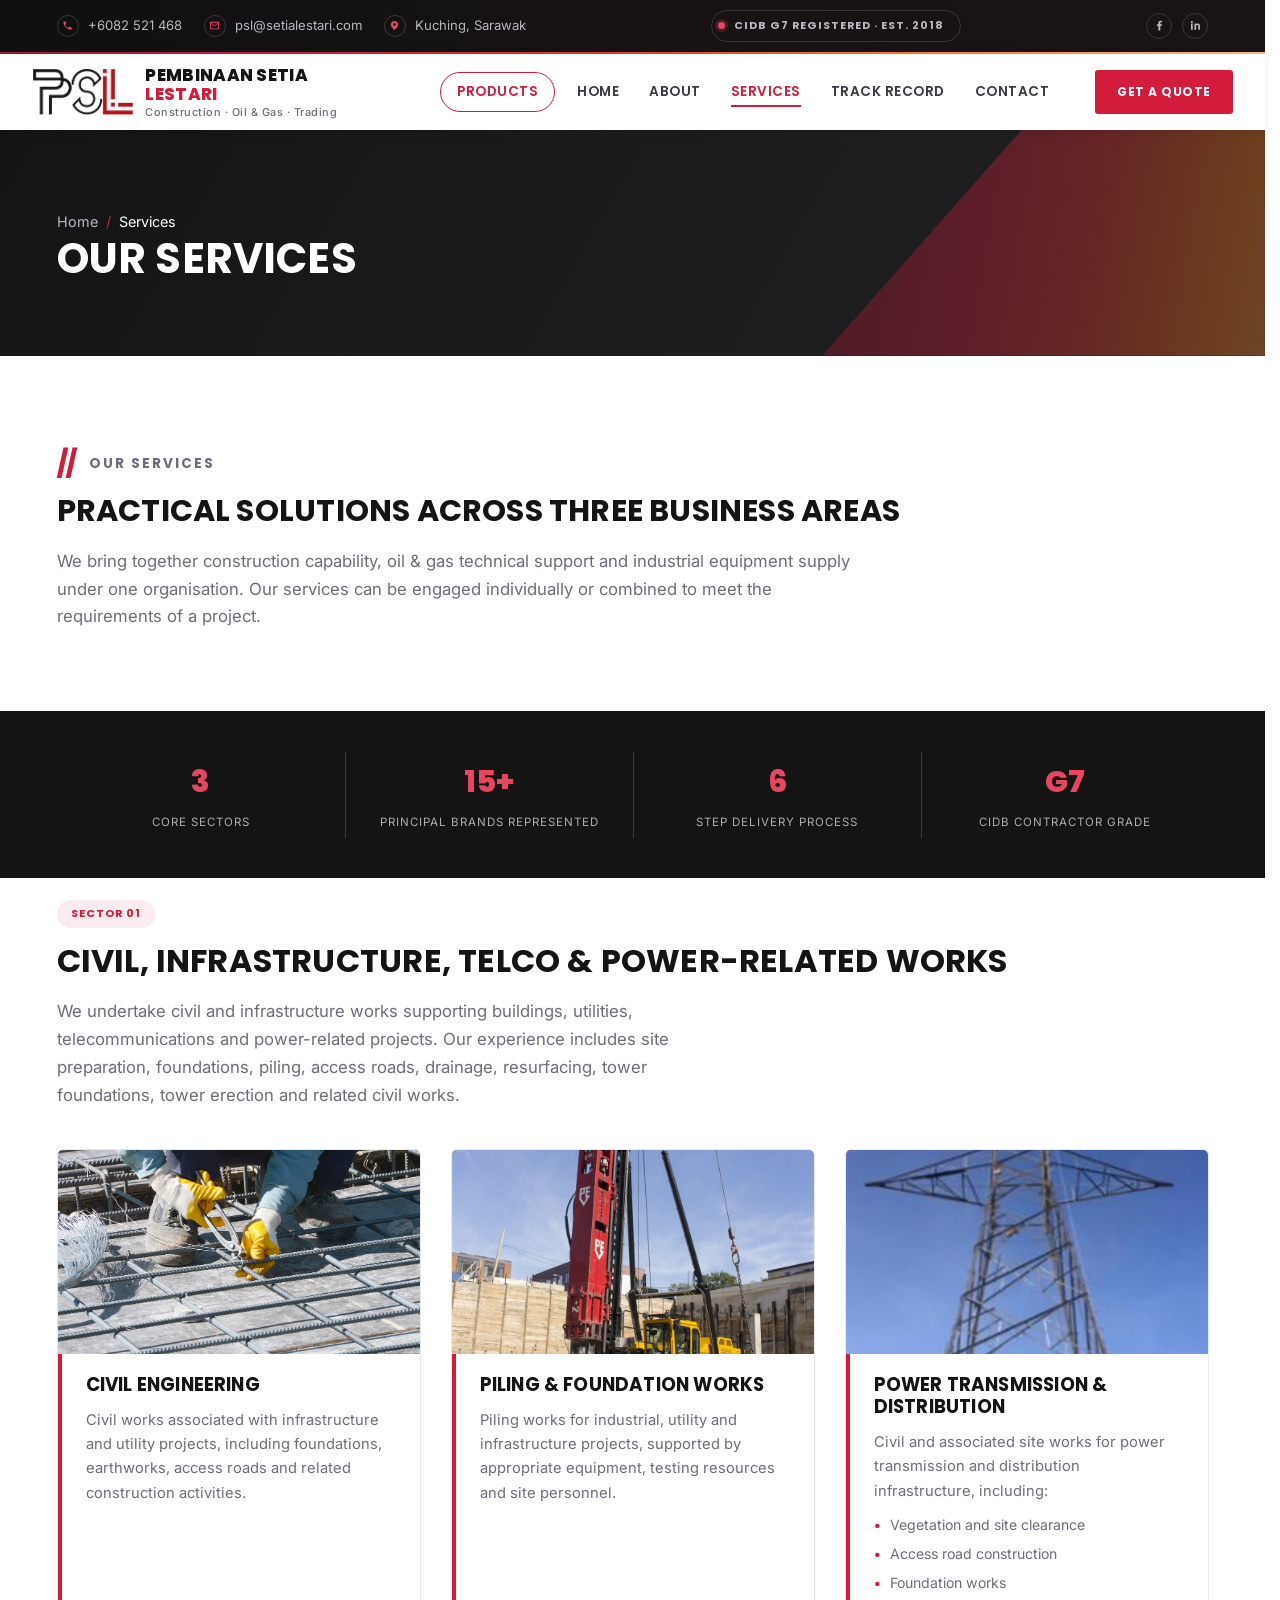
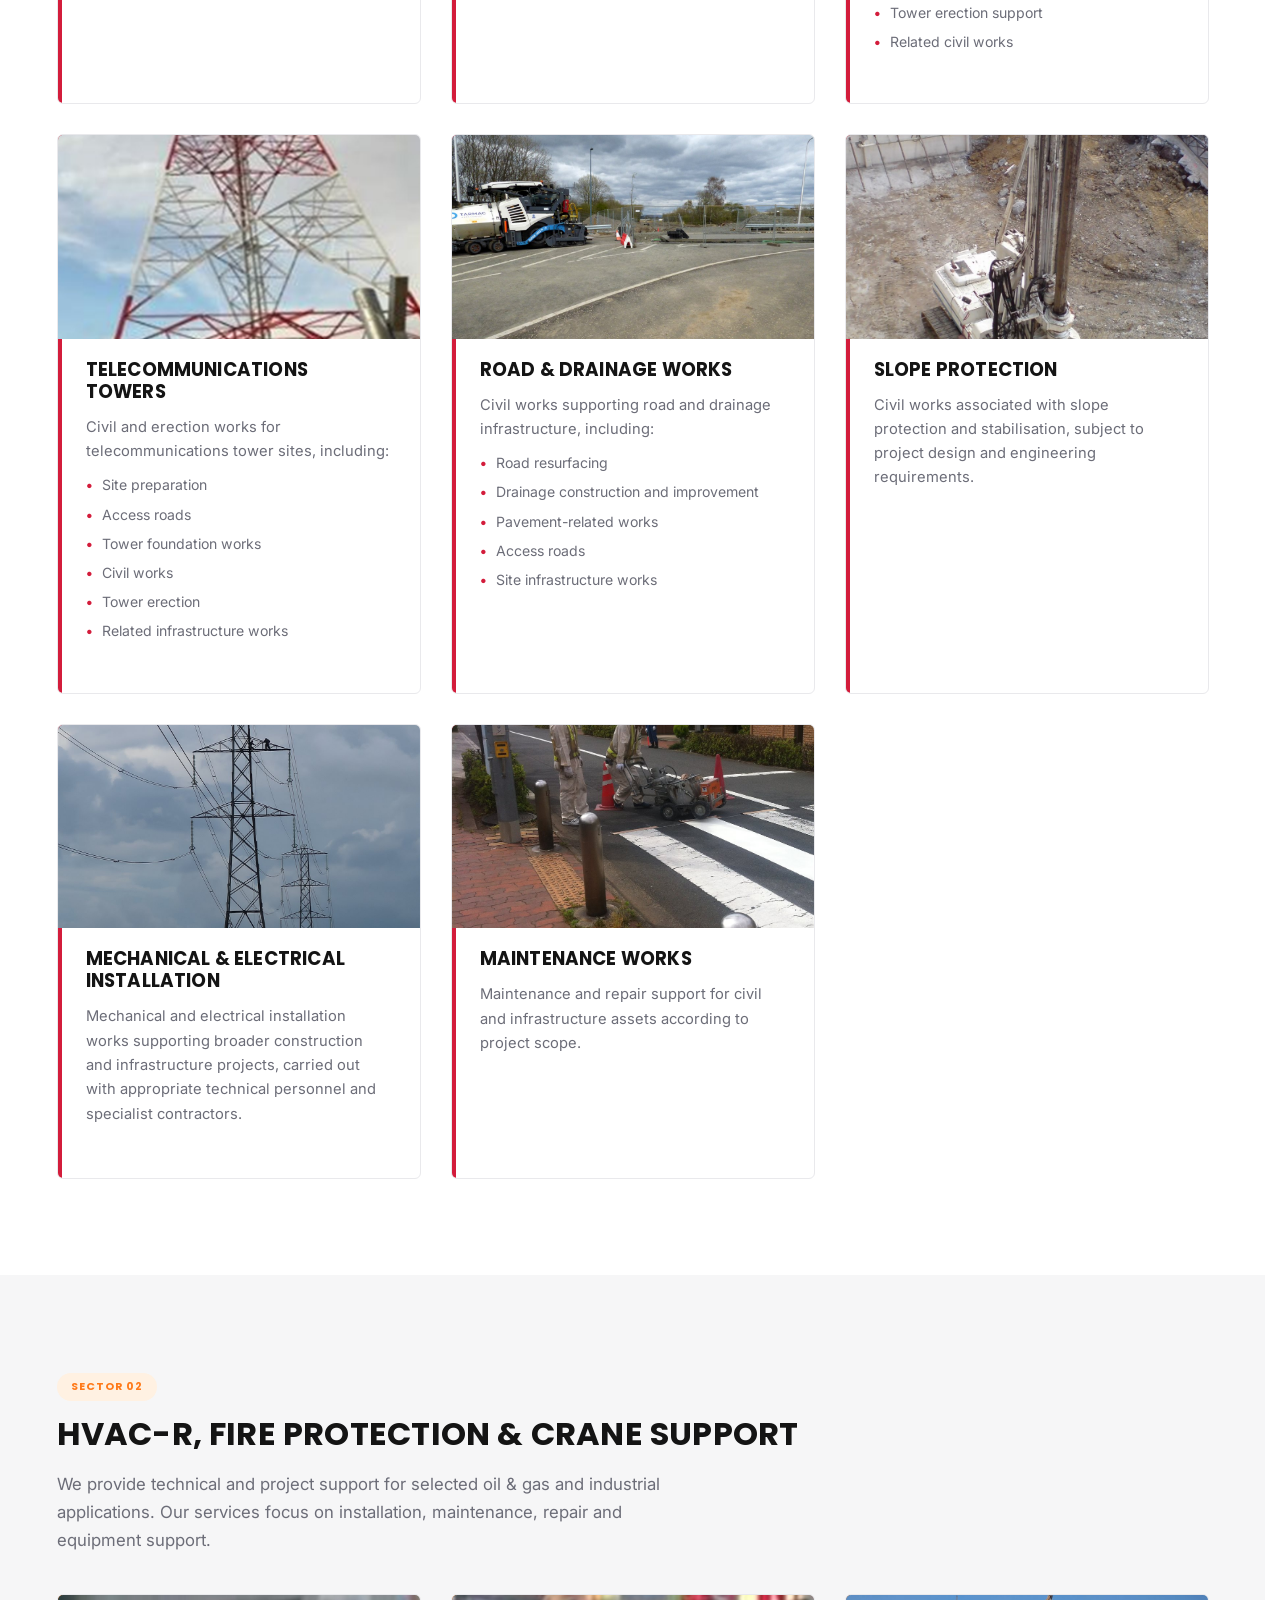
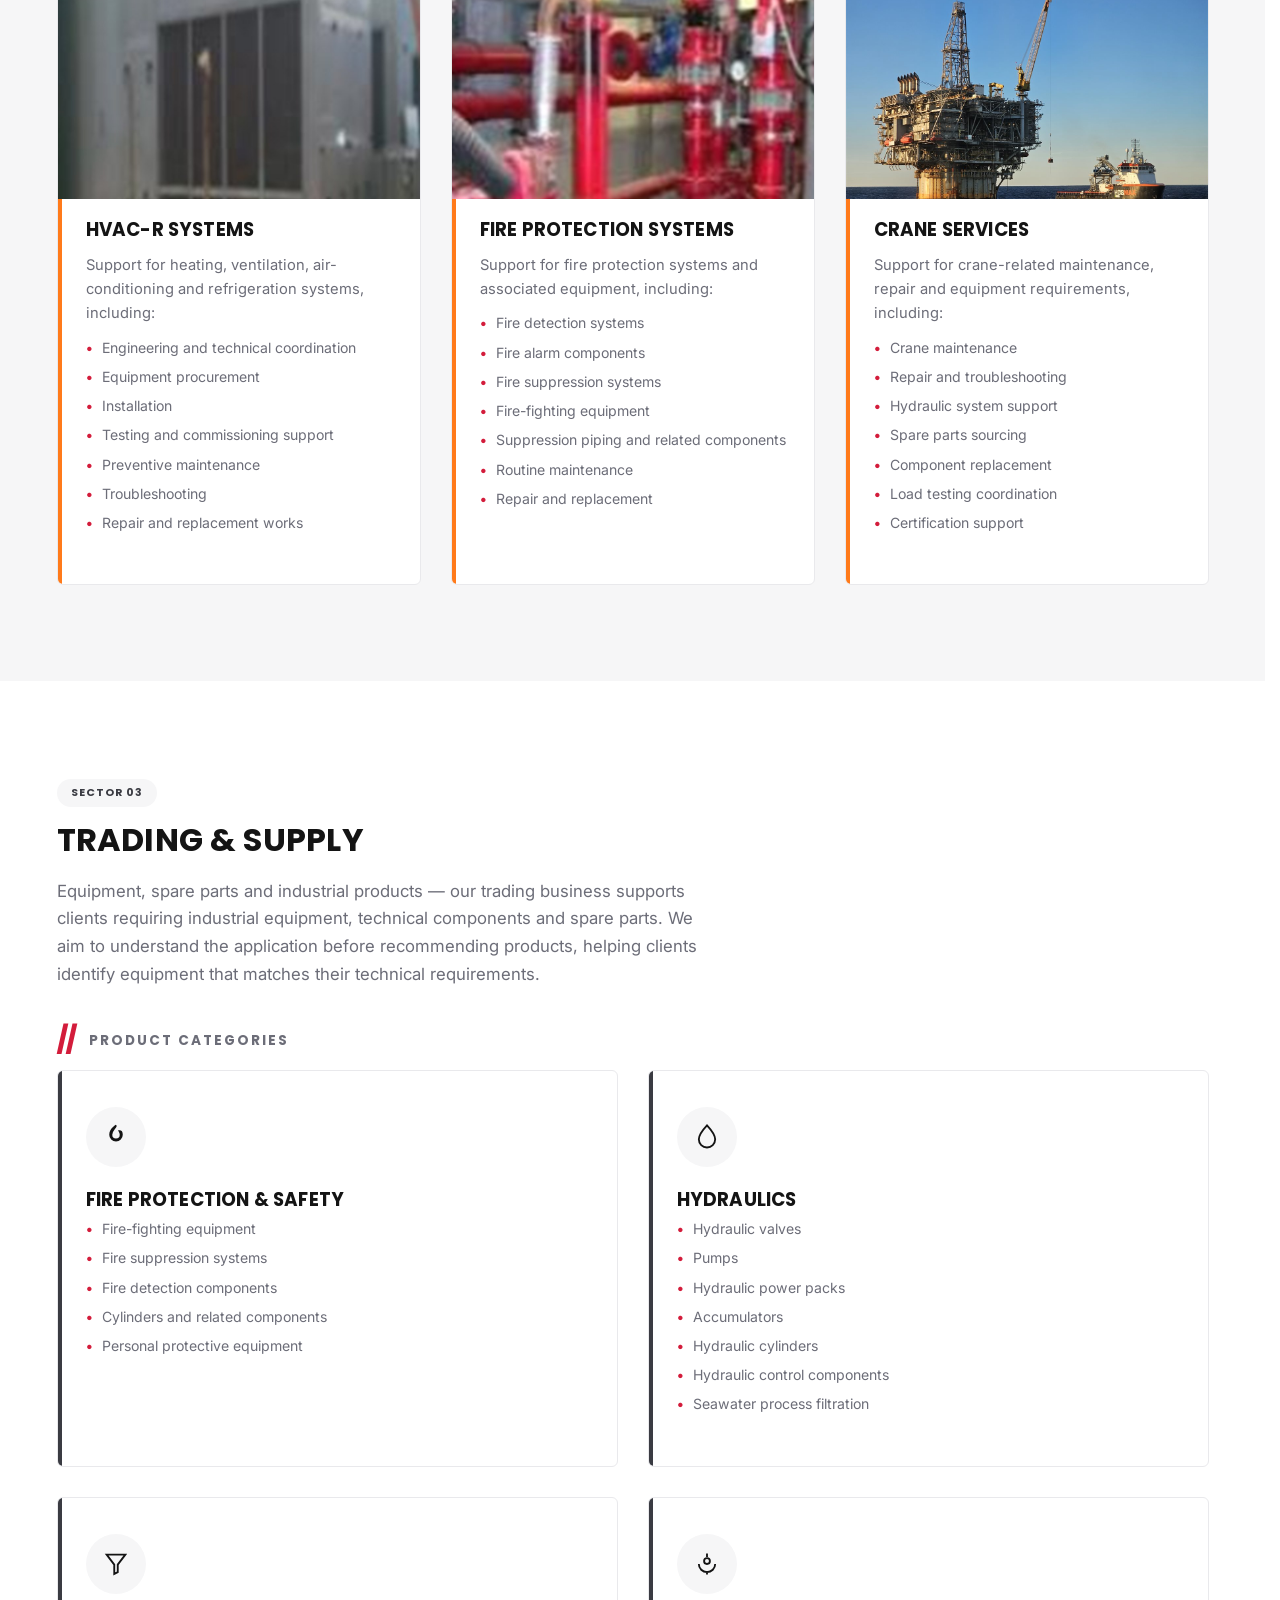
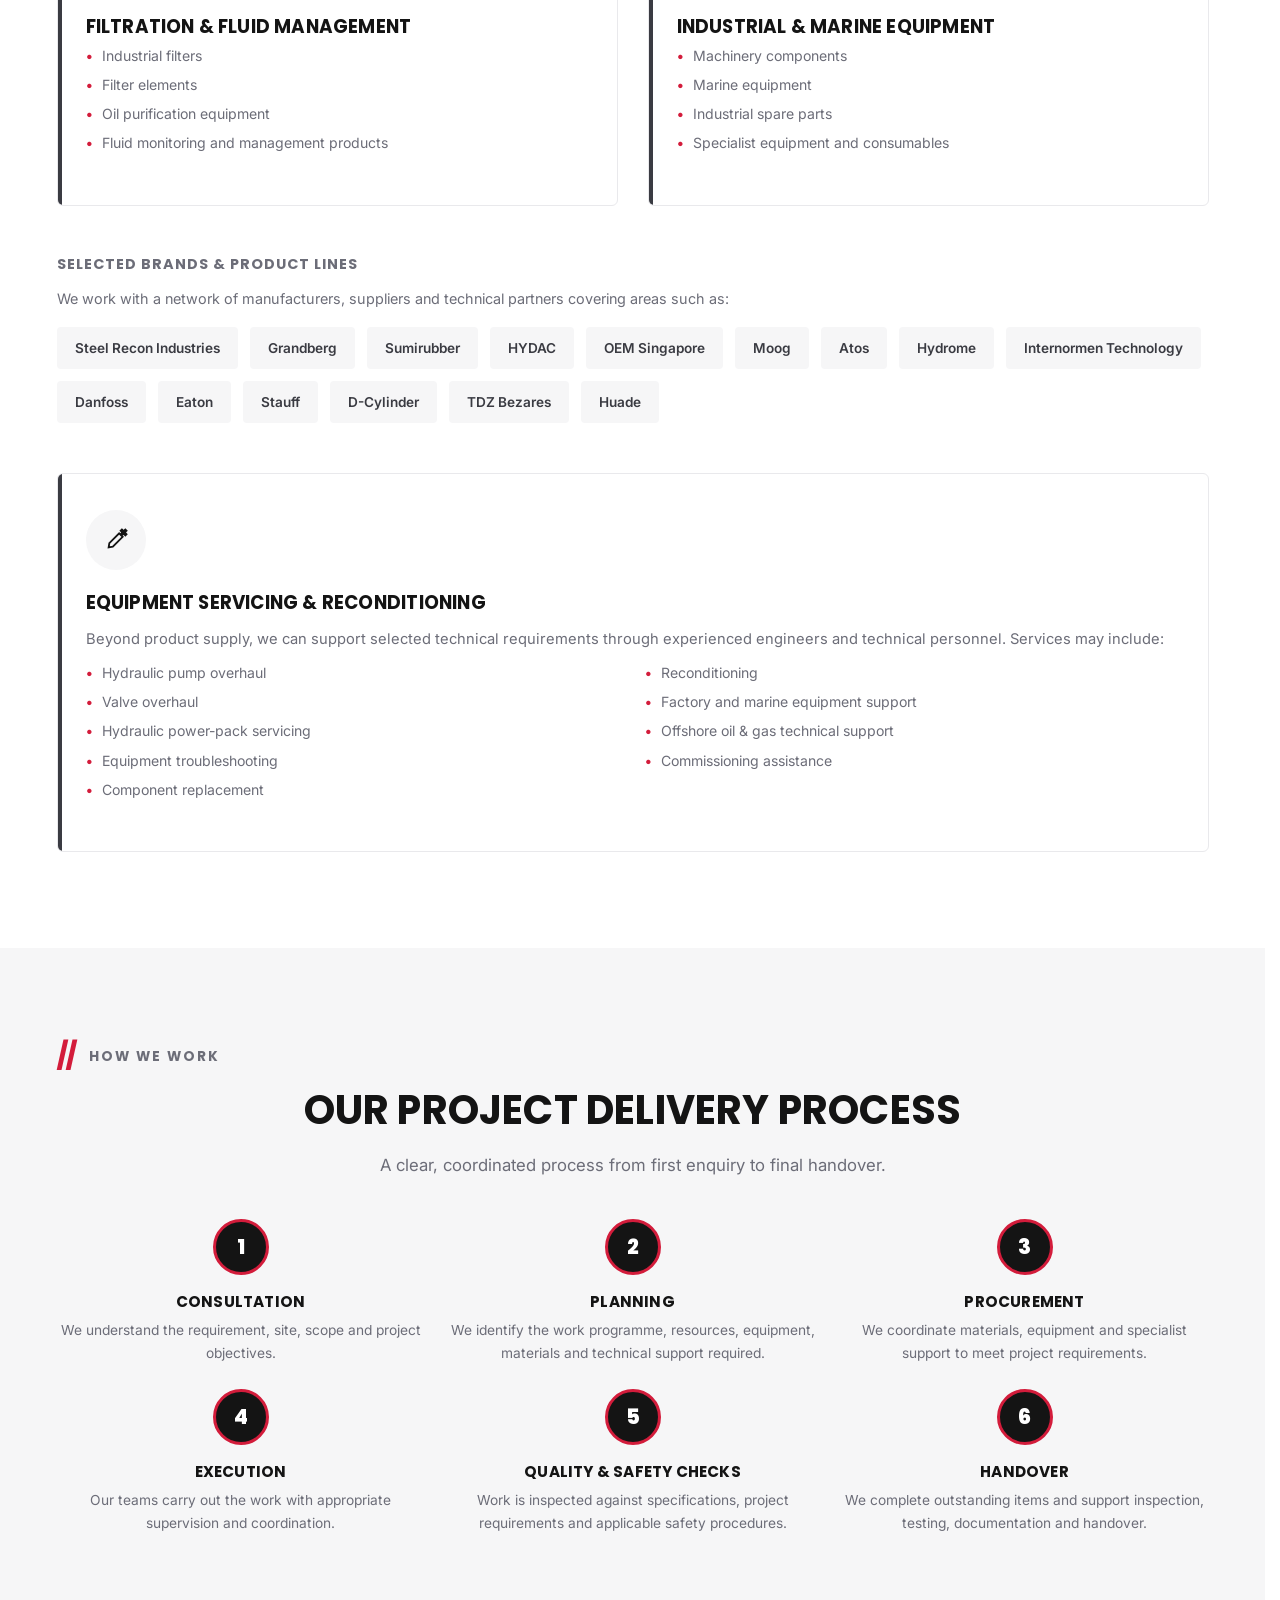
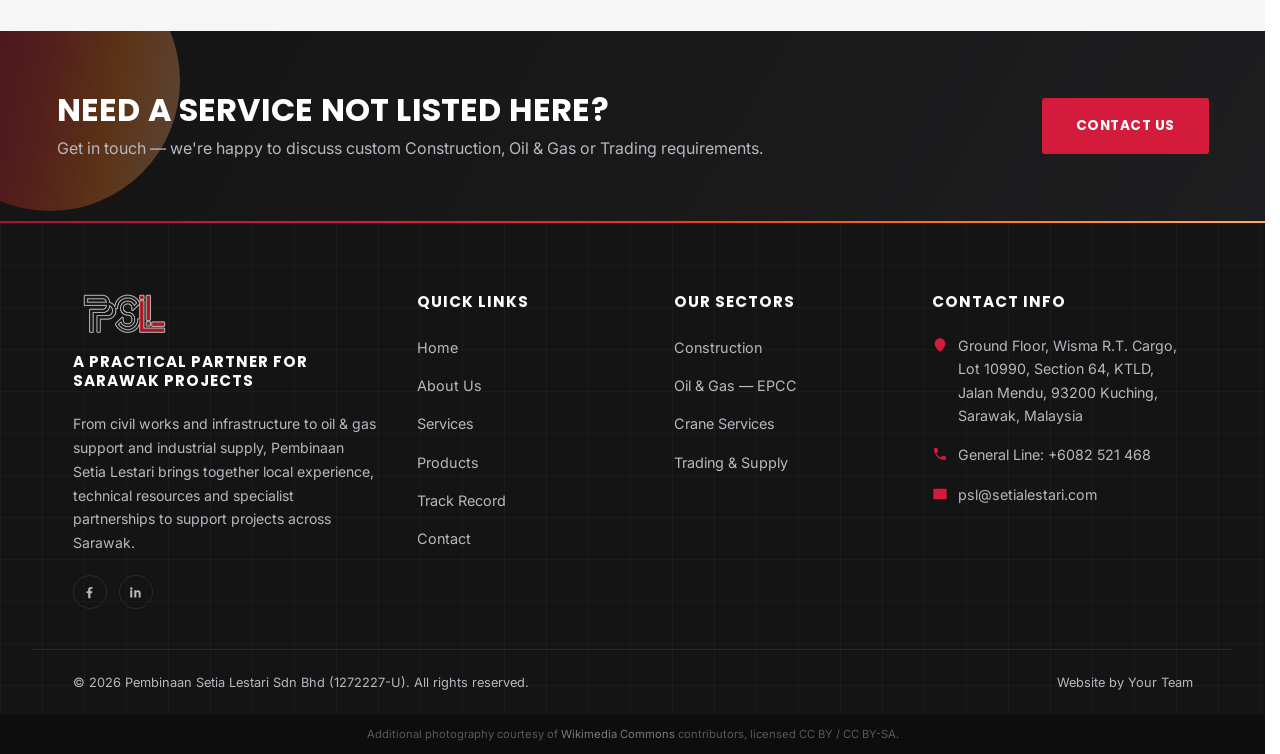
<file: services.html>
<!DOCTYPE html>
<html lang="en">
<head>
<meta charset="UTF-8">
<meta name="viewport" content="width=device-width, initial-scale=1.0">
<title>Our Services | Pembinaan Setia Lestari Sdn Bhd</title>
<meta name="description" content="Construction, Oil & Gas (HVAC-R, Fire Protection, Crane Support) and Trading services offered by Pembinaan Setia Lestari Sdn Bhd across Sarawak.">
<link rel="icon" href="assets/favicon.png">
<link rel="preconnect" href="https://fonts.googleapis.com">
<link href="https://fonts.googleapis.com/css2?family=Poppins:wght@600;700;800&family=Inter:wght@400;500;600;700&display=swap" rel="stylesheet">
<link rel="stylesheet" href="css/style.css">
</head>
<body>

<div class="topbar">
  <div class="container">
    <div class="topbar-info">
      <a href="tel:+6082521468"><span class="topbar-ico"><svg viewBox="0 0 24 24" width="12" height="12"><path d="M6.6 10.8c1.4 2.8 3.7 5.1 6.5 6.5l2.2-2.2c.3-.3.7-.4 1-.2 1.1.4 2.3.6 3.5.6.6 0 1 .4 1 1V20c0 .6-.4 1-1 1C10.6 21 3 13.4 3 4c0-.6.4-1 1-1h3.5c.6 0 1 .4 1 1 0 1.2.2 2.4.6 3.5.1.4 0 .8-.2 1L6.6 10.8z"/></svg></span><span class="topbar-text">+6082 521 468</span></a>
      <a href="mailto:psl@setialestari.com"><span class="topbar-ico"><svg viewBox="0 0 24 24" width="12" height="12"><path d="M2 5.5C2 4.7 2.7 4 3.5 4h17c.8 0 1.5.7 1.5 1.5v13c0 .8-.7 1.5-1.5 1.5h-17c-.8 0-1.5-.7-1.5-1.5v-13zm2.2.5 7.8 6 7.8-6H4.2zM20 7.9l-7.5 5.8a1 1 0 0 1-1 0L4 7.9V18.5h16V7.9z"/></svg></span><span class="topbar-text">psl@setialestari.com</span></a>
      <span class="topbar-item topbar-location"><span class="topbar-ico"><svg viewBox="0 0 24 24" width="12" height="12"><path d="M12 2C7.6 2 4 5.6 4 10c0 5.5 7 11.5 7.3 11.7.2.2.5.3.7.3s.5-.1.7-.3C13 21.5 20 15.5 20 10c0-4.4-3.6-8-8-8zm0 11a3 3 0 1 1 0-6 3 3 0 0 1 0 6z"/></svg></span><span class="topbar-text">Kuching, Sarawak</span></span>
    </div>
    <div class="topbar-badge"><span class="pulse-dot"></span>CIDB G7 Registered &middot; Est. 2018</div>
    <div class="topbar-social">
      <a href="#" aria-label="Facebook"><svg viewBox="0 0 24 24" width="13" height="13"><path d="M13.5 21v-8h2.7l.4-3.2h-3.1V7.7c0-.9.3-1.6 1.6-1.6h1.7V3.2C16.5 3.1 15.4 3 14.2 3c-2.6 0-4.3 1.6-4.3 4.4v2.4H7.2v3.2h2.7v8h3.6z"/></svg></a>
      <a href="#" aria-label="LinkedIn"><svg viewBox="0 0 24 24" width="13" height="13"><path d="M6.9 8.4H3.6V20h3.3V8.4zM5.3 3.5a1.9 1.9 0 1 0 0 3.9 1.9 1.9 0 0 0 0-3.9zM20.4 20h-3.3v-6.2c0-1.5-.5-2.5-1.8-2.5-1 0-1.6.7-1.9 1.3-.1.2-.1.6-.1.9V20H10s.1-10.6 0-11.6h3.3v1.6c.4-.7 1.2-1.7 3-1.7 2.2 0 3.9 1.4 3.9 4.5V20z"/></svg></a>
    </div>
  </div>
</div>

<header class="site-header">
  <div class="container navbar">
    <a href="index.html" class="brand">
      <img src="assets/logo.png" alt="PSL — Pembinaan Setia Lestari" class="brand-logo-img">
      <span class="brand-text">
        <span class="brand-word"><span class="p1">Pembinaan Setia</span> <span class="p2">Lestari</span></span>
        <span class="brand-sub">Construction &middot; Oil &amp; Gas &middot; Trading</span>
      </span>
    </a>
    <button class="nav-toggle" aria-label="Toggle menu"><span></span><span></span><span></span></button>
    <div class="nav-overlay"></div>
    <nav class="nav-links">
      <a href="products.html" class="nav-shop">Products</a>
      <a href="index.html">Home</a>
      <a href="about.html">About</a>
      <a href="services.html">Services</a>
      <a href="projects.html">Track Record</a>
      <a href="contact.html">Contact</a>
    </nav>
    <div class="nav-cta">
      <a href="contact.html" class="btn btn-primary btn-sm">Get a Quote</a>
    </div>
  </div>
</header>

<section class="page-header">
  <div class="container">
    <div class="breadcrumb"><a href="index.html">Home</a><span class="sep">/</span><span class="current">Services</span></div>
    <h1>Our Services</h1>
  </div>
</section>

<section class="section-pad" style="padding-bottom:40px;">
  <div class="container">
    <div class="slash-eyebrow"><span class="slash">//</span><span class="label">Our Services</span></div>
    <h2 class="section-title" style="font-size:1.9rem;">Practical Solutions Across Three Business Areas</h2>
    <p class="section-lead" style="max-width:820px;">We bring together construction capability, oil &amp; gas technical support and industrial equipment supply under one organisation. Our services can be engaged individually or combined to meet the requirements of a project.</p>
  </div>
</section>

<!-- ============ STATS BAND ============ -->
<section class="stats-strip-dark">
  <div class="container">
    <div class="stats-row">
      <div class="stat-item">
        <div class="stat-num">3</div>
        <div class="stat-label">Core Sectors</div>
      </div>
      <div class="stat-item">
        <div class="stat-num">15+</div>
        <div class="stat-label">Principal Brands Represented</div>
      </div>
      <div class="stat-item">
        <div class="stat-num">6</div>
        <div class="stat-label">Step Delivery Process</div>
      </div>
      <div class="stat-item">
        <div class="stat-num">G7</div>
        <div class="stat-label">CIDB Contractor Grade</div>
      </div>
    </div>
  </div>
</section>

<!-- ============ CONSTRUCTION ============ -->
<section id="construction" class="section-pad" style="padding-top:20px;">
  <div class="container">
    <span class="pillar-tag construction">Sector 01</span>
    <h2 class="section-title" style="font-size:2rem;">Civil, Infrastructure, Telco &amp; Power-Related Works</h2>
    <p class="section-lead">We undertake civil and infrastructure works supporting buildings, utilities, telecommunications and power-related projects. Our experience includes site preparation, foundations, piling, access roads, drainage, resurfacing, tower foundations, tower erection and related civil works.</p>

    <div class="grid grid-3" data-collapse-mobile="4">
      <div class="service-card reveal">
        <div class="photo-block svc-thumb" style="margin:-36px -28px 20px;"><img src="assets/photos/construction-rebar-works.jpg" alt="Civil engineering foundation works"></div>
        <h3>Civil Engineering</h3>
        <p>Civil works associated with infrastructure and utility projects, including foundations, earthworks, access roads and related construction activities.</p>
      </div>
      <div class="service-card reveal">
        <div class="photo-block svc-thumb" style="margin:-36px -28px 20px;"><img src="assets/photos/construction-piling-rig.jpg" alt="Piling and foundation works"></div>
        <h3>Piling &amp; Foundation Works</h3>
        <p>Piling works for industrial, utility and infrastructure projects, supported by appropriate equipment, testing resources and site personnel.</p>
      </div>
      <div class="service-card reveal">
        <div class="photo-block svc-thumb" style="margin:-36px -28px 20px;"><img src="assets/photos/construction-transmission-tower.jpg" alt="Power transmission and distribution works"></div>
        <h3>Power Transmission &amp; Distribution</h3>
        <p>Civil and associated site works for power transmission and distribution infrastructure, including:</p>
        <ul class="mini-list">
          <li>Vegetation and site clearance</li>
          <li>Access road construction</li>
          <li>Foundation works</li>
          <li>Tower erection support</li>
          <li>Related civil works</li>
        </ul>
      </div>
      <div class="service-card reveal">
        <div class="photo-block svc-thumb" style="margin:-36px -28px 20px;"><img src="assets/photos/construction-telco-tower.jpg" alt="Telecommunications tower construction"></div>
        <h3>Telecommunications Towers</h3>
        <p>Civil and erection works for telecommunications tower sites, including:</p>
        <ul class="mini-list">
          <li>Site preparation</li>
          <li>Access roads</li>
          <li>Tower foundation works</li>
          <li>Civil works</li>
          <li>Tower erection</li>
          <li>Related infrastructure works</li>
        </ul>
      </div>
      <div class="service-card reveal">
        <div class="photo-block svc-thumb" style="margin:-36px -28px 20px;"><img src="assets/photos/construction-asphalt-paving.jpg" alt="Road resurfacing and drainage works"></div>
        <h3>Road &amp; Drainage Works</h3>
        <p>Civil works supporting road and drainage infrastructure, including:</p>
        <ul class="mini-list">
          <li>Road resurfacing</li>
          <li>Drainage construction and improvement</li>
          <li>Pavement-related works</li>
          <li>Access roads</li>
          <li>Site infrastructure works</li>
        </ul>
      </div>
      <div class="service-card reveal">
        <div class="photo-block svc-thumb" style="margin:-36px -28px 20px;"><img src="assets/photos/construction-hillside-site.jpg" alt="Slope protection works"></div>
        <h3>Slope Protection</h3>
        <p>Civil works associated with slope protection and stabilisation, subject to project design and engineering requirements.</p>
      </div>
      <div class="service-card reveal">
        <div class="photo-block svc-thumb" style="margin:-36px -28px 20px;"><img src="assets/photos/construction-transmission-pylon.jpg" alt="Mechanical and electrical installation works"></div>
        <h3>Mechanical &amp; Electrical Installation</h3>
        <p>Mechanical and electrical installation works supporting broader construction and infrastructure projects, carried out with appropriate technical personnel and specialist contractors.</p>
      </div>
      <div class="service-card reveal">
        <div class="photo-block svc-thumb" style="margin:-36px -28px 20px;"><img src="assets/photos/construction-road-markings.jpg" alt="Maintenance works"></div>
        <h3>Maintenance Works</h3>
        <p>Maintenance and repair support for civil and infrastructure assets according to project scope.</p>
      </div>
    </div>
  </div>
</section>

<!-- ============ OIL & GAS ============ -->
<section id="oilgas" class="section-pad" style="background:var(--gray-100);">
  <div class="container">
    <span class="pillar-tag oilgas">Sector 02</span>
    <h2 class="section-title" style="font-size:2rem;">HVAC-R, Fire Protection &amp; Crane Support</h2>
    <p class="section-lead">We provide technical and project support for selected oil &amp; gas and industrial applications. Our services focus on installation, maintenance, repair and equipment support.</p>

    <div class="grid grid-3">
      <div class="service-card reveal">
        <div class="photo-block svc-thumb" style="margin:-36px -28px 20px;"><img src="assets/photos/oilgas-hvac-panel.jpg" alt="HVAC-R system installation"></div>
        <h3>HVAC-R Systems</h3>
        <p>Support for heating, ventilation, air-conditioning and refrigeration systems, including:</p>
        <ul class="mini-list">
          <li>Engineering and technical coordination</li>
          <li>Equipment procurement</li>
          <li>Installation</li>
          <li>Testing and commissioning support</li>
          <li>Preventive maintenance</li>
          <li>Troubleshooting</li>
          <li>Repair and replacement works</li>
        </ul>
      </div>
      <div class="service-card reveal">
        <div class="photo-block svc-thumb" style="margin:-36px -28px 20px;"><img src="assets/photos/oilgas-fireprotection-system.jpg" alt="Fire protection system"></div>
        <h3>Fire Protection Systems</h3>
        <p>Support for fire protection systems and associated equipment, including:</p>
        <ul class="mini-list">
          <li>Fire detection systems</li>
          <li>Fire alarm components</li>
          <li>Fire suppression systems</li>
          <li>Fire-fighting equipment</li>
          <li>Suppression piping and related components</li>
          <li>Routine maintenance</li>
          <li>Repair and replacement</li>
        </ul>
      </div>
      <div class="service-card reveal">
        <div class="photo-block svc-thumb" style="margin:-36px -28px 20px;"><img src="assets/photos/crane-services-platform.jpg" alt="Crane services on offshore platform"></div>
        <h3>Crane Services</h3>
        <p>Support for crane-related maintenance, repair and equipment requirements, including:</p>
        <ul class="mini-list">
          <li>Crane maintenance</li>
          <li>Repair and troubleshooting</li>
          <li>Hydraulic system support</li>
          <li>Spare parts sourcing</li>
          <li>Component replacement</li>
          <li>Load testing coordination</li>
          <li>Certification support</li>
        </ul>
      </div>
    </div>
  </div>
</section>

<!-- ============ TRADING ============ -->
<section id="trading" class="section-pad">
  <div class="container">
    <span class="pillar-tag trading">Sector 03</span>
    <h2 class="section-title" style="font-size:2rem;">Trading &amp; Supply</h2>
    <p class="section-lead">Equipment, spare parts and industrial products — our trading business supports clients requiring industrial equipment, technical components and spare parts. We aim to understand the application before recommending products, helping clients identify equipment that matches their technical requirements.</p>

    <div class="slash-eyebrow"><span class="slash">//</span><span class="label">Product Categories</span></div>
    <div class="grid grid-2 mb-md" data-collapse-mobile="2">
      <div class="service-card reveal">
        <div class="service-icon"><svg viewBox="0 0 24 24"><path d="M12 2c-1 3-4 4-4 8a4 4 0 0 0 8 0c0-1-.5-2-1-3 1 0 2 1 2 3a5 5 0 0 1-10 0c0-4.5 3-5.5 5-8z"/></svg></div>
        <h3>Fire Protection &amp; Safety</h3>
        <ul class="mini-list">
          <li>Fire-fighting equipment</li>
          <li>Fire suppression systems</li>
          <li>Fire detection components</li>
          <li>Cylinders and related components</li>
          <li>Personal protective equipment</li>
        </ul>
      </div>
      <div class="service-card reveal">
        <div class="service-icon"><svg viewBox="0 0 24 24"><path d="M12 2s7 7.5 7 12a7 7 0 0 1-14 0c0-4.5 7-12 7-12z"/></svg></div>
        <h3>Hydraulics</h3>
        <ul class="mini-list">
          <li>Hydraulic valves</li>
          <li>Pumps</li>
          <li>Hydraulic power packs</li>
          <li>Accumulators</li>
          <li>Hydraulic cylinders</li>
          <li>Hydraulic control components</li>
          <li>Seawater process filtration</li>
        </ul>
      </div>
      <div class="service-card reveal">
        <div class="service-icon"><svg viewBox="0 0 24 24"><path d="M4 4h16l-6.5 8.5V19l-3 1.5v-8L4 4z"/></svg></div>
        <h3>Filtration &amp; Fluid Management</h3>
        <ul class="mini-list">
          <li>Industrial filters</li>
          <li>Filter elements</li>
          <li>Oil purification equipment</li>
          <li>Fluid monitoring and management products</li>
        </ul>
      </div>
      <div class="service-card reveal">
        <div class="service-icon"><svg viewBox="0 0 24 24"><path d="M12 3v3m0 12v3M5 12a7 7 0 0 0 14 0M9.5 9.5a2.5 2.5 0 1 0 5 0 2.5 2.5 0 0 0-5 0z"/></svg></div>
        <h3>Industrial &amp; Marine Equipment</h3>
        <ul class="mini-list">
          <li>Machinery components</li>
          <li>Marine equipment</li>
          <li>Industrial spare parts</li>
          <li>Specialist equipment and consumables</li>
        </ul>
      </div>
    </div>

    <div class="reveal mb-md">
      <h4 style="text-transform:uppercase; font-size:.9rem; letter-spacing:1px; color:var(--gray-600); margin-bottom:14px;">Selected Brands &amp; Product Lines</h4>
      <p style="color:var(--gray-600); font-size:.9rem; margin-bottom:16px; max-width:760px;">We work with a network of manufacturers, suppliers and technical partners covering areas such as:</p>
      <div class="brand-chip-grid">
        <span class="brand-chip">Steel Recon Industries</span>
        <span class="brand-chip">Grandberg</span>
        <span class="brand-chip">Sumirubber</span>
        <span class="brand-chip">HYDAC</span>
        <span class="brand-chip">OEM Singapore</span>
        <span class="brand-chip">Moog</span>
        <span class="brand-chip">Atos</span>
        <span class="brand-chip">Hydrome</span>
        <span class="brand-chip">Internormen Technology</span>
        <span class="brand-chip">Danfoss</span>
        <span class="brand-chip">Eaton</span>
        <span class="brand-chip">Stauff</span>
        <span class="brand-chip">D-Cylinder</span>
        <span class="brand-chip">TDZ Bezares</span>
        <span class="brand-chip">Huade</span>
      </div>
    </div>

    <div class="service-card reveal">
      <div class="service-icon"><svg viewBox="0 0 24 24"><path d="m14.7 6.3 3 3-8.4 8.4-3.6.6.6-3.6 8.4-8.4zM17 3l1.5 1.5L20 3l1 1-1.5 1.5L21 7l-1 1-1.5-1.5L17 8l-1-1 1.5-1.5L16 4l1-1z"/></svg></div>
      <h3>Equipment Servicing &amp; Reconditioning</h3>
      <p>Beyond product supply, we can support selected technical requirements through experienced engineers and technical personnel. Services may include:</p>
      <ul class="mini-list" style="column-count:2; column-gap:24px;">
        <li>Hydraulic pump overhaul</li>
        <li>Valve overhaul</li>
        <li>Hydraulic power-pack servicing</li>
        <li>Equipment troubleshooting</li>
        <li>Component replacement</li>
        <li>Reconditioning</li>
        <li>Factory and marine equipment support</li>
        <li>Offshore oil &amp; gas technical support</li>
        <li>Commissioning assistance</li>
      </ul>
    </div>
  </div>
</section>

<!-- PROCESS -->
<section class="section-pad" style="background:var(--gray-100);">
  <div class="container">
    <div class="slash-eyebrow center"><span class="slash">//</span><span class="label">How We Work</span></div>
    <h2 class="section-title center">Our Project Delivery Process</h2>
    <p class="section-lead center">A clear, coordinated process from first enquiry to final handover.</p>
    <div class="process-steps steps-6">
      <div class="step reveal">
        <div class="step-num">1</div>
        <h4>Consultation</h4>
        <p>We understand the requirement, site, scope and project objectives.</p>
      </div>
      <div class="step reveal">
        <div class="step-num">2</div>
        <h4>Planning</h4>
        <p>We identify the work programme, resources, equipment, materials and technical support required.</p>
      </div>
      <div class="step reveal">
        <div class="step-num">3</div>
        <h4>Procurement</h4>
        <p>We coordinate materials, equipment and specialist support to meet project requirements.</p>
      </div>
      <div class="step reveal">
        <div class="step-num">4</div>
        <h4>Execution</h4>
        <p>Our teams carry out the work with appropriate supervision and coordination.</p>
      </div>
      <div class="step reveal">
        <div class="step-num">5</div>
        <h4>Quality &amp; Safety Checks</h4>
        <p>Work is inspected against specifications, project requirements and applicable safety procedures.</p>
      </div>
      <div class="step reveal">
        <div class="step-num">6</div>
        <h4>Handover</h4>
        <p>We complete outstanding items and support inspection, testing, documentation and handover.</p>
      </div>
    </div>
  </div>
</section>

<section class="cta-banner">
  <div class="container cta-inner">
    <div>
      <h2>Need a service not listed here?</h2>
      <p>Get in touch — we're happy to discuss custom Construction, Oil &amp; Gas or Trading requirements.</p>
    </div>
    <a href="contact.html" class="btn btn-primary">Contact Us</a>
  </div>
</section>

<footer class="site-footer">
  <div class="container footer-top">
    <div class="footer-about">
      <img src="assets/logo-stroke.png" alt="PSL — Pembinaan Setia Lestari" class="footer-logo-img">
      <h5>A Practical Partner For Sarawak Projects</h5>
      <p>From civil works and infrastructure to oil &amp; gas support and industrial supply, Pembinaan Setia Lestari brings together local experience, technical resources and specialist partnerships to support projects across Sarawak.</p>
      <div class="footer-social">
        <a href="#" aria-label="Facebook"><svg viewBox="0 0 24 24" width="13" height="13"><path d="M13.5 21v-8h2.7l.4-3.2h-3.1V7.7c0-.9.3-1.6 1.6-1.6h1.7V3.2C16.5 3.1 15.4 3 14.2 3c-2.6 0-4.3 1.6-4.3 4.4v2.4H7.2v3.2h2.7v8h3.6z"/></svg></a>
        <a href="#" aria-label="LinkedIn"><svg viewBox="0 0 24 24" width="13" height="13"><path d="M6.9 8.4H3.6V20h3.3V8.4zM5.3 3.5a1.9 1.9 0 1 0 0 3.9 1.9 1.9 0 0 0 0-3.9zM20.4 20h-3.3v-6.2c0-1.5-.5-2.5-1.8-2.5-1 0-1.6.7-1.9 1.3-.1.2-.1.6-.1.9V20H10s.1-10.6 0-11.6h3.3v1.6c.4-.7 1.2-1.7 3-1.7 2.2 0 3.9 1.4 3.9 4.5V20z"/></svg></a>
      </div>
    </div>
    <div>
      <h5>Quick Links</h5>
      <ul class="footer-links">
        <li><a href="index.html">Home</a></li>
        <li><a href="about.html">About Us</a></li>
        <li><a href="services.html">Services</a></li>
        <li><a href="products.html">Products</a></li>
        <li><a href="projects.html">Track Record</a></li>
        <li><a href="contact.html">Contact</a></li>
      </ul>
    </div>
    <div>
      <h5>Our Sectors</h5>
      <ul class="footer-links">
        <li><a href="services.html#construction">Construction</a></li>
        <li><a href="services.html#oilgas">Oil &amp; Gas — EPCC</a></li>
        <li><a href="services.html#oilgas">Crane Services</a></li>
        <li><a href="services.html#trading">Trading &amp; Supply</a></li>
      </ul>
    </div>
    <div>
      <h5>Contact Info</h5>
      <ul class="footer-contact">
        <li><svg viewBox="0 0 24 24"><path d="M12 2C7.6 2 4 5.6 4 10c0 5.5 7 11.5 7.3 11.7.2.2.5.3.7.3s.5-.1.7-.3C13 21.5 20 15.5 20 10c0-4.4-3.6-8-8-8z"/></svg> Ground Floor, Wisma R.T. Cargo, Lot 10990, Section 64, KTLD, Jalan Mendu, 93200 Kuching, Sarawak, Malaysia</li>
        <li><svg viewBox="0 0 24 24"><path d="M6.6 10.8c1.4 2.8 3.7 5.1 6.5 6.5l2.2-2.2c.3-.3.7-.4 1-.2 1.1.4 2.3.6 3.5.6.6 0 1 .4 1 1V20c0 .6-.4 1-1 1C10.6 21 3 13.4 3 4c0-.6.4-1 1-1h3.5c.6 0 1 .4 1 1 0 1.2.2 2.4.6 3.5.1.4 0 .8-.2 1L6.6 10.8z"/></svg> General Line: +6082 521 468</li>
        <li><svg viewBox="0 0 24 24"><path d="M2 5.5C2 4.7 2.7 4 3.5 4h17c.8 0 1.5.7 1.5 1.5v13c0 .8-.7 1.5-1.5 1.5h-17c-.8 0-1.5-.7-1.5-1.5v-13z"/></svg> psl@setialestari.com</li>
      </ul>
    </div>
  </div>
  <div class="container footer-bottom">
    <span>&copy; <span id="year"></span> Pembinaan Setia Lestari Sdn Bhd (1272227-U). All rights reserved.</span>
    <span>Website by <a href="#">Your Team</a></span>
  </div>
<div class="photo-credits">Additional photography courtesy of <a href="https://commons.wikimedia.org" target="_blank" rel="noopener">Wikimedia Commons</a> contributors, licensed CC BY / CC BY-SA.</div>
</footer>

<button class="back-to-top" aria-label="Back to top"><svg viewBox="0 0 24 24"><path d="M12 4l-8 8h5v8h6v-8h5z"/></svg></button>

<script src="js/script.js"></script>
<script>document.getElementById('year').textContent = new Date().getFullYear();</script>
</body>
</html>
</file>
<file: css/style.css>
/* =========================================================
   Pembinaan Setia Lestari Sdn Bhd — Main Stylesheet
   Brand system derived from official company profile (Apr 2026)
   ========================================================= */

:root {
  --black: #141414;
  --dark: #1e1e20;
  --dark-2: #29292c;
  --red: #d31c3b;
  --red-dark: #a3162f;
  --red-light: #e8455f;
  --orange: #ff7a1a;
  --gradient: linear-gradient(100deg, #a3162f 0%, #d31c3b 28%, #e8362b 48%, #ff7a1a 72%, #ffb98f 100%);
  --pink-tint: #fdecef;
  --white: #ffffff;
  --gray-100: #f6f6f7;
  --gray-200: #e9e9ec;
  --gray-400: #b7b8c0;
  --gray-600: #6c6d78;
  --gray-800: #3a3b42;
  --font-head: 'Poppins', 'Avenir Next', 'Segoe UI', sans-serif;
  --font-body: 'Inter', 'Segoe UI', sans-serif;
  --shadow-sm: 0 2px 10px rgba(0,0,0,.08);
  --shadow-md: 0 10px 30px rgba(0,0,0,.12);
  --shadow-lg: 0 20px 50px rgba(0,0,0,.18);
  --radius: 6px;
  --transition: .3s cubic-bezier(.4,0,.2,1);
}

* { margin: 0; padding: 0; box-sizing: border-box; }

html { scroll-behavior: smooth; scrollbar-gutter: stable; }

body {
  font-family: var(--font-body);
  color: var(--gray-800);
  line-height: 1.65;
  background: var(--white);
  overflow-x: hidden;
}

img { max-width: 100%; display: block; }

a { text-decoration: none; color: inherit; }

ul { list-style: none; }

h1, h2, h3, h4, h5 {
  font-family: var(--font-head);
  font-weight: 700;
  letter-spacing: .2px;
  color: var(--black);
  line-height: 1.2;
}

.container {
  width: 100%;
  max-width: clamp(1200px, 78vw, 1800px);
  margin: 0 auto;
  padding: 0 24px;
}

section { position: relative; }

.section-pad { padding: 96px 0; }

@media (max-width: 768px) {
  .section-pad { padding: 64px 0; }
}
@media (max-width: 480px) {
  .section-pad { padding: 48px 0; }
  .container { padding: 0 18px; }
}

/* ---------- "//" brand eyebrow (from official profile design) ---------- */
.slash-eyebrow {
  display: flex;
  align-items: center;
  gap: 14px;
  margin-bottom: 16px;
}
.slash-eyebrow .slash {
  font-family: var(--font-head);
  font-weight: 800;
  color: var(--red);
  font-size: 1.6rem;
  letter-spacing: -2px;
  line-height: 1;
}
.slash-eyebrow span.label {
  font-family: var(--font-head);
  font-weight: 700;
  letter-spacing: 2px;
  text-transform: uppercase;
  font-size: .85rem;
  color: var(--gray-600);
}
.center .slash-eyebrow { justify-content: center; }

.section-title {
  font-size: clamp(1.7rem, 3.2vw, 2.5rem);
  margin-bottom: 18px;
  text-transform: uppercase;
}

.section-title span { color: var(--red); }

.section-lead {
  color: var(--gray-600);
  max-width: 640px;
  font-size: 1.05rem;
  margin-bottom: 40px;
}

.center { text-align: center; margin-left: auto; margin-right: auto; }

/* ---------- Buttons ---------- */
.btn {
  display: inline-flex;
  align-items: center;
  gap: 10px;
  padding: 15px 32px;
  font-family: var(--font-head);
  font-weight: 700;
  letter-spacing: .5px;
  text-transform: uppercase;
  font-size: .85rem;
  border-radius: 3px;
  border: 2px solid transparent;
  cursor: pointer;
  transition: all var(--transition);
  white-space: nowrap;
}

.btn-primary {
  background: var(--red);
  color: var(--white);
  border-color: var(--red);
}
.btn-primary:hover { background: var(--red-dark); border-color: var(--red-dark); transform: translateY(-2px); box-shadow: var(--shadow-md); }

.btn-dark {
  background: var(--black);
  color: var(--white);
  border-color: var(--black);
}
.btn-dark:hover { background: var(--red); border-color: var(--red); transform: translateY(-2px); }

.btn-outline {
  background: transparent;
  color: var(--white);
  border-color: rgba(255,255,255,.5);
}
.btn-outline:hover { background: var(--white); color: var(--black); border-color: var(--white); }

.btn-outline-dark {
  background: transparent;
  color: var(--black);
  border-color: var(--gray-400);
}
.btn-outline-dark:hover { background: var(--black); color: var(--white); border-color: var(--black); }

.btn-sm { padding: 10px 20px; font-size: .75rem; }

/* ---------- Top bar ("Signal Bar") ---------- */
.topbar {
  background: linear-gradient(100deg, #101011 0%, #171214 55%, #1a1315 100%);
  color: var(--gray-400);
  font-size: .82rem;
  border-bottom: 2px solid transparent;
  border-image: var(--gradient) 1;
  position: relative;
}
.topbar .container {
  display: flex;
  justify-content: space-between;
  align-items: center;
  padding-top: 10px;
  padding-bottom: 10px;
  gap: 18px;
  flex-wrap: wrap;
}
.topbar-info { display: flex; align-items: center; gap: 22px; flex-wrap: wrap; }
.topbar-info a, .topbar-info span.topbar-item { display: inline-flex; align-items: center; gap: 9px; color: var(--gray-400); }
.topbar-info a:hover { color: var(--white); }
.topbar-ico {
  width: 22px; height: 22px; border-radius: 50%;
  border: 1px solid rgba(255,255,255,.16);
  display: flex; align-items: center; justify-content: center;
  flex-shrink: 0;
  transition: all var(--transition);
}
.topbar-ico svg { width: 11px; height: 11px; fill: var(--red-light); }
.topbar-info a:hover .topbar-ico { background: var(--red); border-color: var(--red); }
.topbar-info a:hover .topbar-ico svg { fill: var(--white); }

.topbar-badge {
  display: flex; align-items: center; gap: 9px;
  font-family: var(--font-head); font-weight: 700; letter-spacing: .09em; text-transform: uppercase;
  font-size: .68rem; color: var(--gray-400);
  padding: 6px 16px 6px 6px;
  border: 1px solid rgba(255,255,255,.14);
  border-radius: 20px;
  white-space: nowrap;
}
.topbar-badge .pulse-dot { width: 7px; height: 7px; border-radius: 50%; background: var(--red-light); box-shadow: 0 0 0 3px rgba(232,69,95,.22); flex-shrink: 0; }

.topbar-social { display: flex; gap: 10px; }
.topbar-social a {
  width: 26px; height: 26px;
  display: flex; align-items: center; justify-content: center;
  border: 1px solid rgba(255,255,255,.14);
  border-radius: 50%;
  transition: all var(--transition);
}
.topbar-social a:hover { background: var(--red); border-color: var(--red); }
.topbar-social svg { width: 13px; height: 13px; fill: var(--gray-400); }
.topbar-social a:hover svg { fill: var(--white); }

@media (max-width: 700px) {
  .topbar-badge { display: none; }
}
@media (max-width: 600px) {
  .topbar .container { justify-content: center; }
  .topbar-social { display: none; }
  .topbar-info span.topbar-location { display: none; }
}
@media (max-width: 420px) {
  .topbar-text { display: none; }
  .topbar-info { gap: 16px; }
  .topbar-ico { width: 30px; height: 30px; }
  .topbar-ico svg { width: 13px; height: 13px; }
}

/* ---------- Header / Nav ---------- */
.site-header {
  position: sticky;
  top: 0;
  z-index: 500;
  background: var(--white);
  box-shadow: var(--shadow-sm);
}
.navbar {
  display: flex;
  align-items: center;
  justify-content: flex-start;
  padding: 12px 0;
  gap: 32px;
}

.brand { display: flex; align-items: center; gap: 12px; margin-right: auto; }
.brand-logo-img { height: 46px; width: auto; flex-shrink: 0; }
.brand-text { line-height: 1.15; }
.brand-word { font-family: var(--font-head); font-weight: 800; font-size: 1.05rem; letter-spacing: .3px; text-transform: uppercase; }
.brand-word .p1 { color: var(--black); }
.brand-word .p2 { color: var(--red); }
.brand-sub {
  display: block;
  font-size: .68rem;
  letter-spacing: .5px;
  color: var(--gray-600);
  font-weight: 500;
  margin-top: 1px;
}

.nav-links { display: flex; align-items: center; gap: 2px; }
.nav-links a {
  position: relative;
  padding: 10px 14px;
  font-family: var(--font-head);
  font-weight: 600;
  letter-spacing: .5px;
  text-transform: uppercase;
  font-size: .85rem;
  color: var(--gray-800);
  white-space: nowrap;
  transition: color var(--transition);
}
.nav-links a::after {
  content: '';
  position: absolute;
  left: 14px; right: 14px;
  bottom: 6px;
  height: 2px;
  background: var(--red);
  transform: scaleX(0);
  transform-origin: center;
  transition: transform var(--transition);
}
.nav-links a:hover, .nav-links a.active { color: var(--red); }
.nav-links a:hover::after, .nav-links a.active::after { transform: scaleX(1); }

/* Products = the store: an outlined pill that fills in when active/hovered */
.nav-links a.nav-shop { margin: 0 6px; padding: 8px 16px; border: 1.5px solid var(--red); border-radius: 30px; color: var(--red); }
.nav-links a.nav-shop::after { display: none; }
.nav-links a.nav-shop:hover, .nav-links a.nav-shop.active { background: var(--red); color: var(--white); }

.nav-cta { display: flex; align-items: center; gap: 18px; }

.nav-toggle {
  display: none;
  flex-direction: column;
  gap: 5px;
  background: none;
  border: none;
  cursor: pointer;
  padding: 6px;
  z-index: 600;
}
.nav-toggle span { width: 26px; height: 3px; background: var(--black); transition: all var(--transition); }
.nav-toggle.open span:nth-child(1) { transform: translateY(8px) rotate(45deg); }
.nav-toggle.open span:nth-child(2) { opacity: 0; }
.nav-toggle.open span:nth-child(3) { transform: translateY(-8px) rotate(-45deg); }

@media (max-width: 1240px) {
  .nav-links {
    position: fixed;
    top: 0; right: -100%;
    width: min(300px, 84vw);
    height: 100vh;
    background: var(--black);
    background-image: linear-gradient(160deg, rgba(211,28,59,.12), transparent 55%);
    border-left: 2px solid transparent;
    border-image: var(--gradient) 1;
    flex-direction: column;
    align-items: flex-start;
    padding: 100px 30px 30px;
    transition: right var(--transition);
    z-index: 550;
    overflow-y: auto;
  }
  .nav-links.open { right: 0; }
  .nav-links a { color: var(--white); width: 100%; border-bottom: 1px solid var(--dark-2); border-radius: 0; padding: 14px 4px; white-space: normal; }
  .nav-links a.active, .nav-links a:hover { color: var(--red-light); }
  .nav-links a::after { display: none; }
  .nav-links a.nav-shop { margin: 0; border: none; border-bottom: 1px solid var(--dark-2); border-left: 3px solid var(--red); border-radius: 0; padding: 14px 4px 14px 12px; background: rgba(211,28,59,.14); color: var(--white); }
  .nav-links a.nav-shop:hover, .nav-links a.nav-shop.active { background: rgba(211,28,59,.28); color: var(--red-light); }
  .nav-cta .btn-primary { display: none; }
  .nav-toggle { display: flex; }
  .nav-overlay {
    display: none;
    position: fixed; inset: 0; background: rgba(0,0,0,.5); z-index: 540;
  }
  .nav-overlay.open { display: block; }
}

@media (max-width: 480px) {
  .brand-sub { display: none; }
  .brand-logo-img { height: 38px; }
  .brand-word { font-size: .92rem; }
  .brand { gap: 9px; }
}
@media (max-width: 360px) {
  .nav-cta .btn-sm { padding: 9px 14px; font-size: .7rem; }
}

/* ---------- Hero ---------- */
.hero {
  position: relative;
  background-color: var(--black);
  background-size: cover;
  background-position: center;
  background-repeat: no-repeat;
  color: var(--white);
  padding: 130px 0 110px;
  overflow: hidden;
}
.hero-gradient-block {
  position: absolute;
  right: 0; top: 0; bottom: 0;
  width: 46%;
  background: var(--gradient);
  clip-path: polygon(15% 0, 100% 0, 100% 100%, 0% 100%);
  opacity: .5;
  pointer-events: none;
}
@media (min-width: 1500px) {
  .hero-gradient-block { width: max(46%, calc(50vw - 210px)); }
}
.hero-content { position: relative; z-index: 2; max-width: 760px; }
.hero-content h1 { font-size: clamp(2.1rem, 4.6vw, 3.4rem); color: var(--white); margin-bottom: 22px; text-transform: uppercase; }
.hero-content h1 span { color: var(--red-light); }
.hero-content p { font-size: 1.08rem; color: var(--gray-400); max-width: 620px; margin-bottom: 36px; }
.hero-actions { display: flex; gap: 16px; flex-wrap: wrap; }

.hero-stats {
  position: relative;
  z-index: 2;
  margin-top: 70px;
  display: grid;
  grid-template-columns: repeat(4, 1fr);
  gap: 20px;
  border-top: 1px solid rgba(255,255,255,.15);
  padding-top: 40px;
}
.hero-stats .stat-num { font-family: var(--font-head); font-size: 2.2rem; font-weight: 800; color: var(--white); }
.hero-stats .stat-num span { color: var(--red-light); }
.hero-stats .stat-label { font-size: .76rem; letter-spacing: .5px; text-transform: uppercase; color: var(--gray-400); margin-top: 4px; }

@media (max-width: 768px) {
  .hero-stats { grid-template-columns: repeat(2, 1fr); row-gap: 30px; }
  .hero { padding: 100px 0 70px; }
}
@media (max-width: 480px) {
  .hero { padding: 90px 0 56px; }
  .hero-content p { font-size: 1rem; }
  .hero-actions .btn { flex: 1 1 auto; justify-content: center; }
}

/* ---------- Page header (inner pages) ---------- */
.page-header {
  background: linear-gradient(120deg, var(--black), var(--dark) 65%);
  color: var(--white);
  padding: 80px 0 60px;
  position: relative;
  overflow: hidden;
}
.page-header::after {
  content: '';
  position: absolute; right: -10%; top: 0; bottom: 0;
  width: 45%;
  background: var(--gradient);
  clip-path: polygon(35% 0, 100% 0, 100% 100%, 0% 100%);
  opacity: .35;
}
.page-header h1 { color: var(--white); font-size: clamp(1.9rem, 3.8vw, 2.6rem); margin-bottom: 12px; text-transform: uppercase; }
@media (max-width: 560px) {
  .page-header { padding: 60px 0 44px; }
}
.breadcrumb { display: flex; gap: 8px; color: var(--gray-400); font-size: .9rem; position: relative; z-index: 1; }
.breadcrumb a { color: var(--gray-400); }
.breadcrumb a:hover { color: var(--red-light); }
.breadcrumb .sep { color: var(--red); }
.breadcrumb .current { color: var(--white); }

/* ---------- Cards / Grids ---------- */
.grid { display: grid; gap: 30px; }
.grid-2 { grid-template-columns: repeat(2, 1fr); }
.grid-3 { grid-template-columns: repeat(3, 1fr); }
.grid-4 { grid-template-columns: repeat(4, 1fr); }
@media (max-width: 992px) { .grid-4 { grid-template-columns: repeat(2, 1fr); } .grid-3 { grid-template-columns: repeat(2, 1fr);} }
@media (max-width: 640px) { .grid-4, .grid-3, .grid-2 { grid-template-columns: 1fr; } }

.service-card {
  background: var(--white);
  border: 1px solid var(--gray-200);
  border-radius: var(--radius);
  padding: 36px 28px;
  transition: all var(--transition);
  position: relative;
  overflow: hidden;
}
.service-card::before {
  content: '';
  position: absolute; left: 0; top: 0; bottom: 0; width: 4px;
  background: var(--red);
  transition: width var(--transition);
}
.service-card:hover { box-shadow: var(--shadow-md); transform: translateY(-6px); }
.service-card:hover::before { width: 6px; }
/* Sector-tinted accent, scoped to each Services page section so the
   left-border colour tracks that section's pillar colour instead of
   every card on the page reading identically red */
#oilgas .service-card::before { background: var(--orange); }
#trading .service-card::before { background: var(--gray-800); }
.service-icon {
  width: 60px; height: 60px;
  display: flex; align-items: center; justify-content: center;
  background: var(--gray-100);
  border-radius: 50%;
  margin-bottom: 22px;
  transition: all var(--transition);
}
.service-card:hover .service-icon { background: var(--red); }
.service-icon svg { width: 28px; height: 28px; fill: none; stroke: var(--black); stroke-width: 1.6; transition: all var(--transition); }
.service-card:hover .service-icon svg { stroke: var(--white); }
.service-card h3 { font-size: 1.15rem; margin-bottom: 12px; text-transform: uppercase; }
.service-card p { color: var(--gray-600); font-size: .92rem; margin-bottom: 16px; }
.service-card ul.mini-list { margin-top: -6px; margin-bottom: 14px; }
.service-card ul.mini-list li { font-size: .88rem; color: var(--gray-600); padding-left: 16px; position: relative; margin-bottom: 6px; }
.service-card ul.mini-list li::before { content: '\2022'; color: var(--red); position: absolute; left: 0; font-weight: 700; }
.service-link { font-family: var(--font-head); font-weight: 700; letter-spacing: .5px; text-transform: uppercase; font-size: .78rem; color: var(--red); display: inline-flex; align-items: center; gap: 6px; }
.service-link svg { width: 14px; height: 14px; fill: var(--red); transition: transform var(--transition); }
.service-card:hover .service-link svg { transform: translateX(4px); }

/* ---------- Real photo blocks (replaces old placeholder graphics) ---------- */
.photo-block {
  position: relative;
  overflow: hidden;
  min-height: 260px;
  background-size: cover;
  background-position: center;
}
.photo-block img { width: 100%; height: 100%; object-fit: cover; display: block; }
.photo-block .ph-tag {
  position: absolute; bottom: 14px; left: 14px;
  font-family: var(--font-head); letter-spacing: 1px; text-transform: uppercase;
  font-size: .68rem; color: var(--white); z-index: 1;
  background: rgba(0,0,0,.55);
  padding: 5px 12px;
  border-radius: 3px;
}
/* Sector-coloured variants, matching .pillar-tag's construction/oilgas/trading
   palette, so the tag itself signals which sector at a glance */
.photo-block .ph-tag.construction { background: var(--red); }
.photo-block .ph-tag.oilgas { background: var(--orange); }

/* ---------- About snippet ---------- */
.about-snippet { display: grid; grid-template-columns: 1fr 1.1fr; gap: 60px; align-items: center; }
@media (max-width: 900px) { .about-snippet { grid-template-columns: 1fr; } }
.check-list li { display: flex; gap: 12px; margin-bottom: 14px; color: var(--gray-800); }
.check-list svg { width: 20px; height: 20px; fill: var(--red); flex-shrink: 0; margin-top: 2px; }

/* ---------- Why choose us ---------- */
.why-section {
  background-color: var(--black);
  background-image:
    linear-gradient(rgba(255,255,255,.04) 1px, transparent 1px),
    linear-gradient(90deg, rgba(255,255,255,.04) 1px, transparent 1px);
  background-size: 42px 42px;
  color: var(--white);
}
.why-section .section-title { color: var(--white); }
.why-section .section-lead { color: var(--gray-400); }
.why-section .slash-eyebrow span.label { color: var(--gray-400); }
.feature-item { text-align: center; padding: 20px; }
.feature-icon {
  width: 74px; height: 74px; margin: 0 auto 20px;
  border: 2px solid var(--red);
  border-radius: 50%;
  display: flex; align-items: center; justify-content: center;
}
.feature-icon svg { width: 32px; height: 32px; stroke: var(--white); fill: none; stroke-width: 1.5; }
.feature-item h4 { color: var(--white); font-size: 1.05rem; margin-bottom: 10px; text-transform: uppercase; }
.feature-item p { color: var(--gray-400); font-size: .9rem; }

/* ---------- Credential badges ---------- */
.credential-grid { display: grid; grid-template-columns: repeat(4, 1fr); gap: 18px; }
@media (max-width: 900px) { .credential-grid { grid-template-columns: repeat(2, 1fr); } }
@media (max-width: 560px) { .credential-grid { grid-template-columns: 1fr; } }
.credential-badge {
  display: flex; align-items: center; gap: 14px;
  background: var(--white);
  border: 1px solid var(--gray-200);
  border-radius: var(--radius);
  padding: 18px 20px;
  transition: all var(--transition);
}
.credential-badge:hover { border-color: var(--red); box-shadow: var(--shadow-sm); }
.credential-badge .badge-icon {
  width: 42px; height: 42px; flex-shrink: 0;
  border-radius: 50%;
  background: var(--pink-tint);
  display: flex; align-items: center; justify-content: center;
}
.credential-badge .badge-icon svg { width: 20px; height: 20px; fill: none; stroke: var(--red); stroke-width: 1.8; }
.credential-badge strong { display: block; font-size: .9rem; color: var(--black); }
.credential-badge span { font-size: .78rem; color: var(--gray-600); }

/* ---------- Projects / Gallery ---------- */
.filter-bar { display: flex; gap: 10px; flex-wrap: wrap; margin-bottom: 40px; }
.filter-btn {
  padding: 10px 22px;
  border: 1px solid var(--gray-200);
  border-radius: 30px;
  font-family: var(--font-head);
  font-weight: 600;
  letter-spacing: .5px;
  text-transform: uppercase;
  font-size: .78rem;
  background: var(--white);
  cursor: pointer;
  transition: all var(--transition);
}
.filter-btn:hover, .filter-btn.active { background: var(--red); color: var(--white); border-color: var(--red); }

.project-card { border-radius: var(--radius); overflow: hidden; box-shadow: var(--shadow-sm); transition: all var(--transition); }
.project-card:hover { box-shadow: var(--shadow-lg); transform: translateY(-6px); }
.project-card .photo-block { aspect-ratio: 4 / 3; min-height: unset; border-radius: 0; }
.project-info { padding: 20px 22px; background: var(--white); }
.project-cat { color: var(--red); font-size: .72rem; letter-spacing: 1px; text-transform: uppercase; font-weight: 700; font-family: var(--font-head); }
.project-info h3 { font-size: 1.05rem; margin: 8px 0 0; text-transform: none; }
.hidden-card { display: none !important; }

/* ---------- Track record table ---------- */
.track-table-wrap { overflow-x: auto; border-radius: var(--radius); box-shadow: var(--shadow-sm); }
.track-table { width: 100%; border-collapse: collapse; min-width: 720px; }
.track-table th {
  background: var(--red);
  color: var(--white);
  text-align: left;
  padding: 14px 18px;
  font-family: var(--font-head);
  letter-spacing: .5px;
  text-transform: uppercase;
  font-size: .78rem;
}
.track-table td {
  padding: 14px 18px;
  font-size: .92rem;
  border-bottom: 1px solid var(--gray-200);
  vertical-align: top;
}
.track-table tr:nth-child(even) td { background: var(--pink-tint); }
.track-table td.num { font-family: var(--font-head); font-weight: 700; color: var(--red); width: 40px; }
.track-table td.enduser { font-weight: 600; white-space: nowrap; }

/* ---------- Track record — mobile card list (replaces the table on phones) ---------- */
.track-cards { display: none; }
@media (max-width: 700px) {
  .track-table-wrap { display: none; }
  .track-cards { display: flex; flex-direction: column; gap: 12px; }
}
.track-card {
  background: var(--white);
  border: 1px solid var(--gray-200);
  border-radius: var(--radius);
  padding: 18px 20px;
}
.track-card-top { display: flex; gap: 14px; align-items: flex-start; }
.track-card .track-num {
  font-family: var(--font-head); font-weight: 800; color: var(--red);
  font-size: 1.05rem; flex-shrink: 0; line-height: 1.5;
}
.track-card .track-desc { font-size: .9rem; color: var(--gray-800); line-height: 1.5; }
.track-more-btn {
  display: inline-flex; align-items: center; gap: 6px;
  background: var(--pink-tint); color: var(--red);
  border: none; border-radius: 20px;
  padding: 7px 14px; margin-top: 12px; margin-left: 34px;
  font-family: var(--font-head); font-weight: 700;
  letter-spacing: .5px; text-transform: uppercase; font-size: .68rem;
  cursor: pointer; transition: all var(--transition);
}
.track-more-btn:hover { background: var(--red); color: var(--white); }
.track-more-btn .chevron { width: 12px; height: 12px; fill: none; stroke: currentColor; stroke-width: 2.2; transition: transform var(--transition); }
.track-more-btn[aria-expanded="true"] .chevron { transform: rotate(180deg); }
.track-more-panel { max-height: 0; overflow: hidden; margin-left: 34px; transition: max-height .3s ease; }
.track-more-panel.open { max-height: 100px; }
.track-more-inner { padding-top: 12px; margin-top: 10px; border-top: 1px solid var(--gray-200); }
.track-more-label { display: block; color: var(--gray-600); font-size: .68rem; text-transform: uppercase; letter-spacing: .5px; margin-bottom: 3px; }
.track-more-value { font-weight: 700; color: var(--black); font-size: .88rem; }

/* ---------- Clients strip ---------- */
.clients-strip { display: flex; flex-wrap: wrap; justify-content: center; gap: 14px; }
.client-chip {
  padding: 12px 24px;
  border: 1px solid var(--gray-200);
  border-radius: 30px;
  font-family: var(--font-head);
  font-weight: 700;
  letter-spacing: .5px;
  text-transform: uppercase;
  font-size: .82rem;
  color: var(--gray-800);
  transition: all var(--transition);
}
.client-chip:hover { border-color: var(--red); color: var(--red); }

.client-logos {
  display: grid;
  grid-template-columns: repeat(4, 1fr);
  gap: 20px;
}
@media (max-width: 768px) { .client-logos { grid-template-columns: repeat(2, 1fr); } }
.client-logo-card {
  background: var(--white);
  border: 1px solid var(--gray-200);
  border-radius: var(--radius);
  padding: 22px 26px;
  display: flex;
  align-items: center;
  justify-content: center;
  height: 110px;
  overflow: hidden;
  transition: all var(--transition);
}
.client-logo-card:hover { box-shadow: var(--shadow-sm); border-color: var(--red); transform: translateY(-3px); }
.client-logo-card img { display: block; width: 100%; height: 100%; object-fit: contain; }
@media (max-width: 768px) {
  .client-logo-card { height: 96px; padding: 18px 22px; }
}
@media (max-width: 480px) {
  .client-logo-card { height: 86px; padding: 14px 18px; }
}

/* ---------- Partner brand chips (trading) ---------- */
.brand-chip-grid { display: flex; flex-wrap: wrap; gap: 12px; }
.brand-chip {
  padding: 10px 18px;
  background: var(--gray-100);
  border-radius: 4px;
  font-size: .85rem;
  font-weight: 600;
  color: var(--gray-800);
}

/* ---------- Process steps ---------- */
.process-steps { display: grid; grid-template-columns: repeat(5, 1fr); gap: 24px; }
@media (max-width: 992px) { .process-steps { grid-template-columns: repeat(2, 1fr); } }
@media (max-width: 560px) { .process-steps { grid-template-columns: 1fr; } }
.step { text-align: center; position: relative; }
.step-num {
  width: 56px; height: 56px; border-radius: 50%;
  background: var(--black); color: var(--white);
  display: flex; align-items: center; justify-content: center;
  font-family: var(--font-head); font-weight: 800; font-size: 1.3rem;
  margin: 0 auto 18px;
  border: 3px solid var(--red);
}
.step h4 { font-size: .95rem; margin-bottom: 8px; text-transform: uppercase; }
.step p { font-size: .86rem; color: var(--gray-600); }

/* ---------- Values / stats / mission ---------- */
.value-card { text-align: center; padding: 30px 20px; border: 1px solid var(--gray-200); border-radius: var(--radius); transition: all var(--transition); }
.value-card:hover { border-color: var(--red); box-shadow: var(--shadow-sm); }
.value-card .service-icon { margin-left: auto; margin-right: auto; }

.stats-band { background: var(--gradient); color: var(--white); padding: 50px 0; }
.stats-band .grid-4 { text-align: center; }
.stats-band .stat-num { font-family: var(--font-head); font-size: 2.4rem; font-weight: 800; }
.stats-band .stat-label { text-transform: uppercase; letter-spacing: 1px; font-size: .8rem; margin-top: 6px; }

.stats-strip-dark, .stats-strip-line { padding: 40px 0; }
.stats-strip-dark { background: var(--black); }
.stats-strip-line { border-top: 1px solid var(--gray-200); border-bottom: 1px solid var(--gray-200); }
.stats-strip-dark .stats-row, .stats-strip-line .stats-row { display: grid; grid-template-columns: repeat(4, 1fr); }
.stats-strip-dark .stat-item, .stats-strip-line .stat-item { text-align: center; padding: 6px 16px; }
.stats-strip-dark .stat-item + .stat-item { border-left: 1px solid rgba(255,255,255,.15); }
.stats-strip-line .stat-item + .stat-item { border-left: 1px solid var(--gray-200); }
.stats-strip-dark .stat-num { font-family: var(--font-head); font-weight: 800; font-size: 1.9rem; color: var(--red-light); }
.stats-strip-dark .stat-label { color: rgba(255,255,255,.65); text-transform: uppercase; letter-spacing: 1px; font-size: .72rem; margin-top: 6px; }
.stats-strip-line .stat-num { font-family: var(--font-head); font-weight: 800; font-size: 1.9rem; color: var(--red); }
.stats-strip-line .stat-label { color: var(--gray-600); text-transform: uppercase; letter-spacing: .5px; font-size: .72rem; margin-top: 6px; }
@media (max-width: 640px) {
  .stats-strip-dark .stats-row, .stats-strip-line .stats-row { grid-template-columns: repeat(2, 1fr); row-gap: 20px; }
  .stats-strip-dark .stat-item:nth-child(odd), .stats-strip-line .stat-item:nth-child(odd) { border-left: none; }
  .stats-strip-dark .stat-item:nth-child(n+3), .stats-strip-line .stat-item:nth-child(n+3) { border-top: 1px solid rgba(255,255,255,.15); padding-top: 18px; }
  .stats-strip-line .stat-item:nth-child(n+3) { border-top: 1px solid var(--gray-200); }
}

.mission-card { background: var(--gray-100); border-radius: var(--radius); padding: 40px; height: 100%; }
.mission-card svg { width: 34px; height: 34px; fill: var(--red); margin-bottom: 18px; }
.mission-card h3 { margin-bottom: 14px; text-transform: uppercase; }
.mission-card p { color: var(--gray-600); }

/* ---------- Corporate info table ---------- */
.info-table { width: 100%; border-collapse: collapse; }
.info-table tr { border-bottom: 1px solid var(--gray-200); }
.info-table tr:last-child { border-bottom: none; }
.info-table td { padding: 14px 0; font-size: .94rem; vertical-align: top; }
.info-table td:first-child { color: var(--gray-600); font-weight: 600; width: 200px; }
.info-table td:last-child { color: var(--black); }

/* ---------- CTA banner ---------- */
.cta-banner {
  background-color: var(--black);
  background-image:
    linear-gradient(120deg, var(--black), var(--dark)),
    linear-gradient(rgba(255,255,255,.035) 1px, transparent 1px),
    linear-gradient(90deg, rgba(255,255,255,.035) 1px, transparent 1px);
  background-size: cover, 42px 42px, 42px 42px;
  color: var(--white);
  padding: 60px 0;
  position: relative;
  overflow: hidden;
}
.cta-banner::before {
  content:'';
  position: absolute; left: -80px; top: -80px; width: 260px; height: 260px;
  background: var(--gradient); opacity: .3; border-radius: 50%;
}
.cta-inner { display: flex; justify-content: space-between; align-items: center; gap: 30px; flex-wrap: wrap; position: relative; z-index: 1; }
.cta-inner h2 { color: var(--white); font-size: clamp(1.4rem, 2.8vw, 2rem); margin-bottom: 6px; text-transform: uppercase; }
.cta-inner p { color: var(--gray-400); }
@media (max-width: 560px) {
  .cta-inner .btn { width: 100%; justify-content: center; }
}

/* ---------- Contact page ---------- */
.contact-grid { display: grid; grid-template-columns: repeat(4, 1fr); gap: 24px; margin-bottom: 60px; }
@media (max-width: 992px) { .contact-grid { grid-template-columns: repeat(2, 1fr); } }
@media (max-width: 560px) { .contact-grid { grid-template-columns: 1fr; } }
.contact-card { text-align: center; padding: 34px 22px; border: 1px solid var(--gray-200); border-radius: var(--radius); }
.contact-card .service-icon { margin: 0 auto 18px; }
.contact-card h4 { margin-bottom: 10px; font-size: .95rem; text-transform: uppercase; }
.contact-card p, .contact-card a { color: var(--gray-600); font-size: .9rem; display: block; }
.contact-card a:hover { color: var(--red); }

/* ---------- Key contact (full-width) card ---------- */
.contact-person-card {
  display: flex;
  align-items: center;
  gap: 30px;
  background: var(--white);
  border: 1px solid var(--gray-200);
  border-radius: var(--radius);
  padding: 34px 40px;
  transition: all var(--transition);
}
.contact-person-card:hover { box-shadow: var(--shadow-sm); border-color: var(--red); }
.contact-avatar {
  width: 88px; height: 88px;
  flex-shrink: 0;
  border-radius: 50%;
  background: var(--gray-100);
  border: 2px solid var(--gray-200);
  padding: 16px;
  object-fit: contain;
  transition: all var(--transition);
}
.contact-person-card:hover .contact-avatar { border-color: var(--red); }
.contact-person-info h3 { margin-bottom: 6px; }
.contact-person-info p { color: var(--gray-600); font-size: .92rem; margin-bottom: 10px; }
.contact-person-links { display: flex; gap: 24px; flex-wrap: wrap; }
@media (max-width: 560px) {
  .contact-person-card { flex-direction: column; text-align: center; padding: 32px 24px; }
  .contact-person-links { justify-content: center; }
}

.contact-form-wrap { display: grid; grid-template-columns: 1.1fr 1fr; gap: 50px; align-items: start; }
@media (max-width: 900px) { .contact-form-wrap { grid-template-columns: 1fr; } }

.form-row { display: grid; grid-template-columns: 1fr 1fr; gap: 18px; }
@media (max-width: 560px) { .form-row { grid-template-columns: 1fr; } }
.field { margin-bottom: 20px; }
.field label { display: block; font-size: .85rem; font-weight: 600; margin-bottom: 8px; color: var(--gray-800); }
.field input, .field select, .field textarea {
  width: 100%;
  padding: 13px 16px;
  border: 1px solid var(--gray-200);
  border-radius: 4px;
  font-family: var(--font-body);
  font-size: .95rem;
  transition: border-color var(--transition);
  background: var(--white);
}
.field input:focus, .field select:focus, .field textarea:focus { outline: none; border-color: var(--red); }
.field textarea { resize: vertical; min-height: 130px; }
.form-msg { margin-top: 16px; font-size: .92rem; display: none; padding: 12px 16px; border-radius: 4px; }
.form-msg.show { display: block; }
.form-msg.success { background: #e7f7ec; color: #1a7a3d; }

.map-wrap { border-radius: var(--radius); overflow: hidden; box-shadow: var(--shadow-sm); }
.map-wrap iframe { width: 100%; height: 420px; border: 0; display: block; }

/* ---------- Footer ---------- */
.site-footer {
  background-color: var(--black);
  background-image:
    linear-gradient(rgba(255,255,255,.03) 1px, transparent 1px),
    linear-gradient(90deg, rgba(255,255,255,.03) 1px, transparent 1px);
  background-size: 42px 42px;
  color: var(--gray-400);
  border-top: 2px solid transparent;
  border-image: var(--gradient) 1;
}
.site-footer .container { padding-left: 40px; padding-right: 40px; }
@media (max-width: 560px) {
  .site-footer .container { padding-left: 26px; padding-right: 26px; }
}
.footer-top { padding: 70px 0 40px; display: grid; grid-template-columns: 1.4fr 1fr 1fr 1.2fr; gap: 40px; }
@media (max-width: 900px) { .footer-top { grid-template-columns: 1fr 1fr; } }
@media (max-width: 560px) { .footer-top { grid-template-columns: 1fr; } }
.footer-top h5 { color: var(--white); font-family: var(--font-head); letter-spacing: 1px; margin-bottom: 22px; font-size: .95rem; text-transform: uppercase; }
.footer-logo-img { height: 42px; width: auto; margin-bottom: 18px; }
.footer-about p { margin: 0 0 18px; font-size: .88rem; line-height: 1.7; }
.footer-links li { margin-bottom: 12px; }
.footer-links a { font-size: .9rem; transition: color var(--transition); }
.footer-links a:hover { color: var(--red-light); }
.footer-contact li { display: flex; gap: 10px; margin-bottom: 16px; font-size: .89rem; }
.footer-contact svg { width: 16px; height: 16px; fill: var(--red); flex-shrink: 0; margin-top: 3px; }
.footer-social { display: flex; gap: 12px; margin-top: 20px; }
.footer-social a {
  width: 34px; height: 34px; border-radius: 50%; border: 1px solid var(--dark-2);
  display: flex; align-items: center; justify-content: center; transition: all var(--transition);
}
.footer-social a:hover { background: var(--red); border-color: var(--red); }
.footer-social svg { width: 15px; height: 15px; fill: var(--gray-400); }
.footer-social a:hover svg { fill: var(--white); }
.footer-bottom {
  border-top: 1px solid var(--dark-2);
  padding: 22px 0;
  display: flex; justify-content: space-between; align-items: center; flex-wrap: wrap; gap: 10px;
  font-size: .8rem;
}
.footer-bottom a:hover { color: var(--red-light); }
.photo-credits { text-align:center; font-size:.7rem; color:#57585f; background:#0d0d0e; padding:10px 0; }
.photo-credits a { color:#7a7b82; }
.photo-credits a:hover { color:var(--red-light); }

/* ---------- Back to top ---------- */
.back-to-top {
  position: fixed; right: 24px; bottom: 24px;
  width: 46px; height: 46px; border-radius: 50%;
  background: var(--red); color: var(--white);
  display: flex; align-items: center; justify-content: center;
  opacity: 0; visibility: hidden; transform: translateY(10px);
  transition: all var(--transition);
  z-index: 400; border: none; cursor: pointer;
  box-shadow: var(--shadow-md);
}
.back-to-top.show { opacity: 1; visibility: visible; transform: translateY(0); }
.back-to-top svg { width: 18px; height: 18px; fill: var(--white); }

/* ---------- Reveal animation ---------- */
.reveal { opacity: 0; transform: translateY(24px); transition: opacity .7s ease, transform .7s ease; }
.reveal.in { opacity: 1; transform: translateY(0); }

/* ---------- misc ---------- */
.text-white { color: var(--white) !important; }
.mt-40 { margin-top: 40px; }
.pillar-tag {
  display: inline-block;
  padding: 5px 14px;
  border-radius: 20px;
  font-family: var(--font-head);
  font-weight: 700;
  letter-spacing: 1px;
  text-transform: uppercase;
  font-size: .68rem;
  margin-bottom: 14px;
}
.pillar-tag.construction { background: var(--pink-tint); color: var(--red); }
.pillar-tag.oilgas { background: #fff1e2; color: var(--orange); }
.pillar-tag.trading { background: var(--gray-100); color: var(--gray-800); }

.mb-lg { margin-bottom: 70px; }
.mb-md { margin-bottom: 50px; }

/* =========================================================
   Mobile density pass — shorter scroll, smaller cards on phones
   ========================================================= */
@media (max-width: 640px) {
  /* cap every oversized photo block regardless of inline min-height */
  .photo-block { min-height: 200px !important; }
  /* hide repeated decorative thumbnails on small service cards — the heading
     and description already carry the information, the photo is redundant */
  .service-card .photo-block { display: none !important; margin: 0 0 14px !important; }

  .section-pad { padding: 40px 0; }
  .section-title { margin-bottom: 12px; }
  .section-lead { margin-bottom: 26px; }
  .mt-40 { margin-top: 24px; }
  .mb-lg { margin-bottom: 36px; }
  .mb-md { margin-bottom: 28px; }
  .grid { gap: 18px; }

  .service-card { padding: 22px 20px; }
  .credential-badge { padding: 14px 16px; }
  .credential-grid { gap: 12px; }
  .contact-card { padding: 24px 18px; }
  .mission-card { padding: 26px 22px; }
  .value-card { padding: 20px 16px; }
  .contact-person-card { padding: 24px 20px; }
  .stats-band { padding: 32px 0; }

  .process-steps { gap: 16px; }
  .step-num { width: 44px; height: 44px; font-size: 1.05rem; margin-bottom: 10px; }

  .about-snippet { gap: 26px; }
}

@media (max-width: 480px) {
  .photo-block { min-height: 160px !important; }
  .section-pad { padding: 32px 0; }
  .mb-lg { margin-bottom: 28px; }
  .mb-md { margin-bottom: 22px; }
}

/* Gallery: keep a 2-column grid on phones instead of 1 long column —
   halves the scroll length of the photo gallery. */
@media (max-width: 640px) {
  .gallery-grid { grid-template-columns: repeat(2, 1fr) !important; gap: 12px; }
  .gallery-grid .photo-block { min-height: 120px !important; }
  .gallery-grid .project-info { padding: 12px 14px; }
  .gallery-grid .project-info h3 { font-size: .88rem; }
  .gallery-grid .project-cat { font-size: .64rem; }
}

/* =========================================================
   Content-refresh additions (Sept 2026 write-up)
   ========================================================= */

/* 6-step process (services page) — falls back to the existing
   2-col / 1-col breakpoints already defined on .process-steps */
.process-steps.steps-6 { grid-template-columns: repeat(3, 1fr); }
.process-steps.steps-3 { grid-template-columns: repeat(3, 1fr); }
@media (max-width: 640px) { .process-steps.steps-3 { grid-template-columns: 1fr; } }

/* Qualification write-ups (About > Licences & Certifications) —
   heading + paragraph blocks, replacing the short badge grid where
   the write-up needs full sentences instead of a 3-4 word descriptor */
/* Multi-column flow, not CSS Grid: a 2-col grid locks both columns to the
   same row height, so one long item (e.g. ISO 9001:2015) forces a huge
   empty gap under its shorter row-mate. Columns let each item sit right
   under the one before it regardless of the other column's height. */
.qual-list { columns: 2; column-gap: 40px; }
@media (max-width: 700px) { .qual-list { columns: 1; } }
.qual-item { break-inside: avoid; -webkit-column-break-inside: avoid; padding-bottom: 16px; margin-bottom: 16px; border-bottom: 1px solid var(--gray-200); }
.qual-item:last-child { border-bottom: none; margin-bottom: 0; padding-bottom: 0; }
.qual-item h4 { font-size: .95rem; text-transform: uppercase; margin-bottom: 6px; display: flex; align-items: center; gap: 8px; }
.qual-check { width: 17px; height: 17px; fill: var(--red); flex-shrink: 0; }
.qual-item p { color: var(--gray-600); font-size: .88rem; }

/* "Show More" mobile-collapse trigger (see js/script.js) */
.show-more-wrap { margin-top: 22px; }
.show-more-btn { width: 100%; max-width: 280px; justify-content: center; }
.show-more-btn::after { content: ' \2193'; }

/* Sub-heading used to separate Mission / Core Values within one merged
   section, without repeating a full slash-eyebrow + h2 for each */
.subsection-title { font-size: 1.1rem; text-transform: uppercase; letter-spacing: .5px; text-align: center; margin: 54px 0 28px; color: var(--black); }
.subsection-title::after { content: ''; display: block; width: 40px; height: 3px; background: var(--red); margin: 10px auto 0; border-radius: 2px; }
.subsection-title.first { margin-top: 6px; }

/* Vision statement callout (About page) */
.vision-box {
  border: 1px solid var(--gray-200);
  border-left: 4px solid var(--red);
  border-radius: var(--radius);
  background: var(--gray-100);
  padding: 32px 36px;
}
.vision-box p { font-family: var(--font-head); font-weight: 600; font-size: 1.15rem; color: var(--black); line-height: 1.5; }
@media (max-width: 560px) { .vision-box { padding: 24px 24px; } .vision-box p { font-size: 1.02rem; } }

/* Track record — project detail cards, grouped by category
   (replaces the flat table where the write-up needs Project / Client / Scope) */
.track-project-group { margin-bottom: 50px; }
.track-project-group:last-child { margin-bottom: 0; }
.track-project-group h3 { font-size: 1.15rem; text-transform: uppercase; letter-spacing: .3px; margin-bottom: 22px; padding-bottom: 12px; border-bottom: 2px solid var(--gray-200); }
.track-project-list { display: grid; grid-template-columns: repeat(2, 1fr); gap: 16px 20px; align-items: start; }
@media (max-width: 860px) { .track-project-list { grid-template-columns: 1fr; } }
.track-project {
  background: var(--white);
  border: 1px solid var(--gray-200);
  border-left: 4px solid var(--red);
  border-radius: var(--radius);
  padding: 20px 26px;
  transition: all var(--transition);
}
.track-project:hover { box-shadow: var(--shadow-sm); }
.track-project h4 { font-size: .98rem; text-transform: uppercase; margin-bottom: 8px; }
.track-project-meta { display: flex; gap: 8px; align-items: baseline; margin-bottom: 8px; flex-wrap: wrap; }
.track-project-meta .label { font-family: var(--font-head); font-weight: 700; letter-spacing: .5px; text-transform: uppercase; font-size: .68rem; color: var(--red); }
.track-project-meta .value { font-weight: 600; color: var(--black); font-size: .9rem; }
.track-project-scope { color: var(--gray-600); font-size: .89rem; }
.track-project-scope strong { color: var(--gray-800); font-weight: 600; }

@media (max-width: 640px) {
  .vision-box { padding: 22px 20px; }
  .track-project { padding: 16px 18px; }
  .track-project-group { margin-bottom: 34px; }
}

/* ---------- Services page — uniform photo aspect ratios ----------
   .photo-block otherwise sizes off each image's natural min-height,
   so a row of different source photos comes out uneven. Fixing an
   aspect-ratio (object-fit: cover already crops to fill) makes every
   thumbnail the same shape regardless of the source photo's dimensions. */
.svc-thumb { aspect-ratio: 16 / 9; min-height: 0; }
.svc-og-photo { aspect-ratio: 4 / 3; min-height: 0; }

/* Services page on phones: the site-wide mobile-density rule (above,
   ".service-card .photo-block { display:none }") hides every service-card
   photo to shorten the scroll — but these Construction thumbnails are the
   actual content, not decoration, so hiding them reads as broken. Bring
   them back, just shorter than the desktop crop, and trim list spacing
   nearby so the extra photos don't add net scroll length. */
@media (max-width: 640px) {
  .service-card .svc-thumb {
    display: block !important;
    aspect-ratio: 21 / 9 !important;
    min-height: 0 !important;
    margin: -22px -20px 16px !important;
  }
  .svc-og-photo { aspect-ratio: 16 / 9 !important; min-height: 0 !important; }

  .check-list li { margin-bottom: 9px; }
  .service-card ul.mini-list li { margin-bottom: 4px; }
  .about-snippet.mb-lg { margin-bottom: 30px; }
}

/* ---------- Centered wrapping grid (5-item sections: Why Choose PSL,
   About > Mission, About > Core Values) ----------
   A plain 3-column CSS grid left-fills the last row, so 5 items sit as
   3-then-2-left-aligned (or 2+2+1 once the 992px breakpoint drops to two
   columns). Flexbox with wrap + justify-content:center lets that trailing
   row center itself instead. Works for any direct-child card type
   (feature-item, value-card, ...) via the child combinator. */
.feature-grid-centered { display: flex; flex-wrap: wrap; justify-content: center; gap: 30px; }
.feature-grid-centered > * { flex: 0 1 calc(33.333% - 20px); }
@media (max-width: 992px) {
  .feature-grid-centered > * { flex-basis: calc(50% - 15px); }
}
@media (max-width: 640px) {
  .feature-grid-centered { gap: 18px; }
  .feature-grid-centered > * { flex-basis: 100%; }
}

/* =========================================================
   Products / Shop
   Marketplace-style storefront: search, category tiles, product cards,
   filter sidebar, Quick View, and the Enquiry List (quote basket).
   ========================================================= */

.sr-only { position: absolute; width: 1px; height: 1px; padding: 0; margin: -1px; overflow: hidden; clip: rect(0,0,0,0); white-space: nowrap; border: 0; }
html.no-scroll { overflow: hidden; }

/* ---------- Storefront hero (products.html) ---------- */
.mk-banner {
  position: relative; color: var(--white);
  background: linear-gradient(115deg, var(--black) 0%, var(--dark) 58%, #2b1119 100%);
  padding: 56px 0 0;
}
.mk-banner::before {   /* faint engineering-grid texture, echoing the site footer */
  content: ''; position: absolute; inset: 0; pointer-events: none;
  background-image: linear-gradient(rgba(255,255,255,.035) 1px, transparent 1px), linear-gradient(90deg, rgba(255,255,255,.035) 1px, transparent 1px);
  background-size: 44px 44px;
  -webkit-mask-image: linear-gradient(90deg, #000 0%, transparent 70%); mask-image: linear-gradient(90deg, #000 0%, transparent 70%);
}
.mk-banner { --cw: min(clamp(1200px, 78vw, 1800px), 100vw); --card: 420px; --gap: 64px; }
@media (min-width: 1500px) { .mk-banner { --card: 480px; } }
@media (max-width: 1180px) { .mk-banner { --card: 350px; --gap: 36px; } }
.mk-banner-glow {   /* the diagonal is anchored to the card, so the card always sits fully on the colour */
  position: absolute; top: 0; bottom: 0; right: 0; left: calc(50vw + var(--cw) / 2 - 24px - var(--card) - 110px); pointer-events: none;
  background: var(--gradient); opacity: .6; clip-path: polygon(90px 0, 100% 0, 100% 100%, 0 100%);
}
.mk-banner-grid { position: relative; z-index: 30; padding-bottom: 46px; display: grid; grid-template-columns: minmax(0, 1fr) var(--card); gap: var(--gap); align-items: center; }
.mk-banner-copy { min-width: 0; max-width: 760px; }
.mk-banner-copy .breadcrumb { margin-bottom: 18px; }
.mk-banner h1 { color: var(--white); font-size: clamp(2rem, 3.9vw, 3.1rem); text-transform: uppercase; line-height: 1.12; margin-bottom: 16px; }
.mk-banner h1 span { color: var(--red-light); }
.mk-banner-copy > p { color: var(--gray-400); font-size: 1.05rem; max-width: 600px; margin-bottom: 30px; }

/* Search on the dark hero */
.mk-banner .mk-search-wrap { margin: 0; width: 100%; max-width: 680px; }
.mk-banner .mk-search-wrap input { background: var(--white); border: 2px solid var(--white); box-shadow: 0 12px 34px rgba(0,0,0,.35); }
.mk-banner .mk-search-wrap input:focus { border-color: var(--red); }
.mk-banner .mk-hot { margin: 16px 0 0; justify-content: flex-start; max-width: 680px; }
.mk-banner .mk-hot span { color: var(--gray-400); }
.mk-banner .mk-hot-chip { background: rgba(255,255,255,.07); border-color: rgba(255,255,255,.22); color: var(--white); }
.mk-banner .mk-hot-chip:hover { background: var(--red); border-color: var(--red); color: var(--white); }

/* Featured-product panel (desktop only). White cut-corner card with a soft shadow and an offset
   outline frame; the slide dots and shop link sit on the hero itself, under the card. */
.mk-banner-visual { position: relative; width: 100%; }
.mk-card-wrap { position: relative; filter: drop-shadow(0 26px 34px rgba(0,0,0,.38)); }
.mk-card-wrap::before {
  content: ''; position: absolute; inset: 0; transform: translate(14px, 14px); pointer-events: none;
  border: 1.5px solid rgba(255,255,255,.32);
}
.mk-card { position: relative; background: var(--white); }
.mk-slides-stage { position: relative; aspect-ratio: 1 / .92; background: radial-gradient(ellipse at 50% 42%, #ffffff 0%, #f3f3f5 78%); }
.mk-slide { position: absolute; inset: 0; display: flex; flex-direction: column; opacity: 0; visibility: hidden; transition: opacity .7s ease, visibility .7s; }
.mk-slide.active { opacity: 1; visibility: visible; }
.mk-slide-img { flex: 1; min-height: 0; display: flex; align-items: center; justify-content: center; padding: 22px 18px 92px; }
.mk-slide-img img { max-width: 100%; max-height: 100%; object-fit: contain; mix-blend-mode: multiply; }
.mk-slide-cap { position: absolute; left: 0; right: 0; bottom: 0; padding: 14px 20px 15px; background: var(--white); border-top: 1px solid var(--gray-200); display: flex; align-items: flex-end; justify-content: space-between; gap: 16px; }
.mk-slide-info { display: flex; flex-direction: column; gap: 4px; min-width: 0; color: inherit; }
.mk-slide-info:hover b { color: var(--red); }
.mk-slide-enq { flex: 0 0 auto; padding: 10px 16px; border-radius: 3px; background: var(--red); color: var(--white); font-family: var(--font-head); font-weight: 700; font-size: .68rem; letter-spacing: .6px; text-transform: uppercase; white-space: nowrap; transition: background var(--transition); }
.mk-slide-enq:hover { background: var(--red-dark); }
.mk-slide-info small { font-family: var(--font-head); font-weight: 700; font-size: .6rem; letter-spacing: 1.2px; text-transform: uppercase; color: var(--gray-600); white-space: nowrap; overflow: hidden; text-overflow: ellipsis; }
.mk-slide-info small i { font-style: normal; font-weight: 800; font-size: .9rem; letter-spacing: -2px; color: var(--red); margin-right: 8px; }
.mk-slide-info b { font-family: var(--font-head); font-weight: 700; font-size: .84rem; line-height: 1.3; color: var(--black); display: -webkit-box; -webkit-line-clamp: 2; -webkit-box-orient: vertical; overflow: hidden; }
.mk-vis-foot { display: flex; align-items: center; justify-content: space-between; gap: 16px; margin-top: 26px; }
.mk-dots-row { display: flex; gap: 8px; }
.mk-dot { width: 26px; height: 5px; padding: 0; border: none; border-radius: 3px; background: rgba(255,255,255,.38); cursor: pointer; transition: all var(--transition); }
.mk-dot.active { background: var(--white); width: 42px; }
.mk-shop-link { font-family: var(--font-head); font-weight: 700; font-size: .72rem; letter-spacing: .6px; text-transform: uppercase; color: var(--white); }
.mk-shop-link:hover { color: var(--red-light); }

/* Credentials strip along the bottom of the hero */
.mk-assure { position: relative; z-index: 1; display: grid; grid-template-columns: repeat(4, 1fr); border-top: 1px solid rgba(255,255,255,.14); }
.mk-assure li { display: flex; align-items: center; gap: 12px; padding: 14px 18px; }
.mk-assure li + li { border-left: 1px solid rgba(255,255,255,.1); }
.mk-assure svg { width: 26px; height: 26px; flex: 0 0 auto; fill: none; stroke: var(--red-light); stroke-width: 1.6; stroke-linecap: round; stroke-linejoin: round; }
.mk-assure b { display: block; font-family: var(--font-head); font-weight: 700; font-size: .8rem; letter-spacing: .4px; text-transform: uppercase; color: var(--white); }
.mk-assure span { display: block; font-size: .74rem; color: var(--gray-400); margin-top: 2px; line-height: 1.35; }

/* ---------- Search ---------- */

.product-search-wrap { max-width: 640px; margin: 0 auto; position: relative; }
.product-search-wrap > svg { position: absolute; left: 18px; top: 50%; transform: translateY(-50%); width: 19px; height: 19px; fill: none; stroke: var(--red); stroke-width: 2; pointer-events: none; }
.product-search-wrap input {
  width: 100%;
  padding: 15px 20px 15px 48px;
  border: 2px solid var(--gray-200);
  border-radius: 8px;
  font-family: var(--font-body);
  font-size: 1rem;
  background: var(--white);
  transition: border-color var(--transition);
}
.product-search-wrap input:focus { outline: none; border-color: var(--red); }
.product-search-wrap input::-webkit-search-cancel-button { display: none; }
.product-search-clear {
  position: absolute; right: 8px; top: 50%; transform: translateY(-50%);
  width: 28px; height: 28px; border-radius: 50%; border: none; background: var(--gray-100);
  color: var(--gray-600); font-size: 1rem; cursor: pointer; display: none; align-items: center; justify-content: center;
  transition: all var(--transition);
}
.product-search-clear.show { display: flex; }
.product-search-clear:hover { background: var(--red); color: var(--white); }

.mk-search-wrap { max-width: 780px; }
.mk-search-wrap input { padding-right: 148px; border-color: var(--red); box-shadow: var(--shadow-sm); font-size: .95rem; }
.mk-search-wrap .product-search-clear { right: 112px; }
.mk-search-btn {
  position: absolute; right: 6px; top: 6px; bottom: 6px; padding: 0 26px;
  border: none; border-radius: 5px; background: var(--red); color: var(--white);
  font-family: var(--font-head); font-weight: 700; font-size: .8rem; letter-spacing: .6px; text-transform: uppercase;
  cursor: pointer; transition: background var(--transition);
}
.mk-search-btn:hover { background: var(--red-dark); }

.mk-hot { max-width: 780px; margin: 14px auto 0; display: flex; flex-wrap: wrap; gap: 8px; align-items: center; justify-content: center; }
.mk-hot span { font-size: .78rem; color: var(--gray-600); font-weight: 600; }
.mk-hot-chip {
  border: 1px solid var(--gray-200); background: var(--white); border-radius: 20px; padding: 5px 13px;
  font-family: var(--font-body); font-weight: 600; font-size: .76rem; color: var(--gray-800); cursor: pointer;
  transition: all var(--transition);
}
.mk-hot-chip:hover { border-color: var(--red); color: var(--red); }

/* Live suggestions dropdown */
.search-dropdown {
  display: none;
  position: absolute; top: calc(100% + 8px); left: 0; right: 0;
  background: var(--white);
  border: 1px solid var(--gray-200);
  border-radius: var(--radius);
  box-shadow: var(--shadow-lg);
  padding: 10px;
  max-height: 420px;
  overflow-y: auto;
  z-index: 50;
  text-align: left;
}
.search-dropdown.open { display: block; }
.search-dropdown .search-result-row { margin-bottom: 8px; }
.search-dropdown .search-result-row:last-child { margin-bottom: 0; }
.search-dropdown-label {
  font-family: var(--font-head); font-weight: 700; letter-spacing: .8px; text-transform: uppercase;
  font-size: .64rem; color: var(--gray-600); padding: 8px 10px 6px;
}
.search-result-row {
  display: flex; align-items: center; gap: 16px;
  background: var(--white); border: 1px solid var(--gray-200); border-radius: var(--radius);
  padding: 12px 16px; transition: all var(--transition);
}
.search-result-row:hover { border-color: var(--red); box-shadow: var(--shadow-sm); }
.search-result-row .srr-avatar {
  width: 44px; height: 44px; border-radius: 50%; flex-shrink: 0;
  background: var(--pink-tint); color: var(--red);
  display: flex; align-items: center; justify-content: center;
  font-family: var(--font-head); font-weight: 800; font-size: .82rem;
}
.search-result-row img { width: 52px; height: 52px; object-fit: contain; flex-shrink: 0; background: var(--gray-100); border-radius: 6px; padding: 6px; }
.search-result-row .srr-info { flex: 1; min-width: 0; }
.search-result-row .srr-brand {
  font-family: var(--font-head); font-weight: 700; letter-spacing: .5px; text-transform: uppercase; font-size: .66rem; color: var(--red);
  overflow: hidden; text-overflow: ellipsis; white-space: nowrap;
}
.search-result-row .srr-name {
  font-weight: 600; color: var(--black); font-size: .92rem; margin-top: 2px; line-height: 1.3;
  display: -webkit-box; -webkit-line-clamp: 2; -webkit-box-orient: vertical; overflow: hidden;
}
.search-result-row .srr-arrow { flex-shrink: 0; fill: none; stroke: var(--gray-400); stroke-width: 2; }

/* ---------- Section rhythm ---------- */
.mk-section { padding: 40px 0 0; }
.mk-section-alt { background: var(--gray-100); padding: 40px 0 56px; margin-top: 48px; }
.mk-head { display: flex; align-items: baseline; justify-content: space-between; gap: 16px; margin-bottom: 20px; border-left: 5px solid var(--red); padding-left: 14px; }
.mk-head h2 { font-size: 1.3rem; text-transform: uppercase; letter-spacing: .6px; }
.mk-sub { color: var(--gray-600); font-size: .82rem; }
.mk-link { background: none; border: none; cursor: pointer; padding: 0; font-family: var(--font-head); font-weight: 700; font-size: .74rem; letter-spacing: .5px; text-transform: uppercase; color: var(--red); white-space: nowrap; }
.mk-link:hover { color: var(--red-dark); }
.mk-subhead { font-family: var(--font-head); font-weight: 700; font-size: .8rem; letter-spacing: .8px; text-transform: uppercase; color: var(--gray-600); margin: 26px 0 12px; }
.mk-subhead span { background: var(--pink-tint); color: var(--red-dark); border-radius: 10px; padding: 1px 9px; margin-left: 6px; }

/* ---------- Category dropdown ---------- */
.mk-catbar-wrap { background: var(--white); border-bottom: 1px solid var(--gray-200); position: relative; z-index: 20; }
.mk-catbar { display: flex; align-items: center; gap: 16px; padding: 14px 0; }
.mk-dd { position: relative; }
.mk-dd-btn {
  display: inline-flex; align-items: center; gap: 12px; min-width: 290px; padding: 6px 16px 6px 6px;
  background: var(--white); border: 1.5px solid var(--gray-200); border-radius: 30px; cursor: pointer;
  font-family: inherit; text-align: left; transition: all var(--transition);
}
.mk-dd-btn:hover, .mk-dd.open .mk-dd-btn { border-color: var(--red); box-shadow: var(--shadow-sm); }
.mk-dd-btn.active { border-color: var(--red); background: var(--pink-tint); }
.mk-dd-ico, .mk-dd-item-ico { width: 34px; height: 34px; flex: 0 0 auto; border-radius: 50%; background: var(--pink-tint); display: flex; align-items: center; justify-content: center; transition: background var(--transition); }
.mk-dd-btn.active .mk-dd-ico { background: var(--white); }
.mk-dd-ico svg, .mk-dd-item-ico svg { width: 16px; height: 16px; fill: none; stroke: var(--red); stroke-width: 1.9; stroke-linecap: round; stroke-linejoin: round; transition: stroke var(--transition); }
.mk-dd-text { flex: 1; min-width: 0; display: flex; flex-direction: column; line-height: 1.25; }
.mk-dd-text small { font-family: var(--font-head); font-weight: 700; font-size: .58rem; letter-spacing: 1px; text-transform: uppercase; color: var(--gray-600); }
.mk-dd-label { font-family: var(--font-head); font-weight: 700; font-size: .86rem; color: var(--black); white-space: nowrap; overflow: hidden; text-overflow: ellipsis; }
.mk-dd-chev { width: 16px; height: 16px; flex: 0 0 auto; fill: none; stroke: var(--gray-600); stroke-width: 2.2; transition: transform var(--transition); }
.mk-dd.open .mk-dd-chev { transform: rotate(180deg); stroke: var(--red); }

.mk-dd-menu {
  position: absolute; top: calc(100% + 8px); left: 0; z-index: 60; min-width: 100%; width: max-content; max-width: min(420px, calc(100vw - 36px));
  background: var(--white); border: 1px solid var(--gray-200); border-radius: 10px; box-shadow: var(--shadow-lg); padding: 8px;
  opacity: 0; visibility: hidden; transform: translateY(-6px); transition: opacity .2s ease, transform .2s ease, visibility .2s;
}
.mk-dd.open .mk-dd-menu { opacity: 1; visibility: visible; transform: none; }
.mk-dd-item { width: 100%; display: flex; align-items: center; gap: 12px; padding: 8px 12px 8px 8px; border: none; border-radius: 8px; background: none; cursor: pointer; font-family: inherit; text-align: left; transition: background var(--transition); }
.mk-dd-item:hover, .mk-dd-item:focus-visible { background: var(--gray-100); outline: none; }
.mk-dd-item.selected { background: var(--pink-tint); }
.mk-dd-item:hover .mk-dd-item-ico, .mk-dd-item.selected .mk-dd-item-ico { background: var(--gradient); }
.mk-dd-item:hover .mk-dd-item-ico svg, .mk-dd-item.selected .mk-dd-item-ico svg { stroke: var(--white); }
.mk-dd-item-name { flex: 1; min-width: 0; font-family: var(--font-head); font-weight: 700; font-size: .84rem; color: var(--black); }
.mk-dd-item-count { font-size: .72rem; font-weight: 600; color: var(--gray-600); white-space: nowrap; }
.mk-active { margin-bottom: 14px; }

/* ---------- Brand grid ---------- */
.brand-grid { display: grid; grid-template-columns: repeat(4, minmax(0, 1fr)); gap: 14px; }
.brand-card {
  display: flex; flex-direction: column; align-items: center; justify-content: center; gap: 10px;
  text-align: center; min-width: 0;
  background: var(--white);
  border-top: 4px solid var(--gray-200);
  border-radius: var(--radius);
  padding: 26px 16px 20px;
  transition: all var(--transition);
  min-height: 190px;
  box-shadow: var(--shadow-sm);
}
.brand-card:hover { box-shadow: var(--shadow-md); transform: translateY(-4px); }
.brand-card.featured { border-top-color: var(--red); background: linear-gradient(180deg, var(--pink-tint) 0%, var(--white) 60%); }
.brand-card .brand-logo-badge { width: 100%; max-width: 140px; height: 46px; object-fit: contain; border-radius: 6px; }
.brand-card .brand-tagline { font-size: .74rem; color: var(--gray-600); line-height: 1.35; }
.brand-card .brand-status-pill {
  margin-top: auto;
  font-size: .64rem; letter-spacing: .5px; text-transform: uppercase; font-weight: 700;
  padding: 5px 13px; border-radius: 20px;
  background: var(--gray-100); color: var(--gray-600);
}
.brand-card.featured .brand-status-pill { background: var(--red); color: var(--white); }

/* Featured brand: a wide tile (Alibaba-style "featured supplier") that leads the grid */
.brand-card.wide { grid-column: span 2; grid-row: span 2; flex-direction: row; justify-content: flex-start; text-align: left; gap: 28px; padding: 26px 32px; min-height: 0; }
.brand-card.wide .brand-logo-badge { flex: 0 0 auto; width: 170px; max-width: 170px; height: 70px; }
.brand-card.wide .bc-info { display: flex; flex-direction: column; align-items: flex-start; gap: 8px; min-width: 0; }
.brand-card.wide .brand-tagline { font-size: .9rem; font-weight: 600; color: var(--black); }
.brand-card.wide .bc-meta { font-size: .8rem; font-weight: 600; color: var(--red-dark); }
.brand-card.wide .brand-status-pill { margin-top: 4px; }

/* Brands without a catalogue yet: slim one-line tiles instead of 13 tall grey cards */
.brand-card.mini {
  flex-direction: row; justify-content: flex-start; text-align: left; gap: 12px;
  padding: 12px 14px; min-height: 0; border-top: none; border-left: 3px solid var(--gray-200);
}
.brand-card.mini:hover { border-left-color: var(--red); transform: translateY(-2px); }
.bm-avatar { width: 38px; height: 38px; flex: 0 0 auto; border-radius: 50%; background: var(--gray-100); color: var(--gray-600); display: flex; align-items: center; justify-content: center; font-family: var(--font-head); font-weight: 800; font-size: .8rem; transition: all var(--transition); }
.brand-card.mini:hover .bm-avatar { background: var(--pink-tint); color: var(--red); }
.bm-txt { min-width: 0; display: flex; flex-direction: column; gap: 1px; }
.bm-txt b { font-family: var(--font-head); font-weight: 700; font-size: .82rem; line-height: 1.3; color: var(--black); display: -webkit-box; -webkit-line-clamp: 2; -webkit-box-orient: vertical; overflow: hidden; }
.bm-txt em { font-style: normal; font-size: .7rem; color: var(--gray-600); white-space: nowrap; overflow: hidden; text-overflow: ellipsis; }

/* ---------- Shared: sort select, tags, empty state ---------- */
.shop-sort { display: inline-flex; align-items: center; gap: 8px; font-size: .8rem; color: var(--gray-600); white-space: nowrap; }
.shop-sort select {
  padding: 8px 12px; border: 1px solid var(--gray-200); border-radius: 4px; background: var(--white);
  font-family: var(--font-body); font-weight: 600; font-size: .82rem; color: var(--black); cursor: pointer;
}
.shop-sort select:focus { outline: none; border-color: var(--red); }
.tag-pill { background: var(--pink-tint); color: var(--red-dark); font-size: .68rem; font-weight: 700; padding: 5px 12px; border-radius: 20px; white-space: nowrap; }
.pc-no-results { text-align: center; padding: 50px 20px; color: var(--gray-600); grid-column: 1 / -1; }
.shop-empty { grid-column: 1 / -1; display: grid; gap: 8px; justify-items: center; text-align: center; padding: 56px 20px; color: var(--gray-600); }
.shop-empty svg { width: 44px; height: 44px; fill: none; stroke: var(--red); stroke-width: 1.5; stroke-linecap: round; }
.shop-empty strong { color: var(--black); font-family: var(--font-head); font-size: 1.05rem; }
.shop-empty p { max-width: 380px; }
.shop-empty div { display: flex; gap: 10px; flex-wrap: wrap; justify-content: center; margin-top: 10px; }

/* ---------- Product grid + card (Shopee / Lazada style) ---------- */
.shop-grid { display: grid; grid-template-columns: repeat(auto-fill, minmax(230px, 1fr)); gap: 18px; }
.shop-grid-4 { grid-template-columns: repeat(4, 1fr); }
.shop-card {
  display: flex; flex-direction: column; position: relative;
  background: var(--white); border: 1px solid var(--gray-200); border-radius: var(--radius); overflow: hidden;
  transition: all var(--transition);
}
.shop-card:hover { box-shadow: var(--shadow-md); transform: translateY(-3px); border-color: var(--red); }
.sc-media { position: relative; display: block; aspect-ratio: 1 / 1; background: var(--gray-100); overflow: hidden; }
.sc-media img { width: 100%; height: 100%; object-fit: contain; padding: 14px; transition: transform .4s ease; }
.shop-card:hover .sc-media img { transform: scale(1.04); }
@media (hover: hover) {
  .sc-media::after {
    content: 'Quick View'; position: absolute; left: 50%; bottom: 14px; z-index: 2; white-space: nowrap;
    background: var(--black); color: var(--white); border-radius: 20px; padding: 8px 18px;
    font-family: var(--font-head); font-weight: 700; font-size: .68rem; letter-spacing: .6px; text-transform: uppercase;
    opacity: 0; transform: translate(-50%, 10px); transition: all .3s ease;
  }
  .shop-card:hover .sc-media::after { opacity: 1; transform: translate(-50%, 0); }
}
.sc-badge {
  position: absolute; left: 10px; top: 10px; z-index: 1; max-width: calc(100% - 20px);
  background: var(--red); color: var(--white); border-radius: 3px; padding: 4px 9px;
  font-family: var(--font-head); font-weight: 700; font-size: .58rem; letter-spacing: .5px; text-transform: uppercase;
  overflow: hidden; text-overflow: ellipsis; white-space: nowrap;
}
.sc-body { display: flex; flex-direction: column; gap: 9px; padding: 14px 14px 16px; flex: 1; }
.sc-title {
  font-family: var(--font-head); font-weight: 700; font-size: .92rem; line-height: 1.35; color: var(--black);
  display: -webkit-box; -webkit-line-clamp: 2; -webkit-box-orient: vertical; overflow: hidden; min-height: 2.7em;
}
.sc-title:hover { color: var(--red); }
.sc-app { display: flex; flex-direction: column; gap: 2px; margin-top: auto; padding-top: 2px; }
.sc-app span { font-family: var(--font-head); font-weight: 700; font-size: .58rem; letter-spacing: 1px; text-transform: uppercase; color: var(--gray-600); }
.sc-app b { font-weight: 600; font-size: .8rem; line-height: 1.4; color: var(--gray-800); display: -webkit-box; -webkit-line-clamp: 2; -webkit-box-orient: vertical; overflow: hidden; }
.sc-desc { display: none; color: var(--gray-600); font-size: .84rem; line-height: 1.55; }
.sc-sizes { display: flex; flex-wrap: wrap; gap: 5px; }
.sc-chip { font-weight: 600; font-size: .66rem; padding: 3px 8px; border: 1px solid var(--gray-200); border-radius: 3px; color: var(--gray-800); }
.sc-chip.dim { opacity: .35; }
.sc-btn { margin-top: 6px; width: 100%; justify-content: center; }

/* List layout (toggle) */
.shop-grid.list { grid-template-columns: 1fr; }
.shop-grid.list .shop-card { flex-direction: row; }
.shop-grid.list .sc-media { flex: 0 0 210px; aspect-ratio: auto; min-height: 210px; }
.shop-grid.list .sc-body { padding: 18px 22px; gap: 10px; }
.shop-grid.list .sc-desc { display: -webkit-box; -webkit-line-clamp: 3; -webkit-box-orient: vertical; overflow: hidden; }
.shop-grid.list .sc-btn { width: auto; align-self: flex-start; }
.shop-grid.list .sc-app { margin-top: 0; }

/* ---------- Store header (brand page) ---------- */
.store-band { background: var(--gray-100); padding: 26px 0; }
.store-card {
  display: flex; align-items: center; justify-content: space-between; gap: 24px; flex-wrap: wrap;
  background: var(--white); border-radius: var(--radius); border-left: 5px solid var(--red);
  box-shadow: var(--shadow-sm); padding: 22px 26px;
}
.store-id { display: flex; align-items: center; gap: 20px; flex: 1 1 420px; min-width: 0; }
.store-logo {
  width: 96px; height: 96px; flex: 0 0 auto; padding: 10px;
  border: 1px solid var(--gray-200); border-radius: 10px; background: var(--white);
  display: flex; align-items: center; justify-content: center;
}
.store-logo img { max-width: 100%; max-height: 100%; object-fit: contain; }
.brand-hero-avatar {
  width: 64px; height: 64px; border-radius: 50%; flex-shrink: 0;
  background: var(--pink-tint);
  display: flex; align-items: center; justify-content: center;
  font-family: var(--font-head); font-weight: 800; font-size: 1.4rem; color: var(--red);
}
.store-tagline { font-family: var(--font-head); font-weight: 700; font-size: 1.1rem; color: var(--black); }
.store-txt p { color: var(--gray-600); font-size: .88rem; margin-top: 2px; max-width: 520px; }
.store-badges { display: flex; flex-wrap: wrap; gap: 8px; margin-top: 10px; }
.store-badge {
  display: inline-flex; align-items: center; gap: 6px; background: var(--pink-tint); color: var(--red-dark);
  font-family: var(--font-head); font-weight: 700; font-size: .66rem; letter-spacing: .3px; padding: 5px 11px; border-radius: 20px;
}
.store-badge svg { width: 12px; height: 12px; stroke: currentColor; fill: none; stroke-width: 3; }
.store-stats { display: flex; gap: 26px; }
.store-stat { text-align: center; }
.store-stat .n { font-family: var(--font-head); font-weight: 800; font-size: 1.3rem; color: var(--red); line-height: 1; }
.store-stat .l { font-size: .62rem; text-transform: uppercase; letter-spacing: .5px; color: var(--gray-600); margin-top: 5px; }
.store-cta { flex: 0 0 auto; }

.enquire-panel { text-align: center; background: var(--gray-100); border-radius: var(--radius); padding: 60px 30px; }
.enquire-panel svg { width: 46px; height: 46px; stroke: var(--red); fill: none; stroke-width: 1.5; margin-bottom: 18px; }
.enquire-panel h3 { font-size: 1.2rem; text-transform: uppercase; margin-bottom: 10px; }
.enquire-panel p { color: var(--gray-600); max-width: 440px; margin: 0 auto 24px; }

/* ---------- Shop layout: filter sidebar + results ---------- */
.shop-section { padding: 32px 0 80px; }
.shop-layout { display: grid; grid-template-columns: 264px minmax(0, 1fr); gap: 28px; align-items: start; }
.shop-filters {
  position: sticky; top: 90px; max-height: calc(100vh - 110px); overflow-y: auto;
  background: var(--white); border: 1px solid var(--gray-200); border-radius: var(--radius);
}
.sf-head { display: flex; align-items: center; gap: 10px; padding: 14px 18px; border-bottom: 1px solid var(--gray-200); }
.sf-head strong { font-family: var(--font-head); font-size: .9rem; text-transform: uppercase; letter-spacing: .6px; margin-right: auto; }
.sf-clear { background: none; border: none; cursor: pointer; color: var(--red); font-weight: 600; font-size: .76rem; }
.sf-close { display: none; width: 34px; height: 34px; border: none; border-radius: 50%; background: var(--gray-100); font-size: 1.3rem; cursor: pointer; }
.sf-group { border-bottom: 1px solid var(--gray-200); }
.sf-group:last-child { border-bottom: none; }
.sf-group-head {
  width: 100%; display: flex; align-items: center; justify-content: space-between; gap: 10px;
  padding: 14px 18px; background: none; border: none; cursor: pointer;
  font-family: var(--font-head); font-weight: 700; font-size: .78rem; letter-spacing: .6px; text-transform: uppercase; color: var(--black); text-align: left;
}
.sf-group-head svg { width: 16px; height: 16px; fill: none; stroke: var(--gray-600); stroke-width: 2.2; transition: transform var(--transition); }
.sf-group.open .sf-group-head svg { transform: rotate(180deg); }
.sf-group-body { display: none; padding: 0 18px 16px; }
.sf-group.open .sf-group-body { display: block; }
.sf-check { display: flex; align-items: center; gap: 10px; padding: 6px 0; cursor: pointer; font-size: .86rem; color: var(--gray-800); position: relative; }
.sf-check input { position: absolute; opacity: 0; pointer-events: none; }
.sf-box { width: 17px; height: 17px; flex: 0 0 auto; border: 1.5px solid var(--gray-400); border-radius: 3px; display: flex; align-items: center; justify-content: center; transition: all .2s ease; background: var(--white); }
.sf-box svg { width: 11px; height: 11px; fill: none; stroke: var(--white); stroke-width: 3.5; opacity: 0; }
.sf-check input:checked + .sf-box { background: var(--red); border-color: var(--red); }
.sf-check input:checked + .sf-box svg { opacity: 1; }
.sf-check input:focus-visible + .sf-box { outline: 2px solid var(--red); outline-offset: 2px; }
.sf-check:hover .sf-box { border-color: var(--red); }
.sf-name { flex: 1; min-width: 0; line-height: 1.3; }
.sf-count { color: var(--gray-600); font-size: .72rem; }
.sf-check.disabled { opacity: .4; cursor: not-allowed; }
.sf-extra { display: none; }
.sf-group-body.show-all .sf-extra { display: flex; }
.sf-more { background: none; border: none; cursor: pointer; padding: 6px 0 0; color: var(--red); font-weight: 600; font-size: .78rem; }
.sf-foot { display: none; }
.sf-overlay { display: none; }

.shop-toolbar { display: flex; align-items: center; gap: 12px; flex-wrap: wrap; background: var(--gray-100); border-radius: var(--radius); padding: 10px 14px; margin-bottom: 14px; }
.shop-filter-btn {
  display: none; align-items: center; gap: 8px; padding: 9px 14px; border: 1px solid var(--gray-200); border-radius: 4px; background: var(--white);
  font-family: var(--font-head); font-weight: 700; font-size: .74rem; letter-spacing: .5px; text-transform: uppercase; color: var(--black); cursor: pointer;
}
.shop-filter-btn svg { width: 15px; height: 15px; fill: none; stroke: currentColor; stroke-width: 2; stroke-linejoin: round; }
.shop-filter-btn b { background: var(--red); color: var(--white); border-radius: 10px; min-width: 18px; height: 18px; padding: 0 5px; font-size: .68rem; display: inline-flex; align-items: center; justify-content: center; }
.shop-filter-btn b[hidden] { display: none; }
.shop-search { position: relative; flex: 1 1 220px; min-width: 0; }
.shop-search svg { position: absolute; left: 11px; top: 50%; transform: translateY(-50%); width: 15px; height: 15px; fill: none; stroke: var(--gray-600); stroke-width: 2; pointer-events: none; }
.shop-search input { width: 100%; padding: 9px 12px 9px 34px; border: 1px solid var(--gray-200); border-radius: 4px; font-family: var(--font-body); font-size: .86rem; background: var(--white); }
.shop-search input:focus { outline: none; border-color: var(--red); }
.shop-view { display: flex; border: 1px solid var(--gray-200); border-radius: 4px; overflow: hidden; background: var(--white); }
.shop-view button { display: flex; padding: 7px 10px; border: none; background: none; cursor: pointer; }
.shop-view svg { width: 17px; height: 17px; fill: none; stroke: var(--gray-600); stroke-width: 2; }
.shop-view button.active { background: var(--red); }
.shop-view button.active svg { stroke: var(--white); }

.shop-applied { display: flex; flex-wrap: wrap; align-items: center; gap: 8px; }
.shop-applied:not(:empty) { margin-bottom: 12px; }
.sa-chip { display: inline-flex; align-items: center; gap: 7px; padding: 5px 8px 5px 12px; border: none; border-radius: 20px; background: var(--pink-tint); color: var(--red-dark); font-family: var(--font-body); font-weight: 600; font-size: .74rem; cursor: pointer; }
.sa-chip b { width: 16px; height: 16px; border-radius: 50%; background: var(--red); color: var(--white); display: inline-flex; align-items: center; justify-content: center; font-size: .72rem; line-height: 1; }
.sa-clear { background: none; border: none; cursor: pointer; color: var(--gray-600); text-decoration: underline; font-size: .76rem; }
.shop-count { font-size: .84rem; color: var(--gray-600); margin-bottom: 14px; }
.shop-count b { color: var(--black); }

/* ---------- Quick View (product page in a modal) ---------- */
.qv { position: fixed; inset: 0; z-index: 1000; display: flex; align-items: center; justify-content: center; padding: 24px; visibility: hidden; opacity: 0; transition: opacity .25s ease, visibility .25s; }
.qv.open { visibility: visible; opacity: 1; }
.qv-backdrop { position: absolute; inset: 0; background: rgba(10,10,12,.62); }
.qv-panel {
  position: relative; width: min(1000px, 100%); max-height: 100%; display: flex; flex-direction: column; overflow: hidden;
  background: var(--white); border-radius: 10px; box-shadow: var(--shadow-lg);
  transform: translateY(18px) scale(.98); transition: transform .3s cubic-bezier(.4,0,.2,1);
}
.qv.open .qv-panel { transform: none; }
.qv-close { position: absolute; top: 10px; right: 12px; z-index: 3; width: 38px; height: 38px; border: none; border-radius: 50%; background: var(--white); box-shadow: var(--shadow-sm); font-size: 1.5rem; line-height: 1; color: var(--black); cursor: pointer; transition: all var(--transition); }
.qv-close:hover { background: var(--red); color: var(--white); }
.qv-scroll { overflow-y: auto; padding-bottom: 28px; }
.qv-top { display: grid; grid-template-columns: minmax(0, 420px) minmax(0, 1fr); gap: 34px; padding: 28px 30px 8px; }
.qv-media { position: relative; background: var(--gray-100); border-radius: 8px; aspect-ratio: 1 / 1; display: flex; align-items: center; justify-content: center; }
.qv-media img { width: 100%; height: 100%; object-fit: contain; padding: 18px; }
.qv-brand { font-family: var(--font-head); font-weight: 700; font-size: .72rem; text-transform: uppercase; letter-spacing: 1px; color: var(--red); padding-right: 40px; }
.qv-info h2 { font-size: 1.45rem; text-transform: none; margin: 6px 0 12px; line-height: 1.25; }
.qv-apps { margin-bottom: 14px; }
.qv-apps .qv-label { margin-bottom: 6px; }
.qv-apps-row { display: flex; flex-wrap: wrap; gap: 6px; }
.qv-app { display: inline-block; padding: 5px 12px; border: 1px solid var(--gray-200); border-radius: 20px; background: var(--white); font-weight: 600; font-size: .76rem; color: var(--gray-800); }
.qv-tags { display: flex; flex-wrap: wrap; gap: 6px; margin-bottom: 16px; }
.qv-spec { margin-top: 10px; font-size: .8rem; color: var(--gray-600); }
.qv-spec b { color: var(--black); font-weight: 700; }
.qv-row { margin-bottom: 16px; }
.qv-label { font-family: var(--font-head); font-weight: 700; font-size: .68rem; text-transform: uppercase; letter-spacing: 1px; color: var(--gray-600); margin-bottom: 8px; }
.qv-chips { display: flex; flex-wrap: wrap; gap: 8px; }
.qv-chip { padding: 9px 16px; border: 1.5px solid var(--gray-200); border-radius: 4px; background: var(--white); font-family: var(--font-body); font-weight: 600; font-size: .84rem; color: var(--gray-800); cursor: pointer; transition: all var(--transition); }
.qv-chip:hover { border-color: var(--red); color: var(--red); }
.qv-chip.active { border-color: var(--red); background: var(--pink-tint); color: var(--red-dark); box-shadow: inset 0 0 0 1px var(--red); }
.qv-qtyrow { display: flex; align-items: center; gap: 14px; flex-wrap: wrap; }
.qv-qtyrow .qv-label { margin: 0; }
.qv-cta { display: flex; gap: 10px; flex-wrap: wrap; margin: 20px 0 16px; }
.qv-cta .btn { padding: 14px 24px; }
.qv-cta .btn.added { background: #1f9d55; border-color: #1f9d55; }
.qv-assure { display: flex; flex-wrap: wrap; gap: 8px 16px; font-size: .76rem; font-weight: 600; color: var(--gray-800); }
.qv-assure li { display: inline-flex; align-items: center; gap: 6px; }
.qv-assure svg { width: 14px; height: 14px; stroke: var(--red); fill: none; stroke-width: 3; }
.qv-tabs { display: flex; gap: 4px; margin: 26px 30px 0; border-bottom: 2px solid var(--gray-200); overflow-x: auto; overflow-y: hidden; scrollbar-width: none; }
.qv-tabs::-webkit-scrollbar { display: none; }
.qv-tab { padding: 12px 20px; margin-bottom: -2px; border: none; border-bottom: 3px solid transparent; background: none; font-family: var(--font-head); font-weight: 700; font-size: .78rem; letter-spacing: .6px; text-transform: uppercase; color: var(--gray-600); cursor: pointer; white-space: nowrap; }
.qv-tab.active { color: var(--red); border-bottom-color: var(--red); }
.qv-panels { padding: 22px 30px 0; }
.qv-tabpanel { display: none; }
.qv-tabpanel.active { display: block; }
.qv-tabpanel > p { color: var(--gray-600); font-size: .92rem; line-height: 1.65; }
.qv-service { display: grid; gap: 12px; }
.qv-service li { display: grid; gap: 2px; padding: 12px 14px; background: var(--gray-100); border-left: 3px solid var(--red); border-radius: 4px; }
.qv-service strong { font-family: var(--font-head); font-size: .86rem; }
.qv-service span { font-size: .84rem; color: var(--gray-600); }
.qv-more { padding: 26px 30px 0; }
.qv-more-row { display: grid; grid-template-columns: repeat(auto-fill, minmax(230px, 1fr)); gap: 12px; }
.qv-mini { display: flex; align-items: center; gap: 12px; padding: 10px; border: 1px solid var(--gray-200); border-radius: 6px; background: var(--white); cursor: pointer; text-align: left; transition: all var(--transition); }
.qv-mini:hover { border-color: var(--red); box-shadow: var(--shadow-sm); }
.qv-mini img { width: 56px; height: 56px; object-fit: contain; background: var(--gray-100); border-radius: 4px; flex: 0 0 auto; }
.qv-mini b { display: -webkit-box; -webkit-line-clamp: 2; -webkit-box-orient: vertical; overflow: hidden; font-family: var(--font-head); font-weight: 700; font-size: .78rem; line-height: 1.3; color: var(--black); }
.qv-mini em { font-style: normal; font-family: var(--font-head); font-weight: 700; font-size: .78rem; color: var(--red); }

/* Pricing table (Quick View tab) */
.pc-table-wrap { border-radius: 6px; overflow: hidden; box-shadow: var(--shadow-sm); overflow-x: auto; }
.pc-variant-table { width: 100%; border-collapse: collapse; }
.pc-variant-table th { text-align: left; font-family: var(--font-head); font-weight: 700; font-size: .64rem; letter-spacing: .5px; text-transform: uppercase; color: var(--white); background: var(--red); padding: 10px 12px; white-space: nowrap; }
.pc-variant-table td { padding: 10px 12px; font-size: .84rem; border-bottom: 1px solid var(--gray-200); }
.pc-variant-table tbody tr { cursor: pointer; transition: background .2s ease; }
.pc-variant-table tbody tr:hover td { background: var(--pink-tint); }
.pc-variant-table tbody tr.sel td { background: #ffe1e7; font-weight: 600; }
.pc-variant-table tr:last-child td { border-bottom: none; }
.pc-variant-table td.v-sku { color: var(--gray-600); font-size: .72rem; }
.pc-variant-note { font-size: .74rem; color: var(--gray-600); margin-top: 10px; }

/* ---------- Enquiry List (quote basket) ---------- */
.eq-fab {
  position: fixed; right: 24px; bottom: 84px; z-index: 800; display: none; align-items: center; gap: 10px;
  padding: 13px 18px; border: none; border-radius: 40px; background: var(--black); color: var(--white);
  font-family: var(--font-head); font-weight: 700; font-size: .78rem; letter-spacing: .5px; text-transform: uppercase; cursor: pointer;
  box-shadow: var(--shadow-lg); transition: transform var(--transition), background var(--transition);
}
.eq-fab.show { display: inline-flex; }
.eq-fab:hover { background: var(--red); transform: translateY(-2px); }
.eq-fab svg { width: 20px; height: 20px; fill: none; stroke: var(--white); stroke-width: 1.8; stroke-linecap: round; stroke-linejoin: round; }
.eq-count { background: var(--red); color: var(--white); min-width: 22px; height: 22px; padding: 0 6px; border-radius: 11px; font-size: .72rem; display: inline-flex; align-items: center; justify-content: center; }
.eq-fab:hover .eq-count { background: var(--white); color: var(--red); }
.eq-fab.bump { animation: eqBump .5s ease; }
@keyframes eqBump { 30% { transform: scale(1.12); } 60% { transform: scale(.96); } }
.eq-overlay { position: fixed; inset: 0; z-index: 1150; background: rgba(10,10,12,.55); opacity: 0; visibility: hidden; transition: opacity .3s ease, visibility .3s; }
.eq-overlay.open { opacity: 1; visibility: visible; }
.eq-drawer {
  position: fixed; top: 0; right: 0; bottom: 0; z-index: 1160; width: min(420px, 100%);
  display: flex; flex-direction: column; background: var(--white); box-shadow: var(--shadow-lg);
  transform: translateX(100%); visibility: hidden; transition: transform .35s cubic-bezier(.4,0,.2,1), visibility .35s;
}
.eq-drawer.open { transform: none; visibility: visible; }
.eq-head { display: flex; align-items: center; justify-content: space-between; padding: 18px 22px; border-bottom: 1px solid var(--gray-200); }
.eq-head h3 { font-size: 1.05rem; text-transform: uppercase; }
.eq-close { width: 36px; height: 36px; border: none; border-radius: 50%; background: var(--gray-100); font-size: 1.4rem; line-height: 1; cursor: pointer; transition: all var(--transition); }
.eq-close:hover { background: var(--red); color: var(--white); }
.eq-list { flex: 1; overflow-y: auto; padding: 4px 22px; list-style: none; }
.eq-item { display: grid; grid-template-columns: 64px minmax(0, 1fr) auto; gap: 14px; align-items: center; padding: 14px 0; border-bottom: 1px solid var(--gray-200); }
.eq-item img { width: 64px; height: 64px; object-fit: contain; background: var(--gray-100); border-radius: 6px; padding: 4px; }
.eq-name { font-family: var(--font-head); font-weight: 700; font-size: .84rem; line-height: 1.3; color: var(--black); display: -webkit-box; -webkit-line-clamp: 2; -webkit-box-orient: vertical; overflow: hidden; }
.eq-var { font-size: .74rem; color: var(--gray-600); margin-top: 3px; }
.eq-side { display: flex; flex-direction: column; align-items: flex-end; gap: 10px; }
.eq-remove { border: none; background: none; cursor: pointer; color: var(--gray-400); font-size: 1.25rem; line-height: 1; transition: color var(--transition); }
.eq-remove:hover { color: var(--red); }
.eq-qty { display: inline-flex; align-items: center; border: 1px solid var(--gray-200); border-radius: 4px; overflow: hidden; background: var(--white); }
.eq-qty button { width: 30px; height: 30px; border: none; background: var(--gray-100); cursor: pointer; font-size: 1rem; color: var(--black); transition: all var(--transition); }
.eq-qty button:hover { background: var(--red); color: var(--white); }
.eq-qty span { min-width: 34px; text-align: center; font-weight: 700; font-size: .86rem; }
.eq-empty { display: grid; gap: 8px; justify-items: center; text-align: center; padding: 70px 10px; color: var(--gray-600); }
.eq-empty svg { width: 44px; height: 44px; fill: none; stroke: var(--gray-400); stroke-width: 1.5; stroke-linecap: round; stroke-linejoin: round; }
.eq-empty strong { color: var(--black); font-family: var(--font-head); }
.eq-foot { padding: 16px 22px 22px; border-top: 1px solid var(--gray-200); background: var(--gray-100); }
.eq-foot:empty { display: none; }
.eq-sum { display: flex; justify-content: space-between; align-items: baseline; font-weight: 600; }
.eq-sum strong { font-family: var(--font-head); font-weight: 800; font-size: 1.25rem; color: var(--red); }
.eq-note { font-size: .72rem; color: var(--gray-600); margin: 6px 0 14px; }
.eq-send { width: 100%; justify-content: center; }
.eq-clear { display: block; margin: 12px auto 0; background: none; border: none; cursor: pointer; color: var(--gray-600); font-size: .78rem; text-decoration: underline; }
.eq-toast {
  position: fixed; left: 50%; bottom: 28px; z-index: 1170; max-width: calc(100% - 32px);
  display: flex; align-items: center; gap: 16px; padding: 12px 16px 12px 20px; border-radius: 8px;
  background: var(--black); color: var(--white); font-size: .84rem; box-shadow: var(--shadow-lg);
  opacity: 0; visibility: hidden; transform: translate(-50%, 20px); transition: all .3s ease;
}
.eq-toast.show { opacity: 1; visibility: visible; transform: translate(-50%, 0); }
.eq-toast button { background: none; border: none; cursor: pointer; color: var(--red-light); font-family: var(--font-head); font-weight: 700; font-size: .76rem; text-transform: uppercase; white-space: nowrap; }

/* =========================================================
   Responsive
   ========================================================= */
@media (max-width: 1000px) {
  .mk-banner-grid { grid-template-columns: minmax(0, 1fr); }
  .mk-banner-visual { display: none; }
  .mk-banner .mk-search-wrap, .mk-banner .mk-hot { max-width: none; }
  .mk-banner-glow { left: auto; width: 60%; opacity: .4; clip-path: polygon(22% 0, 100% 0, 100% 100%, 0 100%); }
  .mk-assure { grid-template-columns: repeat(2, 1fr); }
  .mk-assure li:nth-child(3) { border-left: none; }
  .mk-assure li:nth-child(n+3) { border-top: 1px solid rgba(255,255,255,.1); }
}
@media (max-width: 900px) {
  .brand-grid { grid-template-columns: repeat(3, minmax(0, 1fr)); }
  .shop-grid-4 { grid-template-columns: repeat(2, 1fr); }

  .store-card { padding: 20px; }
  .store-stats { width: 100%; justify-content: space-between; order: 3; }
  .store-cta { order: 2; }

  .shop-layout { grid-template-columns: 1fr; }
  .shop-filter-btn { display: inline-flex; }
  .shop-filters {
    position: fixed; top: 0; left: 0; bottom: 0; z-index: 1050; width: min(340px, 88vw); max-height: none;
    border: none; border-radius: 0; box-shadow: var(--shadow-lg);
    display: flex; flex-direction: column; transform: translateX(-100%); visibility: hidden;
    transition: transform .3s cubic-bezier(.4,0,.2,1), visibility .3s;
  }
  .shop-filters.open { transform: none; visibility: visible; }
  .sf-groups { flex: 1; overflow-y: auto; }
  .sf-close { display: inline-flex; align-items: center; justify-content: center; }
  .sf-foot { display: block; padding: 14px 18px; border-top: 1px solid var(--gray-200); background: var(--white); }
  .sf-foot .btn { width: 100%; justify-content: center; }
  .sf-overlay { display: block; position: fixed; inset: 0; z-index: 1040; background: rgba(10,10,12,.55); opacity: 0; visibility: hidden; transition: opacity .3s ease, visibility .3s; }
  .sf-overlay.open { opacity: 1; visibility: visible; }
}
@media (max-width: 768px) {
  .qv { padding: 0; align-items: flex-end; }
  .qv-panel { height: 94%; border-radius: 14px 14px 0 0; }
  .qv-top { grid-template-columns: 1fr; gap: 14px; padding: 0 0 4px; }
  .qv-media { border-radius: 14px 14px 0 0; aspect-ratio: 4 / 3; }
  .qv-info { padding: 0 18px; }
  .qv-info h2 { font-size: 1.2rem; }
  .qv-tabs { margin: 22px 18px 0; }
  .qv-panels { padding: 18px 18px 0; }
  .qv-more { padding: 22px 18px 0; }
  .qv-cta .btn { flex: 1 1 100%; justify-content: center; }
}
@media (max-width: 640px) {
  .mk-banner { padding-top: 28px; }
  .mk-banner-grid { padding-bottom: 26px; }
  .mk-banner h1 { font-size: 1.75rem; margin-bottom: 10px; }
  .mk-banner-copy > p { font-size: .9rem; margin-bottom: 18px; }
  .mk-banner-copy .breadcrumb { margin-bottom: 12px; font-size: .82rem; }
  /* Credentials: a swipe row of compact chips instead of a tall 2x2 block */
  .mk-assure { display: flex; overflow-x: auto; scroll-snap-type: x proximity; scrollbar-width: none; margin: 0 -18px; padding: 0 18px; }
  .mk-assure::-webkit-scrollbar { display: none; }
  .mk-assure li { flex: 0 0 auto; scroll-snap-align: start; padding: 14px 16px 14px 0; border: none !important; }
  .mk-assure svg { width: 24px; height: 24px; }
  .mk-assure b { font-size: .72rem; white-space: nowrap; }
  .mk-assure span { font-size: .68rem; white-space: nowrap; }

  .mk-search-wrap input { padding: 13px 96px 13px 42px; font-size: .88rem; }
  .mk-search-wrap > svg { left: 14px; }
  .mk-search-btn { padding: 0 16px; font-size: .74rem; }
  .mk-search-wrap .product-search-clear { right: 82px; }
  .mk-hot { flex-wrap: nowrap; overflow-x: auto; justify-content: flex-start; margin: 12px -18px 0; padding: 2px 18px 6px; scrollbar-width: none; }
  .mk-hot::-webkit-scrollbar { display: none; }
  .mk-hot span, .mk-hot-chip { flex: 0 0 auto; }

  .mk-section { padding-top: 30px; }
  .mk-section-alt { padding: 30px 0 40px; margin-top: 34px; }
  .mk-head { margin-bottom: 14px; }
  .mk-head h2 { font-size: 1rem; }

  /* Category tiles: a swipe row of icon buttons, the standard phone pattern */
  .mk-catbar { padding: 12px 0; }
  .mk-dd { width: 100%; }
  .mk-dd-btn { width: 100%; min-width: 0; }
  .mk-dd-menu { width: 100%; max-width: none; }

  .brand-grid { grid-template-columns: repeat(2, minmax(0, 1fr)); gap: 10px; }
  .brand-card { padding: 20px 10px 16px; }
  .brand-card.wide { grid-row: auto; padding: 16px; gap: 16px; }
  .brand-card.wide .brand-logo-badge { width: 96px; max-width: 96px; height: 52px; }
  .brand-card.mini { padding: 10px 10px; gap: 9px; }
  .bm-avatar { width: 32px; height: 32px; font-size: .7rem; }
  .bm-txt b { font-size: .74rem; }
  .bm-txt em { font-size: .64rem; }

  /* Product cards: 2-up like a shopping app. Photo stays large (square, full
     card width); the long copy is left for Quick View. */
  .shop-grid, .shop-grid-4 { grid-template-columns: repeat(2, 1fr); gap: 12px; }
  .sc-media img { padding: 8px; }
  .sc-badge { left: 6px; top: 6px; font-size: .52rem; padding: 3px 7px; }
  .sc-body { padding: 10px 10px 12px; gap: 7px; }
  .sc-title { font-size: .8rem; }
  .sc-chip { font-size: .6rem; padding: 2px 6px; }
  .sc-btn { padding: 9px 10px; font-size: .68rem; }
  .shop-grid.list { grid-template-columns: 1fr; }
  .shop-grid.list .shop-card { flex-direction: row; }
  .shop-grid.list .sc-media { flex: 0 0 132px; min-height: 0; }
  .shop-grid.list .sc-desc { display: none; }
  .shop-grid.list .sc-btn { width: 100%; }

  .shop-section { padding: 22px 0 60px; }
  .store-band { padding: 18px 0; }
  .store-logo { width: 68px; height: 68px; padding: 8px; }
  /* Logo + tagline + blurb on top, badges spanning the full card width below */
  .store-id { display: grid; grid-template-columns: 68px minmax(0, 1fr); column-gap: 14px; row-gap: 4px; align-items: start; }
  .store-txt { display: contents; }
  .store-logo { grid-row: 1 / span 2; }
  .store-tagline { grid-column: 2; font-size: 1rem; line-height: 1.3; }
  .store-txt p { grid-column: 2; font-size: .82rem; margin-top: 0; }
  .store-badges { grid-column: 1 / -1; margin-top: 10px; gap: 6px; }
  .store-badge { font-size: .62rem; padding: 4px 9px; }
  .store-stat .n { font-size: 1.1rem; }
  .store-stat .l { font-size: .56rem; }
  .store-cta { width: 100%; }
  .store-cta .btn { width: 100%; justify-content: center; }
  .shop-toolbar { padding: 8px 10px; gap: 8px; }
  .shop-search { flex: 1 1 100%; order: 3; }
  .shop-sort span { display: none; }
  .shop-sort { margin-left: auto; }
  .shop-sort select { max-width: 132px; padding: 8px 8px; font-size: .78rem; }

  .eq-fab { left: 16px; right: 76px; bottom: 16px; justify-content: center; padding: 14px 18px; }
  .eq-toast { bottom: 76px; }
}
</file>
